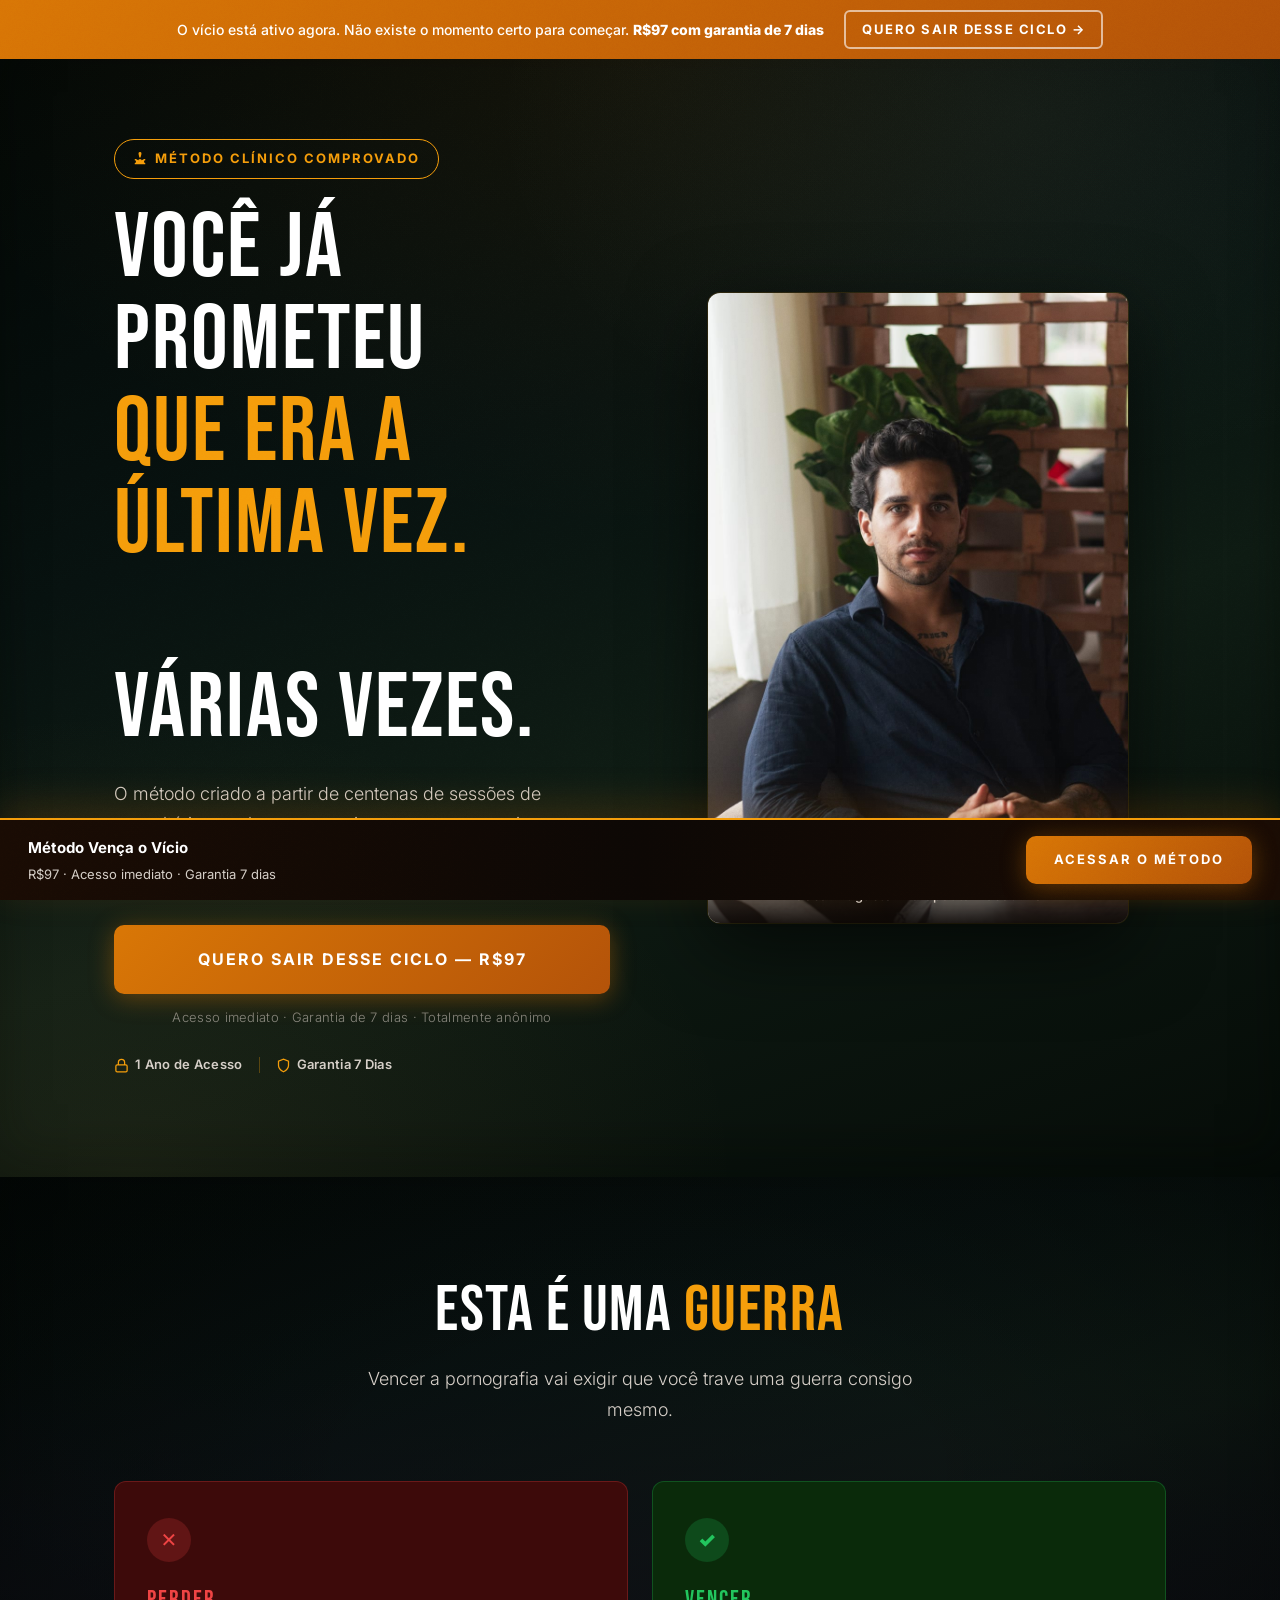
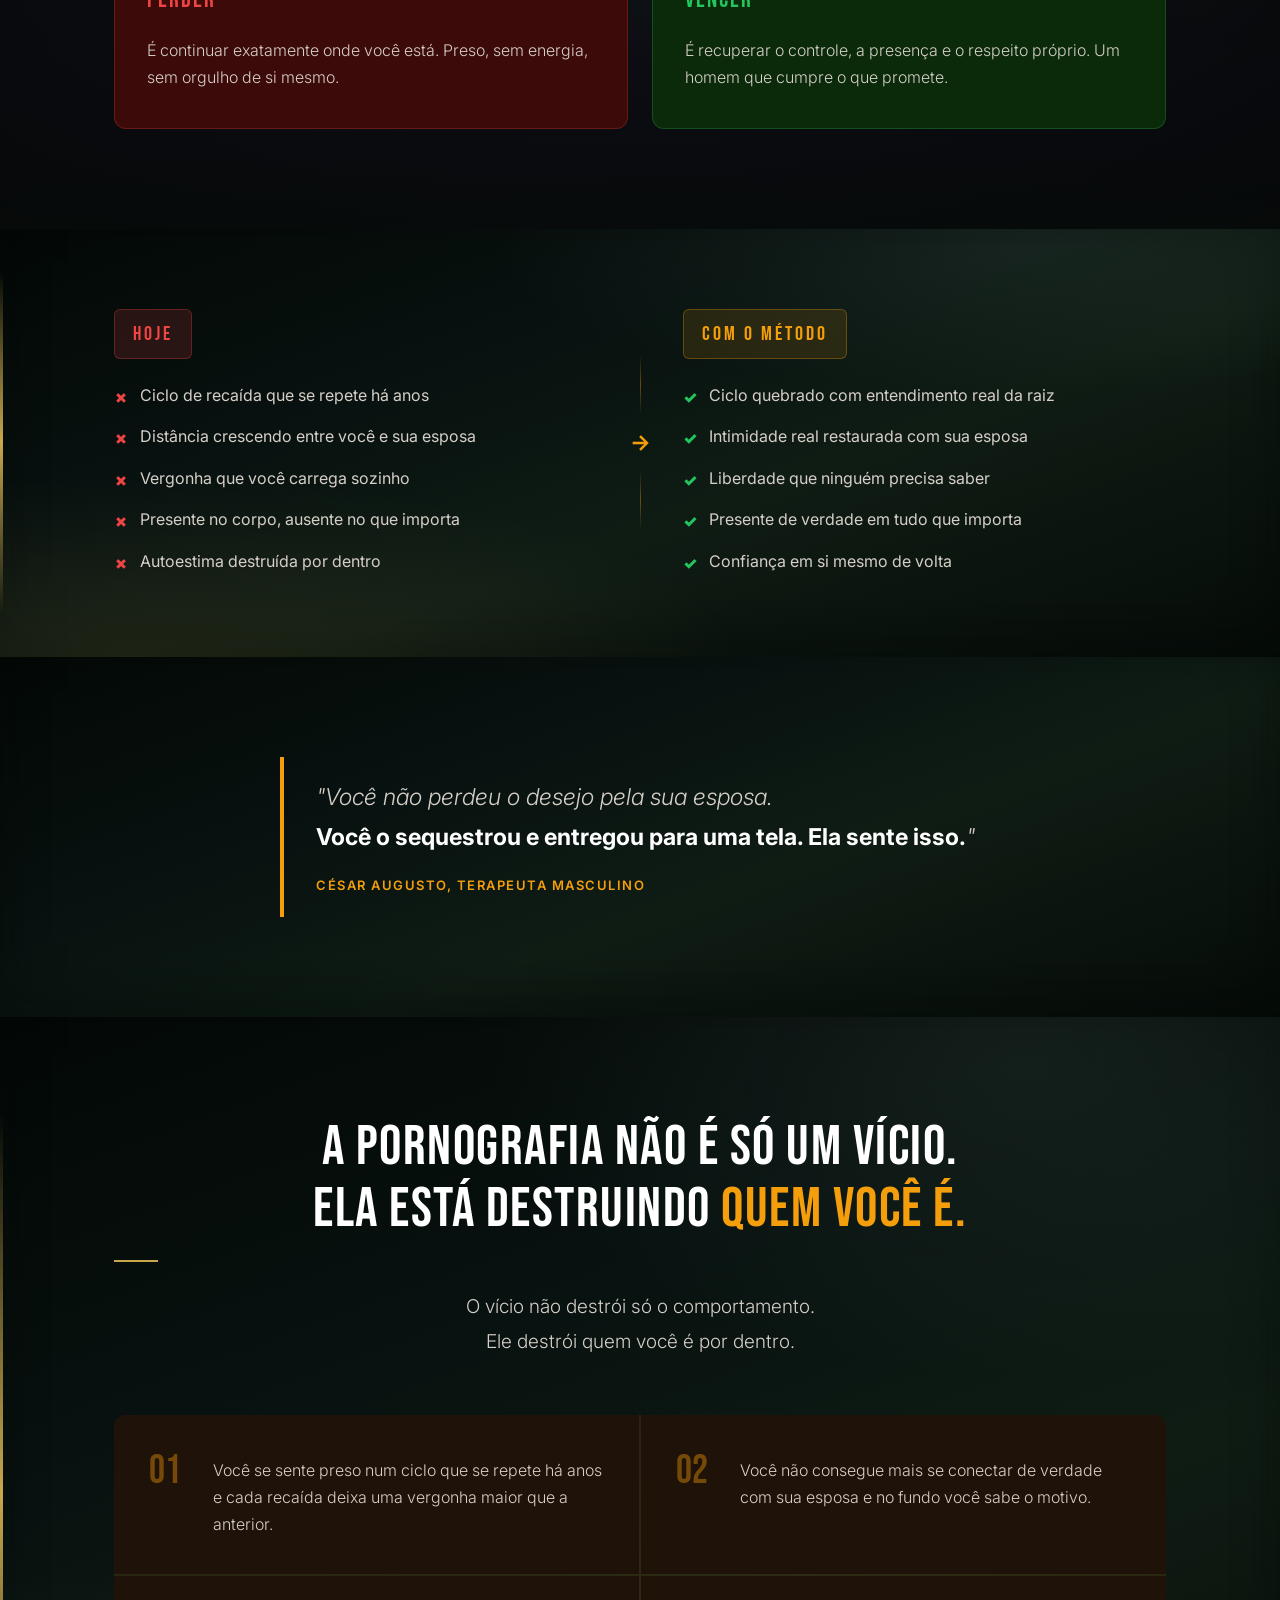
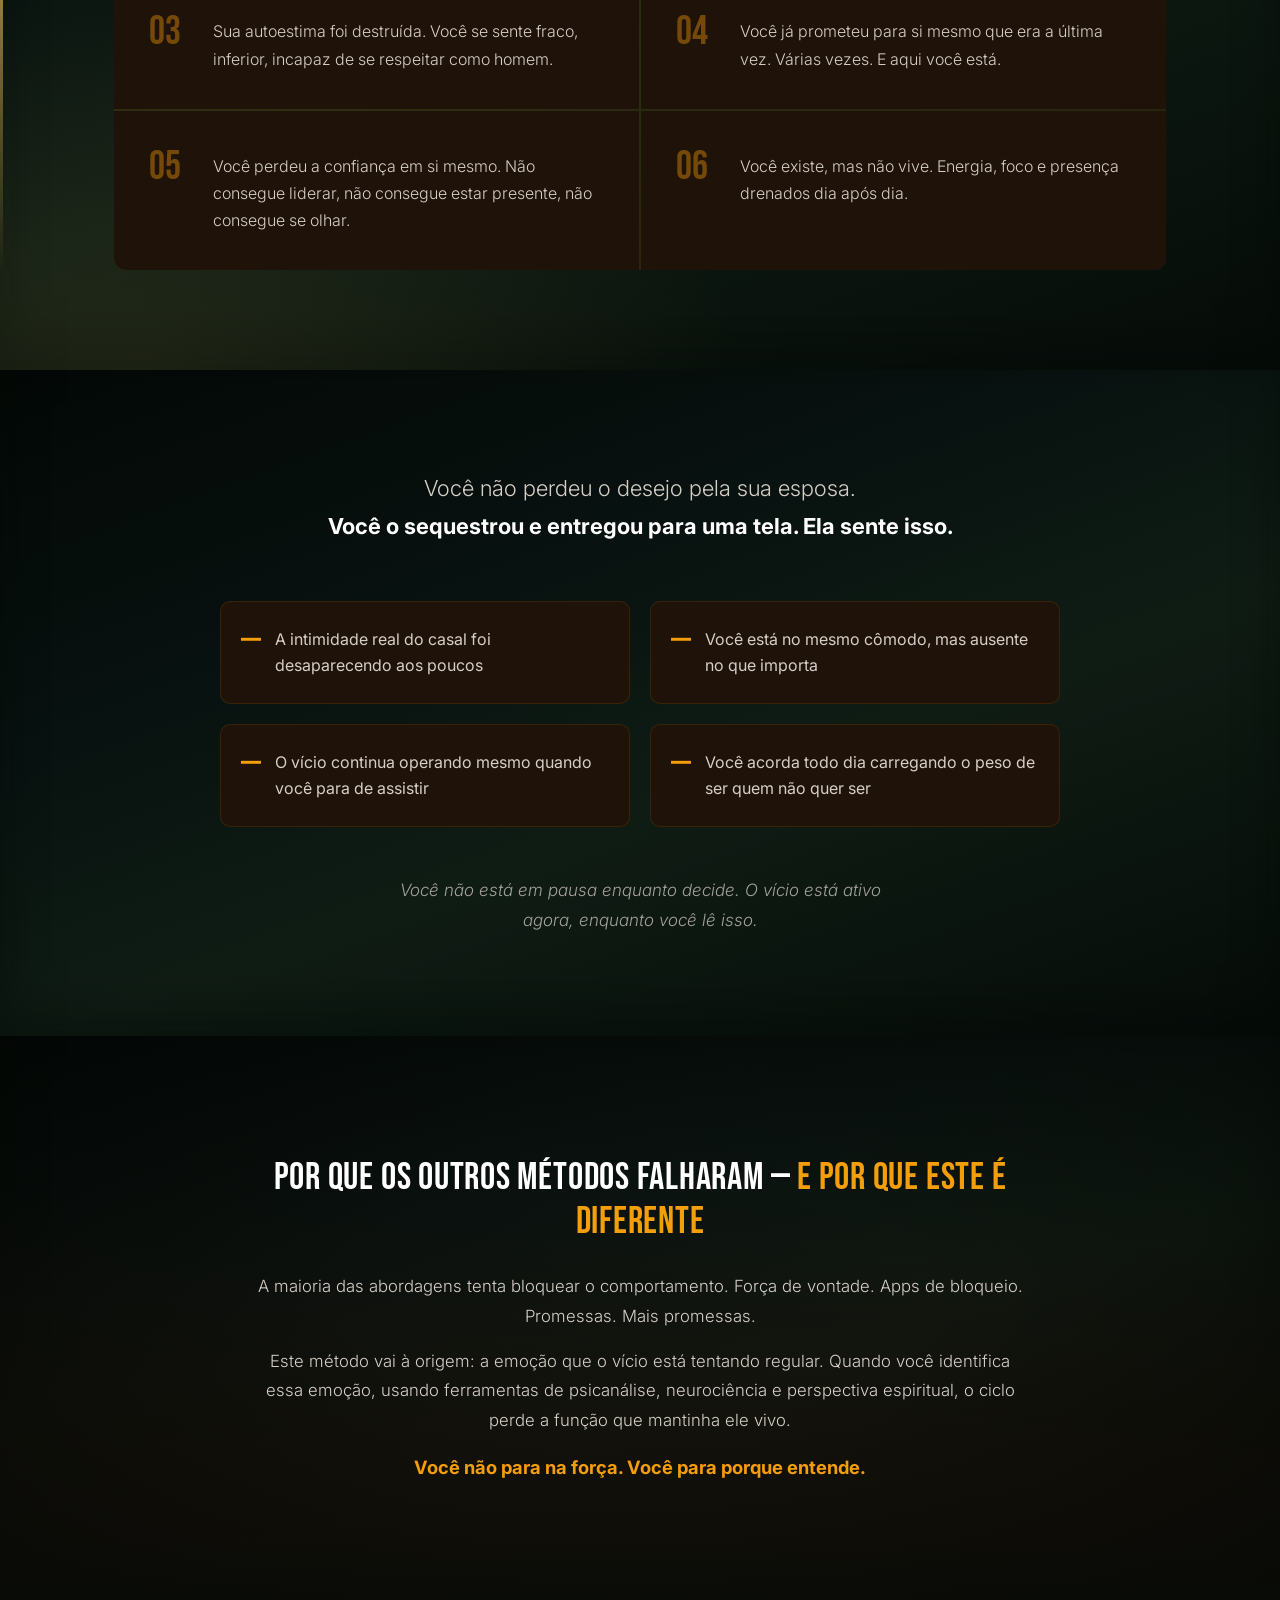
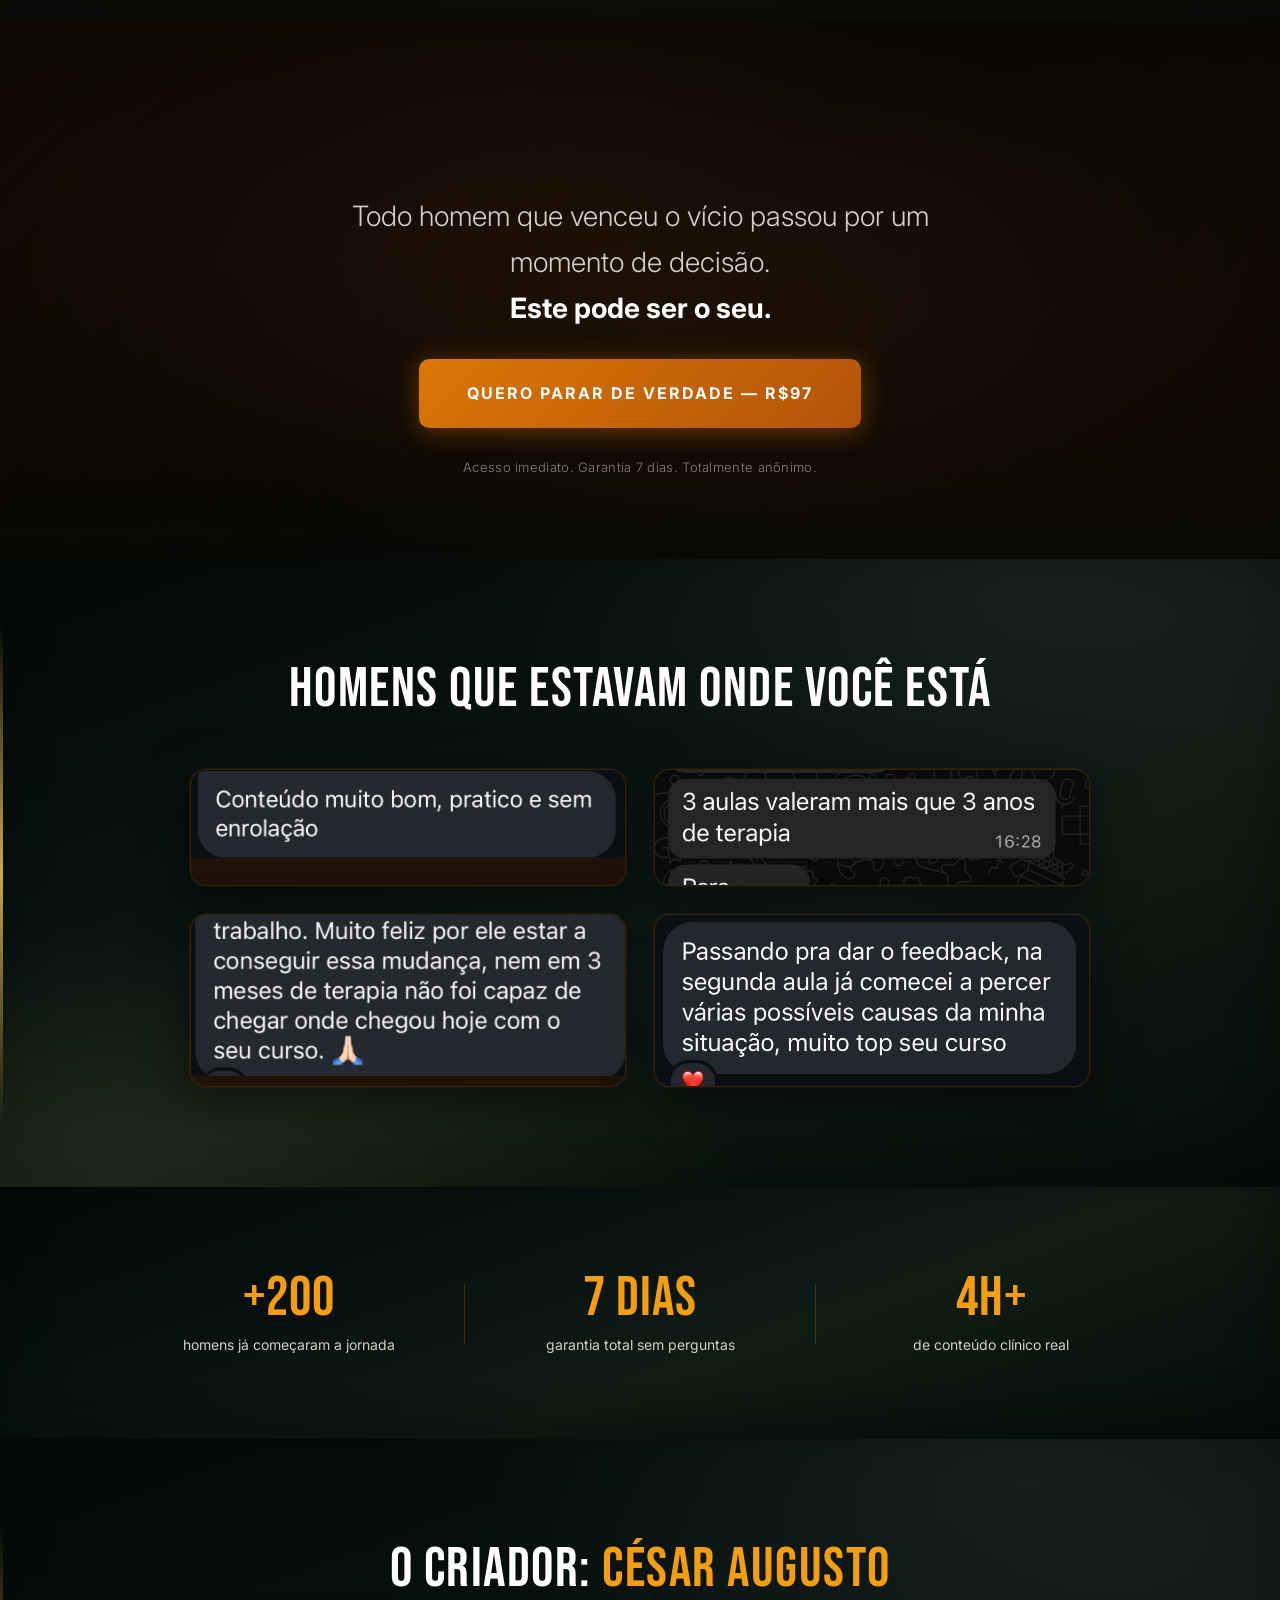
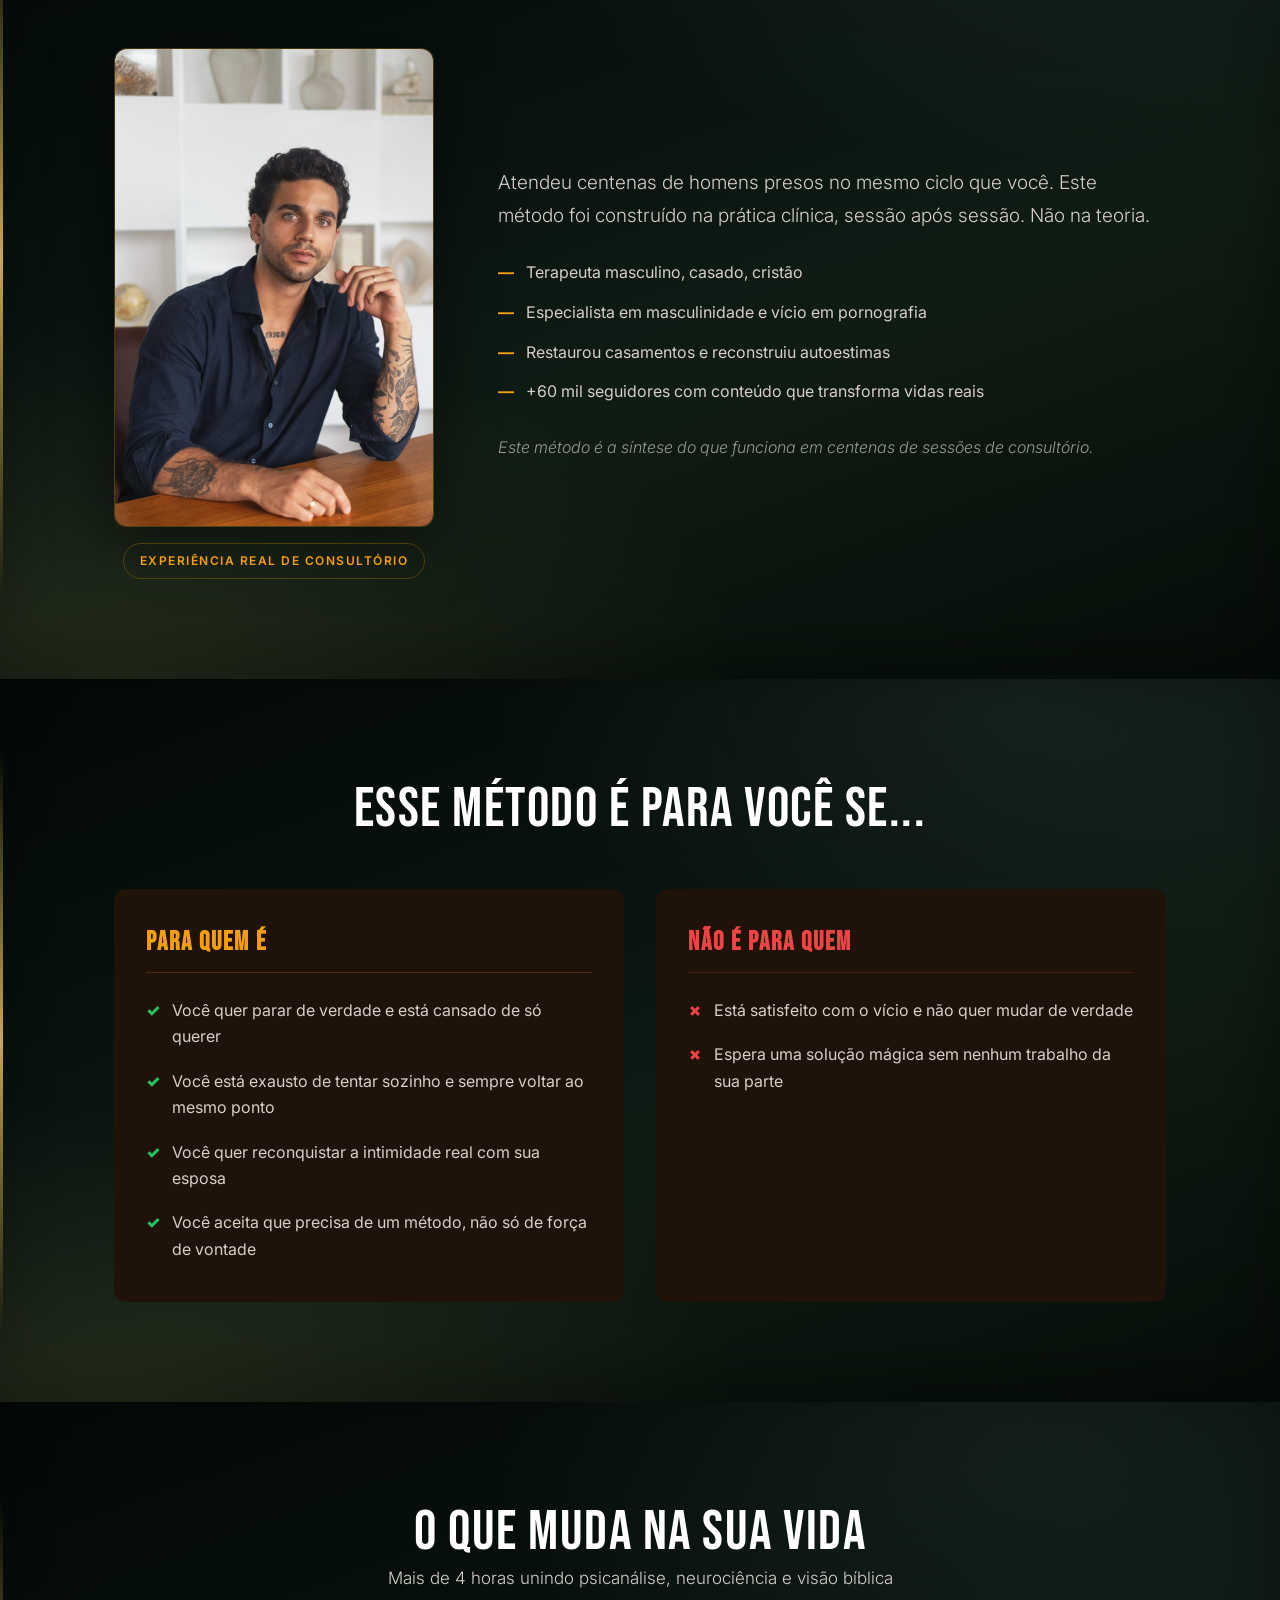
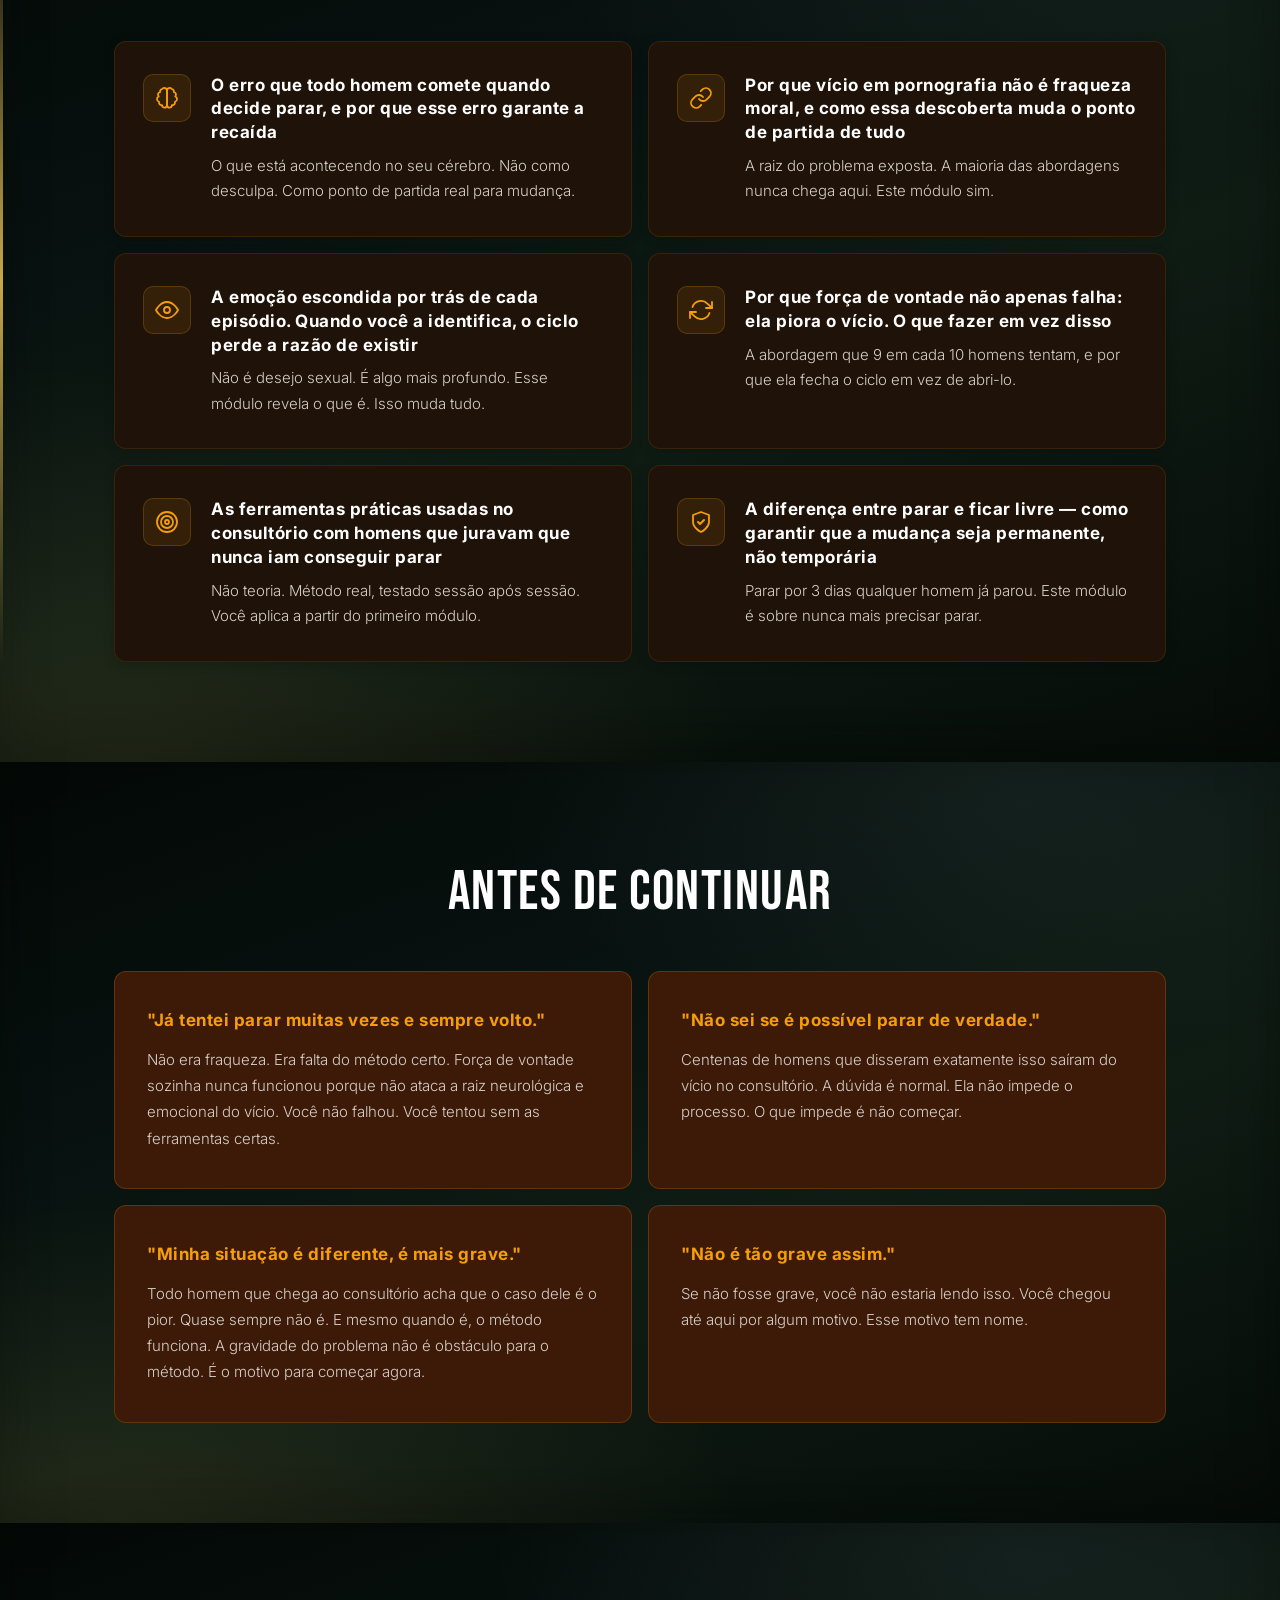
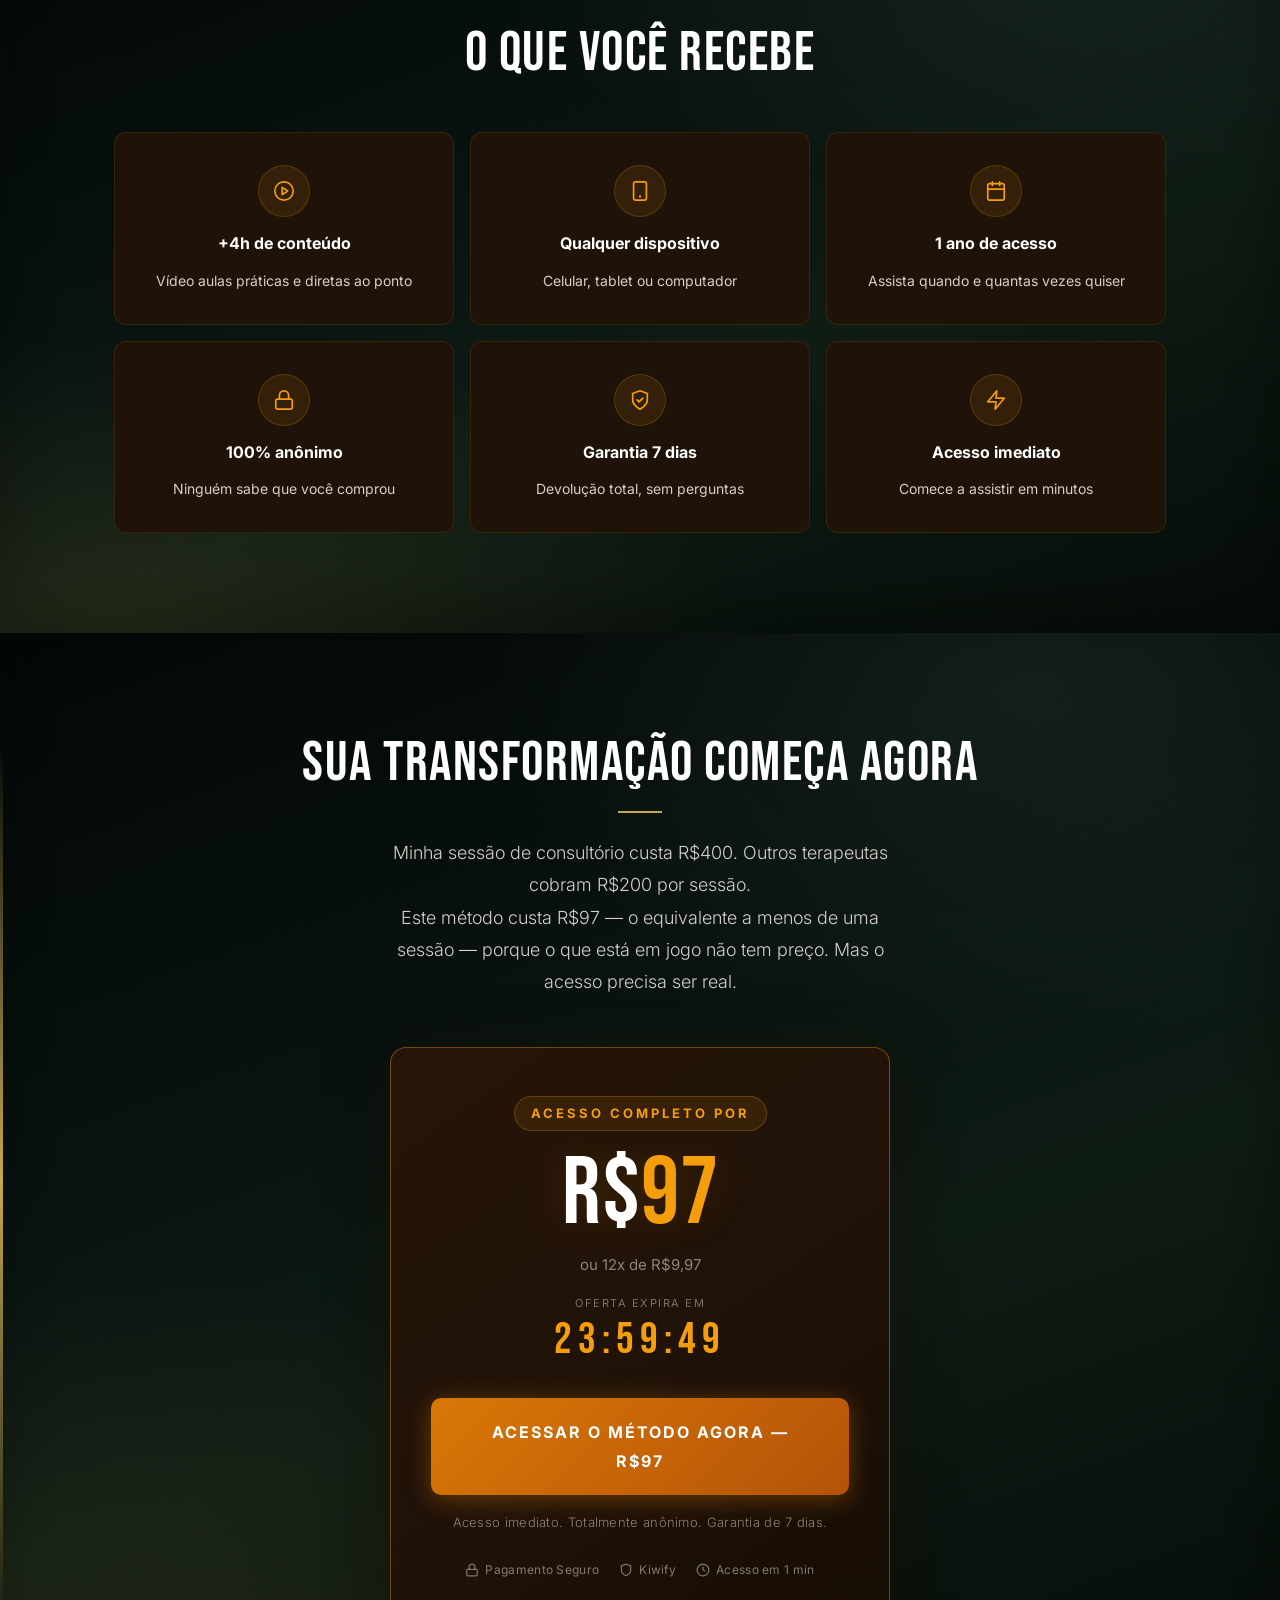
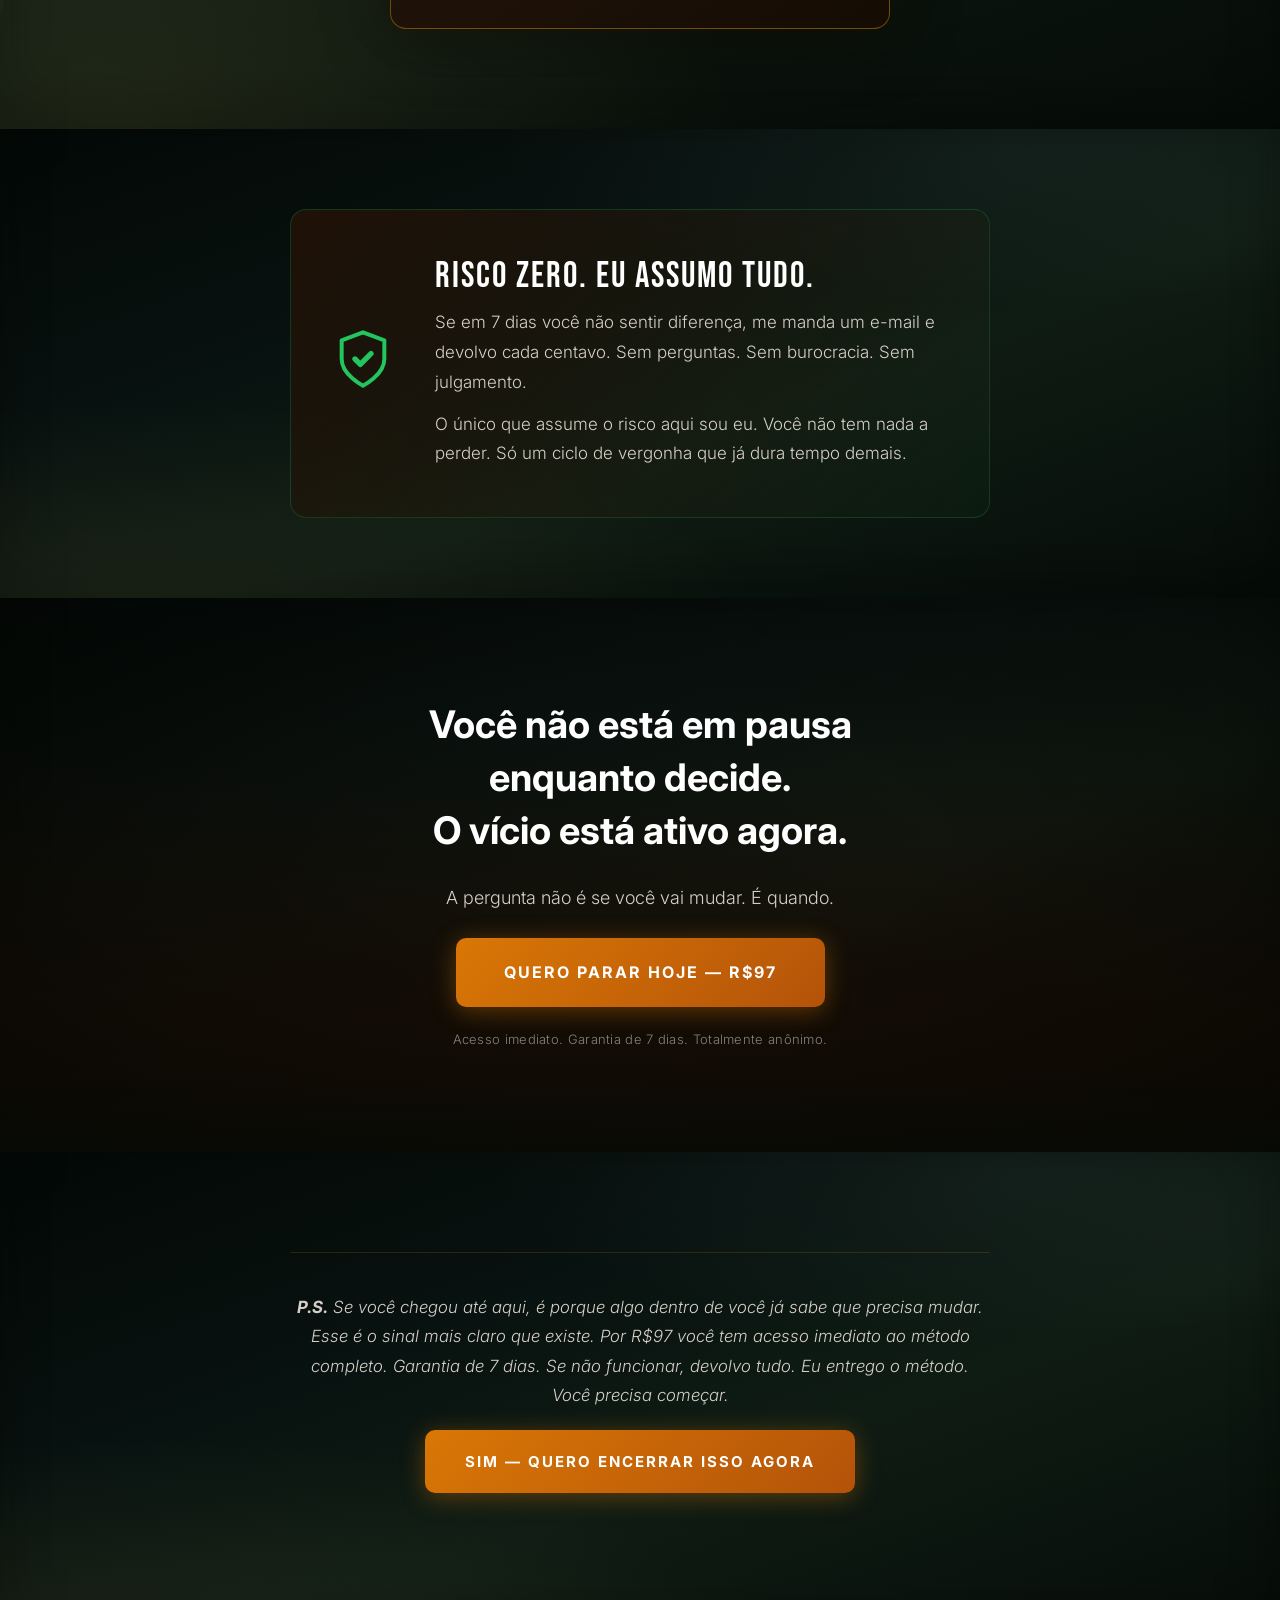
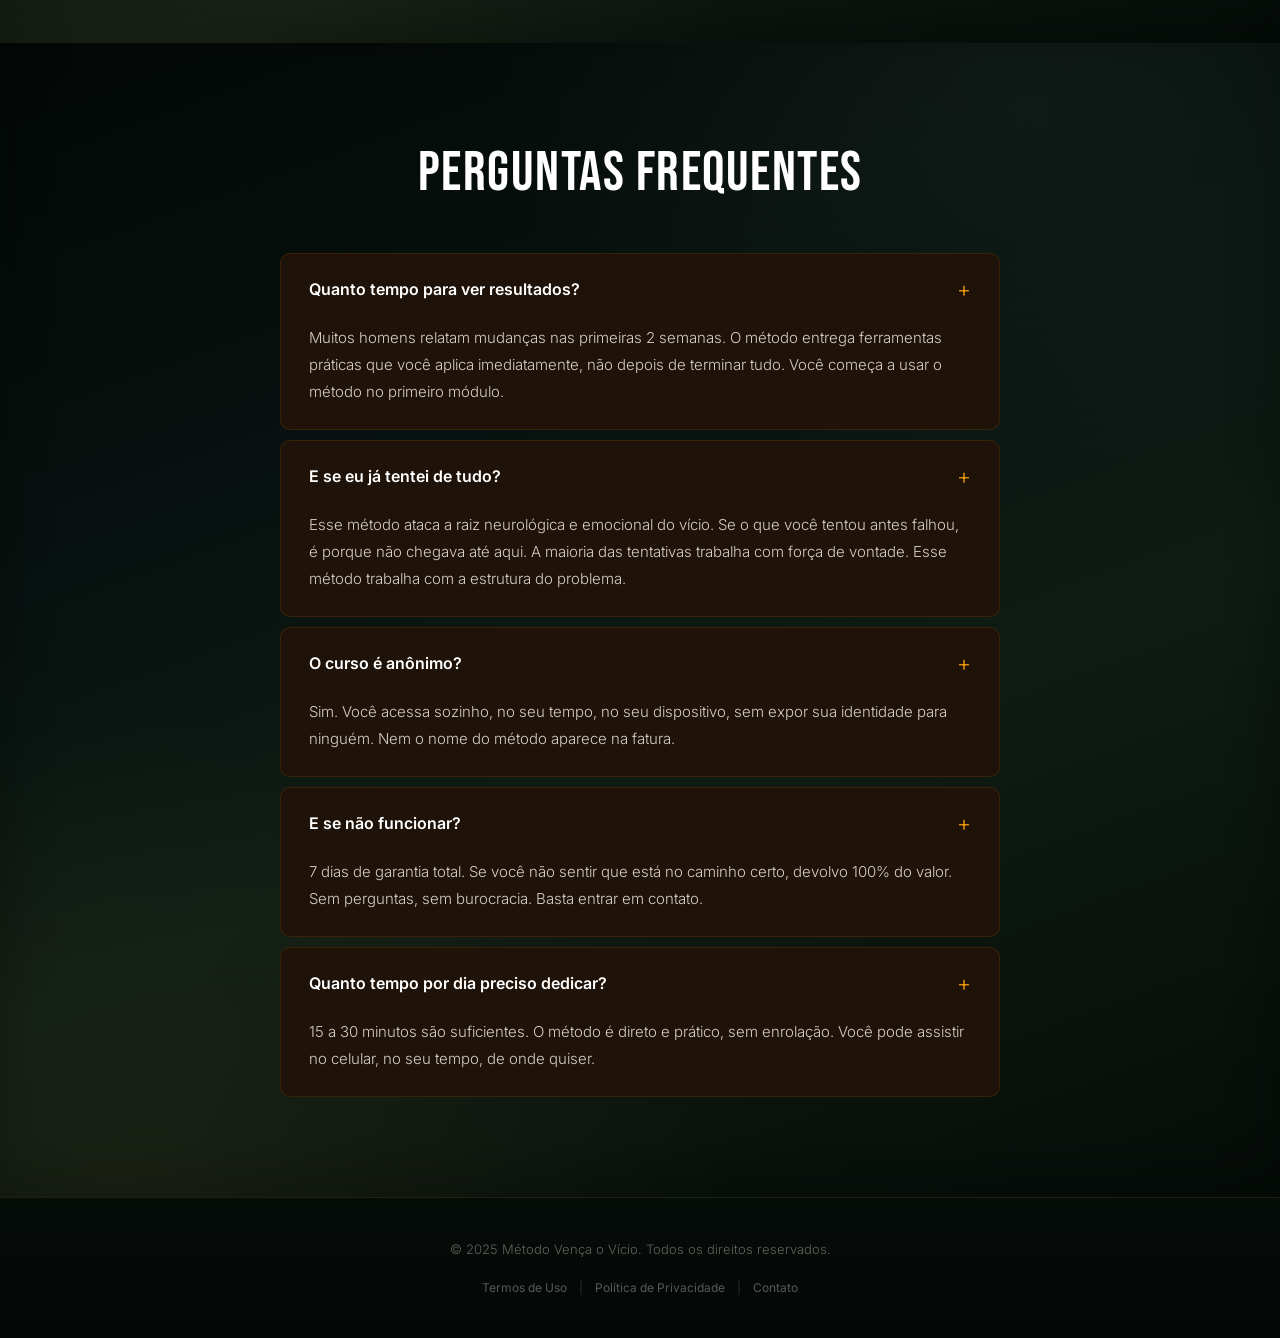
<file: index.html>
<!DOCTYPE html>
<html lang="pt-BR">
<head>
  <meta charset="UTF-8">
  <meta name="viewport" content="width=device-width, initial-scale=1.0">
  <meta name="facebook-domain-verification" content="on02ffdxxyvvmn3a73xogfikma3r4k">
  <meta name="description" content="Método completo para vencer o vício em pornografia. Construído na prática clínica por César Augusto, terapeuta masculino.">
  <meta name="theme-color" content="#0D0805">
  <title>Como Vencer a Pornografia | César Augusto</title>

  <!-- Meta Pixel Code — Vença o Vício (pixel exclusivo) -->
  <script>
  !function(f,b,e,v,n,t,s)
  {if(f.fbq)return;n=f.fbq=function(){n.callMethod?
  n.callMethod.apply(n,arguments):n.queue.push(arguments)};
  if(!f._fbq)f._fbq=n;n.push=n;n.loaded=!0;n.version='2.0';
  n.queue=[];t=b.createElement(e);t.async=!0;
  t.src=v;s=b.getElementsByTagName(e)[0];
  s.parentNode.insertBefore(t,s)}(window, document,'script',
  'https://connect.facebook.net/en_US/fbevents.js');
  fbq('init', '1579962839739087');
  fbq('track', 'PageView');
  fbq('track', 'ViewContent');
  </script>
  <noscript><img height="1" width="1" style="display:none"
  src="https://www.facebook.com/tr?id=1579962839739087&ev=PageView&noscript=1"
  /></noscript>
  <!-- End Meta Pixel Code -->

  <link rel="icon" type="image/svg+xml" href="favicon.svg" />
  <link rel="preconnect" href="https://fonts.googleapis.com">
  <link rel="preconnect" href="https://fonts.gstatic.com" crossorigin>
  <link href="https://fonts.googleapis.com/css2?family=Bebas+Neue&family=Inter:wght@300;400;500;600;700;800&display=swap" rel="stylesheet">

  <link rel="stylesheet" href="css/styles.css">
  <link rel="stylesheet" href="css/premium.css">
</head>
<body>

  <!-- Grain cinematográfico — Khondji/Deakins -->
  <div class="grain-overlay" aria-hidden="true"></div>

  <!-- BARRA DE URGÊNCIA -->
  <div id="urgency-bar">
    <div class="urgency-bar-inner">
      <span class="urgency-bar-text">O vício está ativo agora. Não existe o momento certo para começar. <strong>R$97 com garantia de 7 dias</strong></span>
      <a href="https://pay.kiwify.com.br/yKUfjLY" class="urgency-bar-btn" onclick="fbq('track', 'InitiateCheckout')">QUERO SAIR DESSE CICLO →</a>
    </div>
  </div>

  <!-- ============================================================
       SEÇÃO 1 — HERO
  ============================================================ -->
  <section id="hero" class="section-dark">
    <div class="container hero-split">

      <!-- COLUNA TEXTO -->
      <div class="hero-text-col">
        <div class="hero-badge-pill reveal">
          <svg xmlns="http://www.w3.org/2000/svg" width="14" height="14" viewBox="0 0 24 24" fill="currentColor" aria-hidden="true"><path d="M14.5 2.5c0 1.5-1.5 7-1.5 7h-2S9.5 4 9.5 2.5a2.5 2.5 0 0 1 5 0zM12 12a3 3 0 1 0 0 6 3 3 0 0 0 0-6zm-7 0H3v2l2 1v3l-2 1v2h18v-2l-2-1v-3l2-1v-2h-2l-4 2h-6l-4-2z"/></svg>
          MÉTODO CLÍNICO COMPROVADO
        </div>

        <h1 class="hero-title reveal">
          VOCÊ JÁ PROMETEU<br>
          <span class="title-accent">QUE ERA A ÚLTIMA VEZ.</span><br>
          VÁRIAS VEZES.
        </h1>

        <p class="hero-subtitle reveal">
          O método criado a partir de centenas de sessões de consultório com
          homens que juravam que nunca iam conseguir parar. E pararam.
          Sem força de vontade. Com entendimento real da raiz.
        </p>

        <div class="cta-wrapper reveal">
          <a
            href="https://pay.kiwify.com.br/yKUfjLY"
            class="btn-primary btn-large buy-btn"
            onclick="fbq('track', 'InitiateCheckout')"
            rel="noopener"
          >
            QUERO SAIR DESSE CICLO — R$97
          </a>
          <p class="microcopy">Acesso imediato · Garantia de 7 dias · Totalmente anônimo</p>
        </div>

        <div class="hero-badges reveal">
          <div class="badge-item">
            <svg xmlns="http://www.w3.org/2000/svg" width="15" height="15" viewBox="0 0 24 24" fill="none" stroke="currentColor" stroke-width="2" aria-hidden="true"><rect x="3" y="11" width="18" height="11" rx="2" ry="2"></rect><path d="M7 11V7a5 5 0 0 1 10 0v4"></path></svg>
            1 Ano de Acesso
          </div>
          <div class="badge-divider" aria-hidden="true"></div>
          <div class="badge-item">
            <svg xmlns="http://www.w3.org/2000/svg" width="15" height="15" viewBox="0 0 24 24" fill="none" stroke="currentColor" stroke-width="2" aria-hidden="true"><path d="M12 22s8-4 8-10V5l-8-3-8 3v7c0 6 8 10 8 10z"></path></svg>
            Garantia 7 Dias
          </div>
        </div>
      </div>

      <!-- COLUNA FOTO -->
      <div class="hero-photo-col">
        <div class="hero-cesar-wrapper reveal">
          <img
            src="img/IMG_3899.jpeg"
            alt="César Augusto — terapeuta masculino"
            class="hero-cesar-photo"
            loading="eager"
            fetchpriority="high"
          >
          <div class="hero-cesar-label">César Augusto · Terapeuta Masculino</div>
        </div>
      </div>

    </div>
  </section>

  <!-- ============================================================
       SEÇÃO GUERRA — nova
  ============================================================ -->
  <section id="guerra" class="section-darker section-cine-guerra">
    <div class="cine-vinheta" aria-hidden="true"></div>
    <img class="cine-img-mobile" src="img/cine-guerra.jpg" alt="" loading="lazy">
    <div class="container">
      <div class="guerra-header reveal">
        <h2>ESTA É UMA <span class="accent">GUERRA</span></h2>
      </div>
      <p class="guerra-subtexto reveal">
        Vencer a pornografia vai exigir que você trave uma guerra consigo mesmo.
      </p>

      <div class="guerra-cards">
        <div class="guerra-card guerra-card-perder reveal">
          <div class="guerra-card-icon">✕</div>
          <div class="guerra-card-label">PERDER</div>
          <p>É continuar exatamente onde você está. Preso, sem energia, sem orgulho de si mesmo.</p>
        </div>

        <div class="guerra-card guerra-card-vencer reveal">
          <div class="guerra-card-icon">✓</div>
          <div class="guerra-card-label">VENCER</div>
          <p>É recuperar o controle, a presença e o respeito próprio. Um homem que cumpre o que promete.</p>
        </div>
      </div>
    </div>
  </section>

  <!-- ============================================================
       SEÇÃO 1b — ANTES / DEPOIS
  ============================================================ -->
  <section id="antes-depois" class="section-dark cine-gold-line">
    <div class="cine-storaro" aria-hidden="true"></div>
    <div class="container">
      <div class="ad-grid">
        <div class="ad-col ad-antes">
          <div class="ad-header reveal">
            <span class="ad-label ad-label-antes">HOJE</span>
          </div>
          <ul class="ad-list">
            <li class="reveal"><span class="ad-icon ad-icon-x">✗</span>Ciclo de recaída que se repete há anos</li>
            <li class="reveal"><span class="ad-icon ad-icon-x">✗</span>Distância crescendo entre você e sua esposa</li>
            <li class="reveal"><span class="ad-icon ad-icon-x">✗</span>Vergonha que você carrega sozinho</li>
            <li class="reveal"><span class="ad-icon ad-icon-x">✗</span>Presente no corpo, ausente no que importa</li>
            <li class="reveal"><span class="ad-icon ad-icon-x">✗</span>Autoestima destruída por dentro</li>
          </ul>
        </div>

        <div class="ad-divider" aria-hidden="true">
          <div class="ad-divider-line"></div>
          <div class="ad-divider-arrow">→</div>
          <div class="ad-divider-line"></div>
        </div>

        <div class="ad-col ad-depois">
          <div class="ad-header reveal">
            <span class="ad-label ad-label-depois">COM O MÉTODO</span>
          </div>
          <ul class="ad-list">
            <li class="reveal"><span class="ad-icon ad-icon-check">✓</span>Ciclo quebrado com entendimento real da raiz</li>
            <li class="reveal"><span class="ad-icon ad-icon-check">✓</span>Intimidade real restaurada com sua esposa</li>
            <li class="reveal"><span class="ad-icon ad-icon-check">✓</span>Liberdade que ninguém precisa saber</li>
            <li class="reveal"><span class="ad-icon ad-icon-check">✓</span>Presente de verdade em tudo que importa</li>
            <li class="reveal"><span class="ad-icon ad-icon-check">✓</span>Confiança em si mesmo de volta</li>
          </ul>
        </div>
      </div>
    </div>
  </section>

  <!-- ============================================================
       SEÇÃO FRASE IMPACTO
  ============================================================ -->
  <section id="frase-impacto" class="section-darker">
    <div class="container">
      <div class="frase-impacto-block reveal">
        <p class="frase-impacto-texto">
          "Você não perdeu o desejo pela sua esposa.<br>
          <strong>Você o sequestrou e entregou para uma tela. Ela sente isso.</strong>"
        </p>
        <p class="frase-impacto-autor">César Augusto, Terapeuta Masculino</p>
      </div>
    </div>
  </section>

  <!-- ============================================================
       SEÇÃO 3 — DOR INSTALADA
  ============================================================ -->
  <section id="dor" class="section-dark cine-gold-line">
    <div class="cine-storaro" aria-hidden="true"></div>
    <div class="container">
      <h2 class="section-title centered reveal">
        A PORNOGRAFIA NÃO É SÓ UM VÍCIO.<br>
        ELA ESTÁ DESTRUINDO <span class="accent">QUEM VOCÊ É.</span>
      </h2>
      <hr class="cine-divisor">

      <p class="section-lead reveal">
        O vício não destrói só o comportamento.<br>
        Ele destrói quem você é por dentro.
      </p>

      <div class="cards-grid">
        <div class="pain-card reveal">
          <div class="pain-number">01</div>
          <p>Você se sente preso num ciclo que se repete há anos e cada recaída deixa uma vergonha maior que a anterior.</p>
        </div>
        <div class="pain-card reveal">
          <div class="pain-number">02</div>
          <p>Você não consegue mais se conectar de verdade com sua esposa e no fundo você sabe o motivo.</p>
        </div>
        <div class="pain-card reveal">
          <div class="pain-number">03</div>
          <p>Sua autoestima foi destruída. Você se sente fraco, inferior, incapaz de se respeitar como homem.</p>
        </div>
        <div class="pain-card reveal">
          <div class="pain-number">04</div>
          <p>Você já prometeu para si mesmo que era a última vez. Várias vezes. E aqui você está.</p>
        </div>
        <div class="pain-card reveal">
          <div class="pain-number">05</div>
          <p>Você perdeu a confiança em si mesmo. Não consegue liderar, não consegue estar presente, não consegue se olhar.</p>
        </div>
        <div class="pain-card reveal">
          <div class="pain-number">06</div>
          <p>Você existe, mas não vive. Energia, foco e presença drenados dia após dia.</p>
        </div>
      </div>
    </div>
  </section>

  <!-- ============================================================
       SEÇÃO 4 — CONSEQUÊNCIAS
  ============================================================ -->
  <section id="consequencias" class="section-darker section-consequencias">
    <div class="container">
      <p class="consequencias-abertura reveal">
        Você não perdeu o desejo pela sua esposa.<br>
        <strong>Você o sequestrou e entregou para uma tela. Ela sente isso.</strong>
      </p>

      <div class="consequencias-grid">
        <div class="consequencia-item reveal">
          <div class="consequencia-icone">—</div>
          <span>A intimidade real do casal foi desaparecendo aos poucos</span>
        </div>
        <div class="consequencia-item reveal">
          <div class="consequencia-icone">—</div>
          <span>Você está no mesmo cômodo, mas ausente no que importa</span>
        </div>
        <div class="consequencia-item reveal">
          <div class="consequencia-icone">—</div>
          <span>O vício continua operando mesmo quando você para de assistir</span>
        </div>
        <div class="consequencia-item reveal">
          <div class="consequencia-icone">—</div>
          <span>Você acorda todo dia carregando o peso de ser quem não quer ser</span>
        </div>
      </div>

      <p class="texto-urgente reveal">
        Você não está em pausa enquanto decide. O vício está ativo agora, enquanto você lê isso.
      </p>
    </div>
  </section>

  <!-- MECANISMO -->
  <section id="mecanismo" class="section-dark section-cine-mecanismo">
    <div class="cine-vinheta" aria-hidden="true"></div>
    <img class="cine-img-mobile" src="img/cine-recaida.jpg" alt="" loading="lazy">
    <div class="container">
      <div class="mecanismo-block reveal">
        <h2 class="mecanismo-titulo">POR QUE OS OUTROS MÉTODOS FALHARAM — <span class="accent">E POR QUE ESTE É DIFERENTE</span></h2>
        <p class="mecanismo-texto">
          A maioria das abordagens tenta bloquear o comportamento. Força de vontade. Apps de bloqueio. Promessas. Mais promessas.
        </p>
        <p class="mecanismo-texto">
          Este método vai à origem: a emoção que o vício está tentando regular. Quando você identifica essa emoção, usando ferramentas de psicanálise, neurociência e perspectiva espiritual, o ciclo perde a função que mantinha ele vivo.
        </p>
        <p class="mecanismo-texto mecanismo-destaque">
          <strong>Você não para na força. Você para porque entende.</strong>
        </p>
      </div>
    </div>
  </section>

  <!-- VIRADA -->
  <section id="virada" class="section-virada section-cine-virada">
    <div class="cine-vinheta" aria-hidden="true"></div>
    <img class="cine-img-mobile" src="img/cine-virada.jpg" alt="" loading="lazy">
    <div class="container virada-content">
      <p class="virada-texto reveal">
        Todo homem que venceu o vício passou por um momento de decisão.<br>
        <strong>Este pode ser o seu.</strong>
      </p>
      <a href="https://pay.kiwify.com.br/yKUfjLY" class="btn-primary btn-large buy-btn reveal" onclick="fbq('track', 'InitiateCheckout')">
        QUERO PARAR DE VERDADE — R$97
      </a>
      <p class="microcopy reveal">Acesso imediato. Garantia 7 dias. Totalmente anônimo.</p>
    </div>
  </section>

  <!-- ============================================================
       SEÇÃO 5 — DEPOIMENTOS
  ============================================================ -->
  <section id="depoimentos" class="section-dark cine-gold-line">
    <div class="cine-storaro" aria-hidden="true"></div>
    <div class="container">
      <h2 class="section-title centered reveal">HOMENS QUE ESTAVAM ONDE VOCÊ ESTÁ</h2>

      <div class="testimonials-grid testimonials-screenshots">
        <div class="testimonial-screenshot-card reveal">
          <img
            src="img/IMG_3076.jpeg"
            alt="Depoimento: 3 aulas valeram mais que 3 anos de terapia"
            class="depo-screenshot"
            loading="lazy"
          >
        </div>

        <div class="testimonial-screenshot-card reveal">
          <img
            src="img/IMG_3575.jpeg"
            alt="Depoimento: Nem em 3 meses de terapia foi capaz de chegar onde chegou hoje com o seu curso"
            class="depo-screenshot"
            loading="lazy"
          >
        </div>

        <div class="testimonial-screenshot-card reveal">
          <img
            src="img/IMG_3576.jpeg"
            alt="Depoimento: Na segunda aula já comecei a perceber várias possíveis causas da minha situação"
            class="depo-screenshot"
            loading="lazy"
          >
        </div>

        <div class="testimonial-screenshot-card reveal">
          <img
            src="img/IMG_3710.jpeg"
            alt="Depoimento: Conteúdo muito bom, pratico e sem enrolação"
            class="depo-screenshot"
            loading="lazy"
          >
        </div>
      </div>
    </div>
  </section>

  <!-- PROVA SOCIAL -->
  <section id="prova-social" class="section-darker prova-social-section">
    <div class="container">
      <div class="prova-social-grid">
        <div class="prova-stat reveal">
          <div class="prova-num" data-counter="200">+200</div>
          <div class="prova-label">homens já começaram a jornada</div>
        </div>
        <div class="prova-divider"></div>
        <div class="prova-stat reveal">
          <div class="prova-num">7 dias</div>
          <div class="prova-label">garantia total sem perguntas</div>
        </div>
        <div class="prova-divider"></div>
        <div class="prova-stat reveal">
          <div class="prova-num">4h+</div>
          <div class="prova-label">de conteúdo clínico real</div>
        </div>
      </div>
    </div>
  </section>

  <!-- ============================================================
       SEÇÃO 6 — AUTORIDADE
  ============================================================ -->
  <section id="autoridade" class="section-dark cine-gold-line">
    <div class="cine-storaro" aria-hidden="true"></div>
    <div class="container">
      <h2 class="section-title centered reveal">O CRIADOR: <span class="accent">CÉSAR AUGUSTO</span></h2>

      <div class="autoridade-content">
        <div class="autoridade-foto-col reveal">
          <div class="cesar-photo-wrapper">
            <img
              src="img/IMG_3891.jpeg"
              alt="César Augusto — terapeuta masculino"
              class="cesar-photo"
              loading="lazy"
            >
          </div>
          <div class="autoridade-badge">Experiência real de consultório</div>
        </div>

        <div class="autoridade-texto reveal">
          <p class="autoridade-lead">
            Atendeu centenas de homens presos no mesmo ciclo que você. Este método foi construído na prática clínica, sessão após sessão. Não na teoria.
          </p>
          <ul class="autoridade-bullets">
            <li>Terapeuta masculino, casado, cristão</li>
            <li>Especialista em masculinidade e vício em pornografia</li>
            <li>Restaurou casamentos e reconstruiu autoestimas</li>
            <li>+60 mil seguidores com conteúdo que transforma vidas reais</li>
          </ul>
          <p class="autoridade-fechamento">
            Este método é a síntese do que funciona em centenas de sessões de consultório.
          </p>
        </div>
      </div>
    </div>
  </section>

  <!-- ============================================================
       SEÇÃO 7 — PARA QUEM É
  ============================================================ -->
  <section id="para-quem" class="section-darker cine-gold-line">
    <div class="cine-storaro" aria-hidden="true"></div>
    <div class="container">
      <h2 class="section-title centered reveal">ESSE MÉTODO É PARA VOCÊ SE...</h2>

      <div class="para-quem-grid">
        <div class="para-quem-col">
          <h3 class="col-title col-sim reveal">Para quem é</h3>
          <ul class="para-quem-list">
            <li class="reveal">
              <span class="check-icon" aria-hidden="true">✓</span>
              Você quer parar de verdade e está cansado de só querer
            </li>
            <li class="reveal">
              <span class="check-icon" aria-hidden="true">✓</span>
              Você está exausto de tentar sozinho e sempre voltar ao mesmo ponto
            </li>
            <li class="reveal">
              <span class="check-icon" aria-hidden="true">✓</span>
              Você quer reconquistar a intimidade real com sua esposa
            </li>
            <li class="reveal">
              <span class="check-icon" aria-hidden="true">✓</span>
              Você aceita que precisa de um método, não só de força de vontade
            </li>
          </ul>
        </div>

        <div class="para-quem-col">
          <h3 class="col-title col-nao reveal">Não é para quem</h3>
          <ul class="para-quem-list">
            <li class="reveal">
              <span class="x-icon" aria-hidden="true">✗</span>
              Está satisfeito com o vício e não quer mudar de verdade
            </li>
            <li class="reveal">
              <span class="x-icon" aria-hidden="true">✗</span>
              Espera uma solução mágica sem nenhum trabalho da sua parte
            </li>
          </ul>
        </div>
      </div>
    </div>
  </section>

  <!-- ============================================================
       SEÇÃO 8 — MÓDULOS
  ============================================================ -->
  <section id="modulos" class="section-dark cine-gold-line">
    <div class="cine-storaro" aria-hidden="true"></div>
    <div class="container">
      <h2 class="section-title centered reveal">O QUE MUDA NA SUA VIDA</h2>
      <p class="section-subtitle centered reveal">
        Mais de 4 horas unindo psicanálise, neurociência e visão bíblica
      </p>

      <div class="modulos-grid">
        <div class="modulo-card reveal">
          <div class="modulo-icon">
            <svg xmlns="http://www.w3.org/2000/svg" width="24" height="24" viewBox="0 0 24 24" fill="none" stroke="currentColor" stroke-width="1.8" stroke-linecap="round" stroke-linejoin="round"><path d="M9.5 2A2.5 2.5 0 0 1 12 4.5v15a2.5 2.5 0 0 1-4.96-.46 2.5 2.5 0 0 1-2.96-3.08 3 3 0 0 1-.34-5.58 2.5 2.5 0 0 1 1.32-4.24 2.5 2.5 0 0 1 1.98-3A2.5 2.5 0 0 1 9.5 2Z"/><path d="M14.5 2A2.5 2.5 0 0 0 12 4.5v15a2.5 2.5 0 0 0 4.96-.46 2.5 2.5 0 0 0 2.96-3.08 3 3 0 0 0 .34-5.58 2.5 2.5 0 0 0-1.32-4.24 2.5 2.5 0 0 0-1.98-3A2.5 2.5 0 0 0 14.5 2Z"/></svg>
          </div>
          <div class="modulo-content">
            <h3>O erro que todo homem comete quando decide parar, e por que esse erro garante a recaída</h3>
            <p>O que está acontecendo no seu cérebro. Não como desculpa. Como ponto de partida real para mudança.</p>
          </div>
        </div>

        <div class="modulo-card reveal">
          <div class="modulo-icon">
            <svg xmlns="http://www.w3.org/2000/svg" width="24" height="24" viewBox="0 0 24 24" fill="none" stroke="currentColor" stroke-width="1.8" stroke-linecap="round" stroke-linejoin="round"><path d="M10 13a5 5 0 0 0 7.54.54l3-3a5 5 0 0 0-7.07-7.07l-1.72 1.71"/><path d="M14 11a5 5 0 0 0-7.54-.54l-3 3a5 5 0 0 0 7.07 7.07l1.71-1.71"/></svg>
          </div>
          <div class="modulo-content">
            <h3>Por que vício em pornografia não é fraqueza moral, e como essa descoberta muda o ponto de partida de tudo</h3>
            <p>A raiz do problema exposta. A maioria das abordagens nunca chega aqui. Este módulo sim.</p>
          </div>
        </div>

        <div class="modulo-card reveal">
          <div class="modulo-icon">
            <svg xmlns="http://www.w3.org/2000/svg" width="24" height="24" viewBox="0 0 24 24" fill="none" stroke="currentColor" stroke-width="1.8" stroke-linecap="round" stroke-linejoin="round"><path d="M1 12s4-8 11-8 11 8 11 8-4 8-11 8-11-8-11-8z"/><circle cx="12" cy="12" r="3"/></svg>
          </div>
          <div class="modulo-content">
            <h3>A emoção escondida por trás de cada episódio. Quando você a identifica, o ciclo perde a razão de existir</h3>
            <p>Não é desejo sexual. É algo mais profundo. Esse módulo revela o que é. Isso muda tudo.</p>
          </div>
        </div>

        <div class="modulo-card reveal">
          <div class="modulo-icon">
            <svg xmlns="http://www.w3.org/2000/svg" width="24" height="24" viewBox="0 0 24 24" fill="none" stroke="currentColor" stroke-width="1.8" stroke-linecap="round" stroke-linejoin="round"><polyline points="23 4 23 10 17 10"/><polyline points="1 20 1 14 7 14"/><path d="M3.51 9a9 9 0 0 1 14.85-3.36L23 10M1 14l4.64 4.36A9 9 0 0 0 20.49 15"/></svg>
          </div>
          <div class="modulo-content">
            <h3>Por que força de vontade não apenas falha: ela piora o vício. O que fazer em vez disso</h3>
            <p>A abordagem que 9 em cada 10 homens tentam, e por que ela fecha o ciclo em vez de abri-lo.</p>
          </div>
        </div>

        <div class="modulo-card reveal">
          <div class="modulo-icon">
            <svg xmlns="http://www.w3.org/2000/svg" width="24" height="24" viewBox="0 0 24 24" fill="none" stroke="currentColor" stroke-width="1.8" stroke-linecap="round" stroke-linejoin="round"><circle cx="12" cy="12" r="10"/><circle cx="12" cy="12" r="6"/><circle cx="12" cy="12" r="2"/></svg>
          </div>
          <div class="modulo-content">
            <h3>As ferramentas práticas usadas no consultório com homens que juravam que nunca iam conseguir parar</h3>
            <p>Não teoria. Método real, testado sessão após sessão. Você aplica a partir do primeiro módulo.</p>
          </div>
        </div>

        <div class="modulo-card reveal">
          <div class="modulo-icon">
            <svg xmlns="http://www.w3.org/2000/svg" width="24" height="24" viewBox="0 0 24 24" fill="none" stroke="currentColor" stroke-width="1.8" stroke-linecap="round" stroke-linejoin="round"><path d="M12 22s8-4 8-10V5l-8-3-8 3v7c0 6 8 10 8 10z"/><polyline points="9 12 11 14 15 10" stroke-width="2"/></svg>
          </div>
          <div class="modulo-content">
            <h3>A diferença entre parar e ficar livre — como garantir que a mudança seja permanente, não temporária</h3>
            <p>Parar por 3 dias qualquer homem já parou. Este módulo é sobre nunca mais precisar parar.</p>
          </div>
        </div>
      </div>
    </div>
  </section>

  <!-- ============================================================
       SEÇÃO 9 — DESTRUIÇÃO DE OBJEÇÕES
  ============================================================ -->
  <section id="objecoes" class="section-darker">
    <div class="cine-storaro" aria-hidden="true"></div>
    <div class="container">
      <h2 class="section-title centered reveal">ANTES DE CONTINUAR</h2>

      <div class="objecoes-grid">
        <div class="objecao-card reveal">
          <h3 class="objecao-pergunta">"Já tentei parar muitas vezes e sempre volto."</h3>
          <p class="objecao-resposta">
            Não era fraqueza. Era falta do método certo. Força de vontade sozinha nunca funcionou
            porque não ataca a raiz neurológica e emocional do vício. Você não falhou.
            Você tentou sem as ferramentas certas.
          </p>
        </div>

        <div class="objecao-card reveal">
          <h3 class="objecao-pergunta">"Não sei se é possível parar de verdade."</h3>
          <p class="objecao-resposta">
            Centenas de homens que disseram exatamente isso saíram do vício no consultório.
            A dúvida é normal. Ela não impede o processo. O que impede é não começar.
          </p>
        </div>

        <div class="objecao-card reveal">
          <h3 class="objecao-pergunta">"Minha situação é diferente, é mais grave."</h3>
          <p class="objecao-resposta">
            Todo homem que chega ao consultório acha que o caso dele é o pior. Quase sempre
            não é. E mesmo quando é, o método funciona. A gravidade do problema não é
            obstáculo para o método. É o motivo para começar agora.
          </p>
        </div>

        <div class="objecao-card reveal">
          <h3 class="objecao-pergunta">"Não é tão grave assim."</h3>
          <p class="objecao-resposta">
            Se não fosse grave, você não estaria lendo isso. Você chegou até aqui por algum
            motivo. Esse motivo tem nome.
          </p>
        </div>
      </div>
    </div>
  </section>

  <!-- ============================================================
       SEÇÃO 9b — O QUE VOCÊ RECEBE
  ============================================================ -->
  <section id="o-que-recebe" class="section-dark">
    <div class="cine-storaro" aria-hidden="true"></div>
    <div class="container">
      <h2 class="section-title centered reveal">O QUE VOCÊ RECEBE</h2>

      <div class="recebe-grid">
        <div class="recebe-item reveal">
          <div class="recebe-icon">
            <svg xmlns="http://www.w3.org/2000/svg" width="22" height="22" viewBox="0 0 24 24" fill="none" stroke="currentColor" stroke-width="1.8" stroke-linecap="round" stroke-linejoin="round"><circle cx="12" cy="12" r="10"/><polygon points="10 8 16 12 10 16 10 8"/></svg>
          </div>
          <div class="recebe-titulo">+4h de conteúdo</div>
          <div class="recebe-desc">Vídeo aulas práticas e diretas ao ponto</div>
        </div>

        <div class="recebe-item reveal">
          <div class="recebe-icon">
            <svg xmlns="http://www.w3.org/2000/svg" width="22" height="22" viewBox="0 0 24 24" fill="none" stroke="currentColor" stroke-width="1.8" stroke-linecap="round" stroke-linejoin="round"><rect x="5" y="2" width="14" height="20" rx="2" ry="2"/><line x1="12" y1="18" x2="12.01" y2="18" stroke-width="2.5"/></svg>
          </div>
          <div class="recebe-titulo">Qualquer dispositivo</div>
          <div class="recebe-desc">Celular, tablet ou computador</div>
        </div>

        <div class="recebe-item reveal">
          <div class="recebe-icon">
            <svg xmlns="http://www.w3.org/2000/svg" width="22" height="22" viewBox="0 0 24 24" fill="none" stroke="currentColor" stroke-width="1.8" stroke-linecap="round" stroke-linejoin="round"><rect x="3" y="4" width="18" height="18" rx="2" ry="2"/><line x1="16" y1="2" x2="16" y2="6"/><line x1="8" y1="2" x2="8" y2="6"/><line x1="3" y1="10" x2="21" y2="10"/></svg>
          </div>
          <div class="recebe-titulo">1 ano de acesso</div>
          <div class="recebe-desc">Assista quando e quantas vezes quiser</div>
        </div>

        <div class="recebe-item reveal">
          <div class="recebe-icon">
            <svg xmlns="http://www.w3.org/2000/svg" width="22" height="22" viewBox="0 0 24 24" fill="none" stroke="currentColor" stroke-width="1.8" stroke-linecap="round" stroke-linejoin="round"><rect x="3" y="11" width="18" height="11" rx="2" ry="2"/><path d="M7 11V7a5 5 0 0 1 10 0v4"/></svg>
          </div>
          <div class="recebe-titulo">100% anônimo</div>
          <div class="recebe-desc">Ninguém sabe que você comprou</div>
        </div>

        <div class="recebe-item reveal">
          <div class="recebe-icon">
            <svg xmlns="http://www.w3.org/2000/svg" width="22" height="22" viewBox="0 0 24 24" fill="none" stroke="currentColor" stroke-width="1.8" stroke-linecap="round" stroke-linejoin="round"><path d="M12 22s8-4 8-10V5l-8-3-8 3v7c0 6 8 10 8 10z"/><polyline points="9 12 11 14 15 10" stroke-width="2"/></svg>
          </div>
          <div class="recebe-titulo">Garantia 7 dias</div>
          <div class="recebe-desc">Devolução total, sem perguntas</div>
        </div>

        <div class="recebe-item reveal">
          <div class="recebe-icon">
            <svg xmlns="http://www.w3.org/2000/svg" width="22" height="22" viewBox="0 0 24 24" fill="none" stroke="currentColor" stroke-width="1.8" stroke-linecap="round" stroke-linejoin="round"><polygon points="13 2 3 14 12 14 11 22 21 10 12 10 13 2"/></svg>
          </div>
          <div class="recebe-titulo">Acesso imediato</div>
          <div class="recebe-desc">Comece a assistir em minutos</div>
        </div>
      </div>
    </div>
  </section>

  <!-- ============================================================
       SEÇÃO 10 — PREÇO
  ============================================================ -->
  <section id="preco" class="section-darker cine-gold-line">
    <div class="cine-storaro" aria-hidden="true"></div>
    <div class="container">
      <h2 class="section-title centered reveal">SUA TRANSFORMAÇÃO COMEÇA AGORA</h2>
      <hr class="cine-divisor" style="margin:16px auto 24px;">

      <p class="preco-ancoragem reveal">
        Minha sessão de consultório custa R$400. Outros terapeutas cobram R$200 por sessão.<br>
        Este método custa R$97 — o equivalente a menos de uma sessão — porque o que está em jogo não tem preço. Mas o acesso precisa ser real.
      </p>

      <div class="preco-box reveal">
        <div class="preco-label">Acesso completo por</div>
        <div class="preco-valor">R$<span>97</span></div>
        <div class="preco-parcelamento">ou 12x de R$9,97</div>

        <div class="countdown-wrapper">
          <span class="countdown-label">Oferta expira em</span>
          <span id="countdown-timer" class="countdown-display">--:--:--</span>
        </div>

        <a
          href="https://pay.kiwify.com.br/yKUfjLY"
          class="btn-primary btn-large buy-btn"
          onclick="fbq('track', 'InitiateCheckout')"
          rel="noopener"
        >
          ACESSAR O MÉTODO AGORA — R$97
        </a>

        <p class="microcopy">Acesso imediato. Totalmente anônimo. Garantia de 7 dias.</p>

        <div class="security-badges">
          <div class="sec-badge">
            <svg xmlns="http://www.w3.org/2000/svg" width="14" height="14" viewBox="0 0 24 24" fill="none" stroke="currentColor" stroke-width="2" aria-hidden="true"><rect x="3" y="11" width="18" height="11" rx="2" ry="2"></rect><path d="M7 11V7a5 5 0 0 1 10 0v4"></path></svg>
            Pagamento Seguro
          </div>
          <div class="sec-badge">
            <svg xmlns="http://www.w3.org/2000/svg" width="14" height="14" viewBox="0 0 24 24" fill="none" stroke="currentColor" stroke-width="2" aria-hidden="true"><path d="M12 22s8-4 8-10V5l-8-3-8 3v7c0 6 8 10 8 10z"></path></svg>
            Kiwify
          </div>
          <div class="sec-badge">
            <svg xmlns="http://www.w3.org/2000/svg" width="14" height="14" viewBox="0 0 24 24" fill="none" stroke="currentColor" stroke-width="2" aria-hidden="true"><circle cx="12" cy="12" r="10"></circle><polyline points="12 6 12 12 16 14"></polyline></svg>
            Acesso em 1 min
          </div>
        </div>
      </div>
    </div>
  </section>

  <!-- ============================================================
       SEÇÃO 11 — GARANTIA
  ============================================================ -->
  <section id="garantia" class="section-dark">
    <div class="container">
      <div class="garantia-content reveal">
        <div class="garantia-icon" aria-hidden="true">
          <svg xmlns="http://www.w3.org/2000/svg" width="64" height="64" viewBox="0 0 24 24" fill="none" stroke="#22c55e" stroke-width="1.5" stroke-linecap="round" stroke-linejoin="round">
            <path d="M12 22s8-4 8-10V5l-8-3-8 3v7c0 6 8 10 8 10z"></path>
            <polyline points="9 12 11 14 15 10" stroke="#22c55e" stroke-width="2"></polyline>
          </svg>
        </div>
        <div class="garantia-texto">
          <h2 class="garantia-titulo">RISCO ZERO. EU ASSUMO TUDO.</h2>
          <p>
            Se em 7 dias você não sentir diferença, me manda um e-mail e devolvo cada centavo.
            Sem perguntas. Sem burocracia. Sem julgamento.
          </p>
          <p style="margin-top: 12px;">
            O único que assume o risco aqui sou eu. Você não tem nada a perder. Só um ciclo de vergonha que já dura tempo demais.
          </p>
        </div>
      </div>
    </div>
  </section>

  <!-- ============================================================
       SEÇÃO 12 — URGÊNCIA EMOCIONAL
  ============================================================ -->
  <section id="urgencia" class="section-darker section-urgencia section-cine-saida">
    <div class="cine-vinheta" aria-hidden="true"></div>
    <img class="cine-img-mobile" src="img/cine-saida.jpg" alt="" loading="lazy">
    <div class="container">
      <div class="urgencia-content">
        <p class="urgencia-texto reveal">
          Você não está em pausa enquanto decide.<br>
          O vício está ativo agora.
        </p>
        <p class="urgencia-subtexto reveal">
          A pergunta não é se você vai mudar. É quando.
        </p>
        <div class="reveal">
          <a
            href="https://pay.kiwify.com.br/yKUfjLY"
            class="btn-primary btn-large buy-btn"
            onclick="fbq('track', 'InitiateCheckout')"
            rel="noopener"
          >
            QUERO PARAR HOJE — R$97
          </a>
          <p class="microcopy" style="margin-top:12px;">Acesso imediato. Garantia de 7 dias. Totalmente anônimo.</p>
        </div>
      </div>
    </div>
  </section>

  <!-- P.S. -->
  <section id="ps" class="section-dark">
    <div class="container">
      <div class="ps-block reveal">
        <p class="ps-texto">
          <strong>P.S.</strong> Se você chegou até aqui, é porque algo dentro de você já sabe que precisa mudar. Esse é o sinal mais claro que existe. Por R$97 você tem acesso imediato ao método completo. Garantia de 7 dias. Se não funcionar, devolvo tudo. Eu entrego o método. Você precisa começar.
        </p>
        <a
          href="https://pay.kiwify.com.br/yKUfjLY"
          class="btn-primary buy-btn reveal"
          onclick="fbq('track', 'InitiateCheckout')"
          rel="noopener"
          style="margin-top: 20px; display: inline-block;"
        >
          SIM — QUERO ENCERRAR ISSO AGORA
        </a>
      </div>
    </div>
  </section>

  <!-- ============================================================
       SEÇÃO 13 — FAQ
  ============================================================ -->
  <section id="faq" class="section-dark">
    <div class="container">
      <h2 class="section-title centered reveal">PERGUNTAS FREQUENTES</h2>

      <div class="faq-list" role="list">
        <div class="faq-item reveal" role="listitem">
          <button class="faq-question" aria-expanded="false">
            <span>Quanto tempo para ver resultados?</span>
            <span class="faq-icon" aria-hidden="true">+</span>
          </button>
          <div class="faq-answer" hidden>
            <p>
              Muitos homens relatam mudanças nas primeiras 2 semanas. O método entrega ferramentas
              práticas que você aplica imediatamente, não depois de terminar tudo. Você começa
              a usar o método no primeiro módulo.
            </p>
          </div>
        </div>

        <div class="faq-item reveal" role="listitem">
          <button class="faq-question" aria-expanded="false">
            <span>E se eu já tentei de tudo?</span>
            <span class="faq-icon" aria-hidden="true">+</span>
          </button>
          <div class="faq-answer" hidden>
            <p>
              Esse método ataca a raiz neurológica e emocional do vício. Se o que você tentou antes
              falhou, é porque não chegava até aqui. A maioria das tentativas trabalha com força
              de vontade. Esse método trabalha com a estrutura do problema.
            </p>
          </div>
        </div>

        <div class="faq-item reveal" role="listitem">
          <button class="faq-question" aria-expanded="false">
            <span>O curso é anônimo?</span>
            <span class="faq-icon" aria-hidden="true">+</span>
          </button>
          <div class="faq-answer" hidden>
            <p>
              Sim. Você acessa sozinho, no seu tempo, no seu dispositivo, sem expor sua identidade
              para ninguém. Nem o nome do método aparece na fatura.
            </p>
          </div>
        </div>

        <div class="faq-item reveal" role="listitem">
          <button class="faq-question" aria-expanded="false">
            <span>E se não funcionar?</span>
            <span class="faq-icon" aria-hidden="true">+</span>
          </button>
          <div class="faq-answer" hidden>
            <p>
              7 dias de garantia total. Se você não sentir que está no caminho certo, devolvo
              100% do valor. Sem perguntas, sem burocracia. Basta entrar em contato.
            </p>
          </div>
        </div>

        <div class="faq-item reveal" role="listitem">
          <button class="faq-question" aria-expanded="false">
            <span>Quanto tempo por dia preciso dedicar?</span>
            <span class="faq-icon" aria-hidden="true">+</span>
          </button>
          <div class="faq-answer" hidden>
            <p>
              15 a 30 minutos são suficientes. O método é direto e prático, sem enrolação. Você
              pode assistir no celular, no seu tempo, de onde quiser.
            </p>
          </div>
        </div>
      </div>
    </div>
  </section>

  <!-- ============================================================
       SEÇÃO 14 — FOOTER
  ============================================================ -->
  <footer id="footer">
    <div class="container">
      <p class="footer-copy">© 2025 Método Vença o Vício. Todos os direitos reservados.</p>
      <nav class="footer-links" aria-label="Links do rodapé">
        <a href="termos.html">Termos de Uso</a>
        <span aria-hidden="true">|</span>
        <a href="privacidade.html">Política de Privacidade</a>
        <span aria-hidden="true">|</span>
        <a href="#">Contato</a>
      </nav>
    </div>
  </footer>

  <!-- STICKY CTA -->
  <div id="sticky-cta" class="sticky-cta-hidden">
    <div class="sticky-cta-inner">
      <div class="sticky-cta-text">
        <strong>Método Vença o Vício</strong>
        <span>R$97 · Acesso imediato · Garantia 7 dias</span>
      </div>
      <a href="https://pay.kiwify.com.br/yKUfjLY" class="btn-primary sticky-cta-btn buy-btn" onclick="fbq('track', 'InitiateCheckout')">ACESSAR O MÉTODO</a>
    </div>
  </div>

  <!-- EXIT POPUP -->
  <div id="exit-popup" class="exit-popup-hidden" role="dialog" aria-modal="true">
    <div class="exit-popup-overlay" id="exit-popup-overlay"></div>
    <div class="exit-popup-box">
      <button class="exit-popup-close" id="exit-popup-close" aria-label="Fechar">✕</button>
      <div class="exit-popup-icon">ESPERA</div>
      <h2 class="exit-popup-title">Antes de ir embora</h2>
      <p class="exit-popup-text">Você chegou até aqui por um motivo. O vício não para enquanto você decide. <strong>Por R$97 você tem acesso imediato ao método completo, com garantia de 7 dias.</strong></p>
      <a href="https://pay.kiwify.com.br/yKUfjLY" class="btn-primary exit-popup-btn buy-btn" onclick="fbq('track', 'InitiateCheckout')">ACESSAR O MÉTODO POR R$97</a>
      <p class="exit-popup-microcopy">Garantia de 7 dias. Totalmente anônimo.</p>
    </div>
  </div>

  <script src="js/app.js"></script>
</body>
</html>
</file>
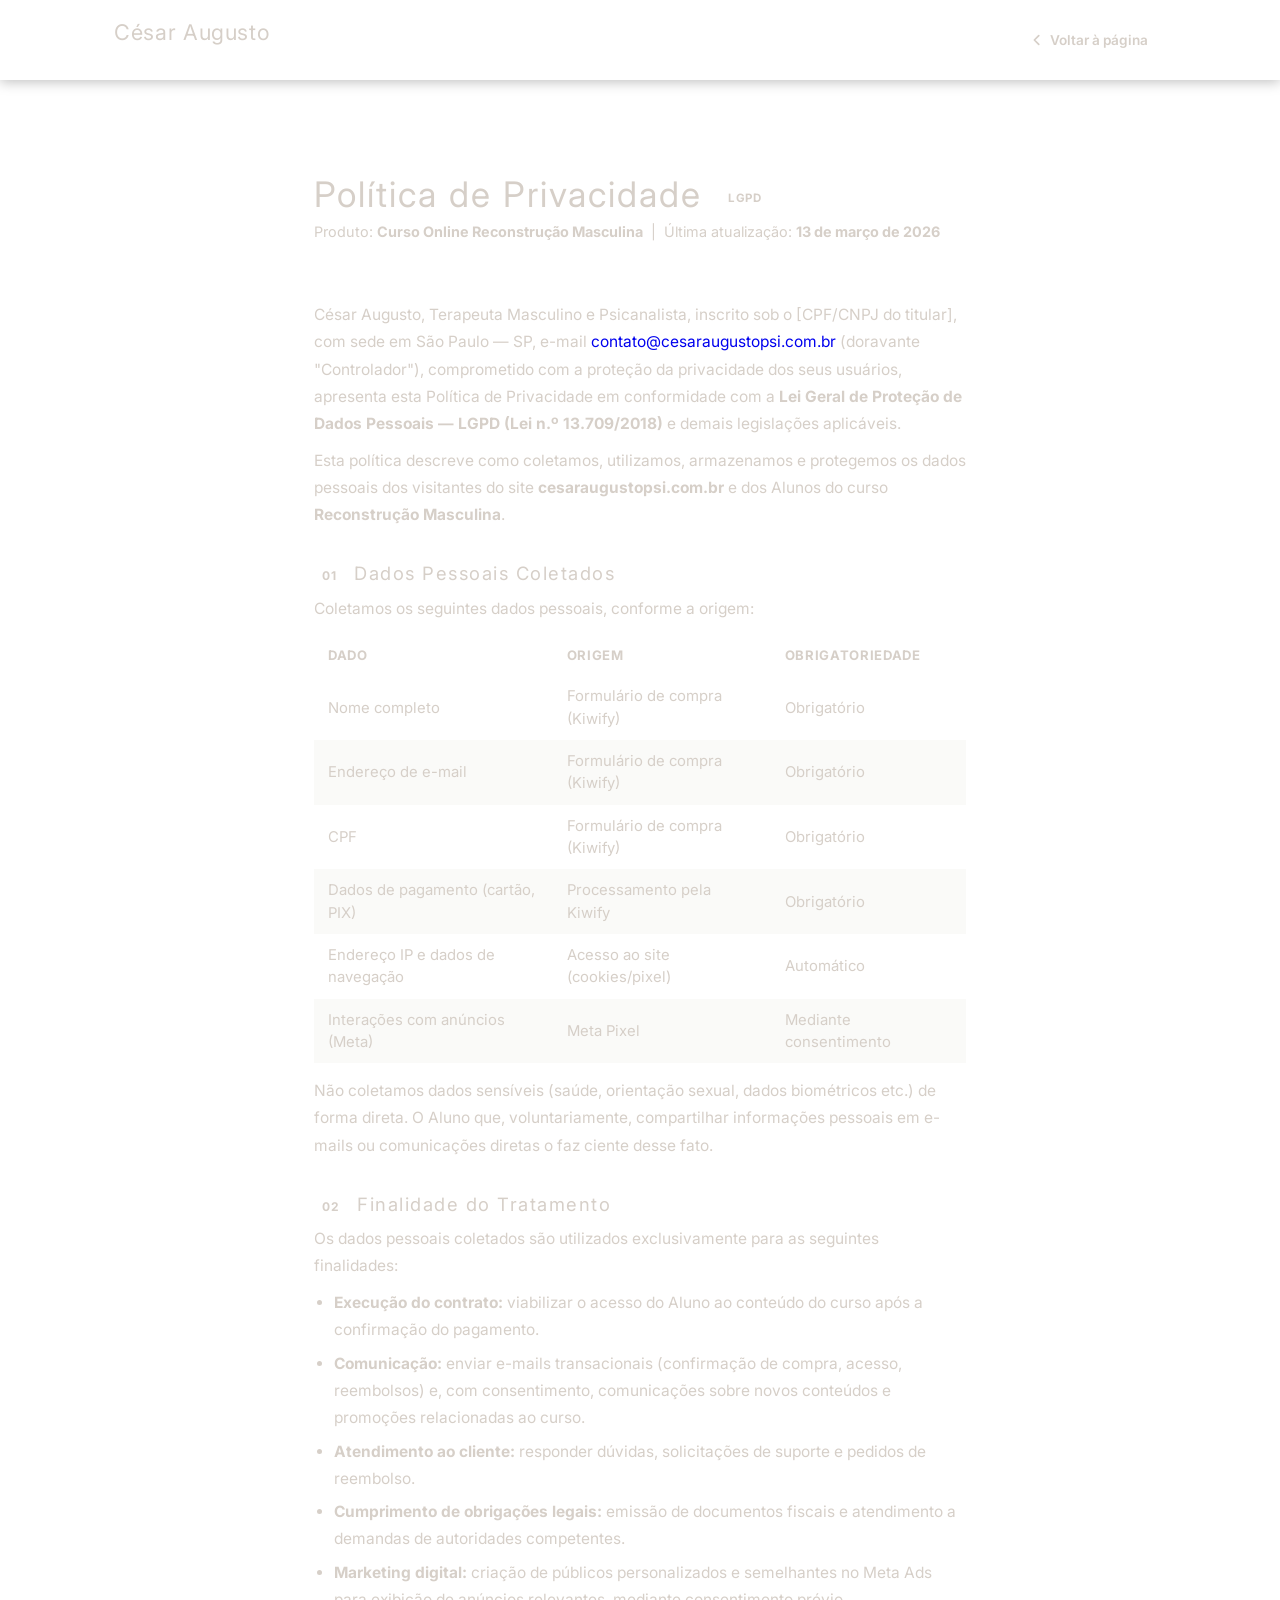
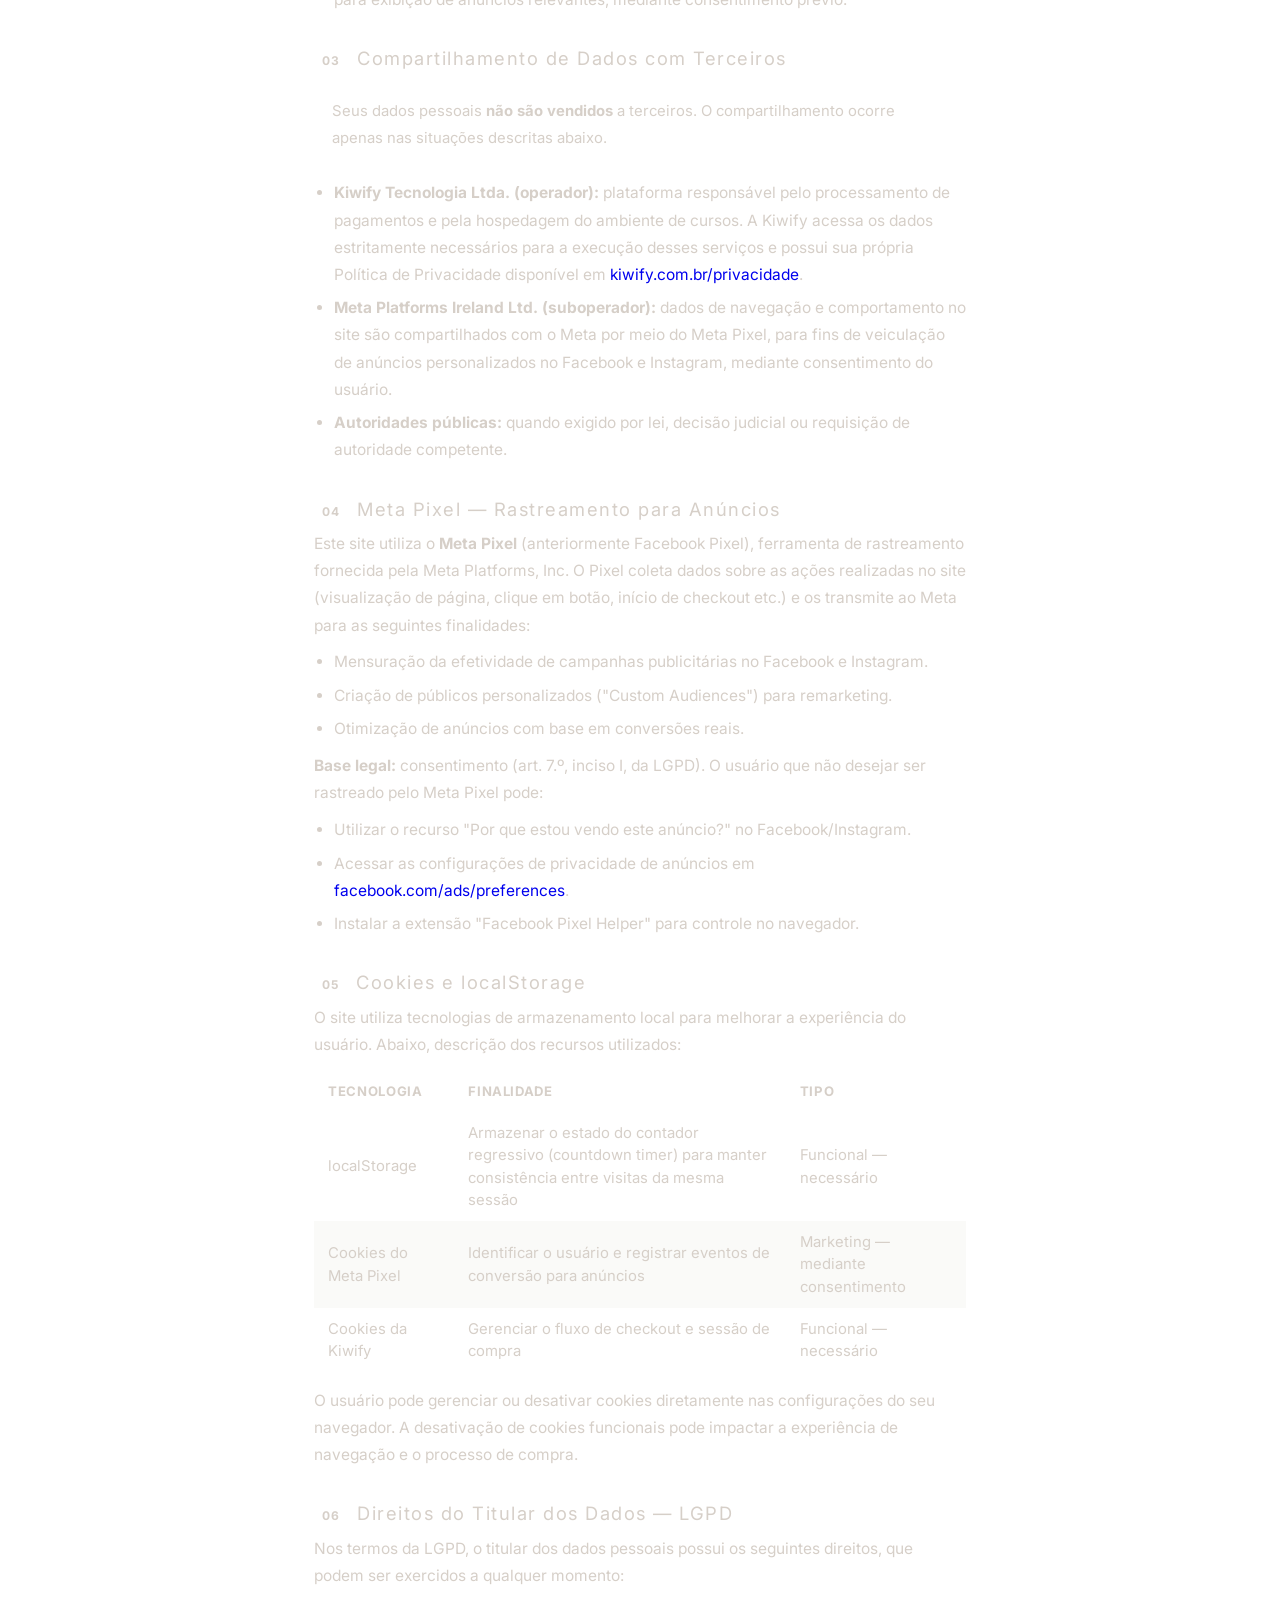
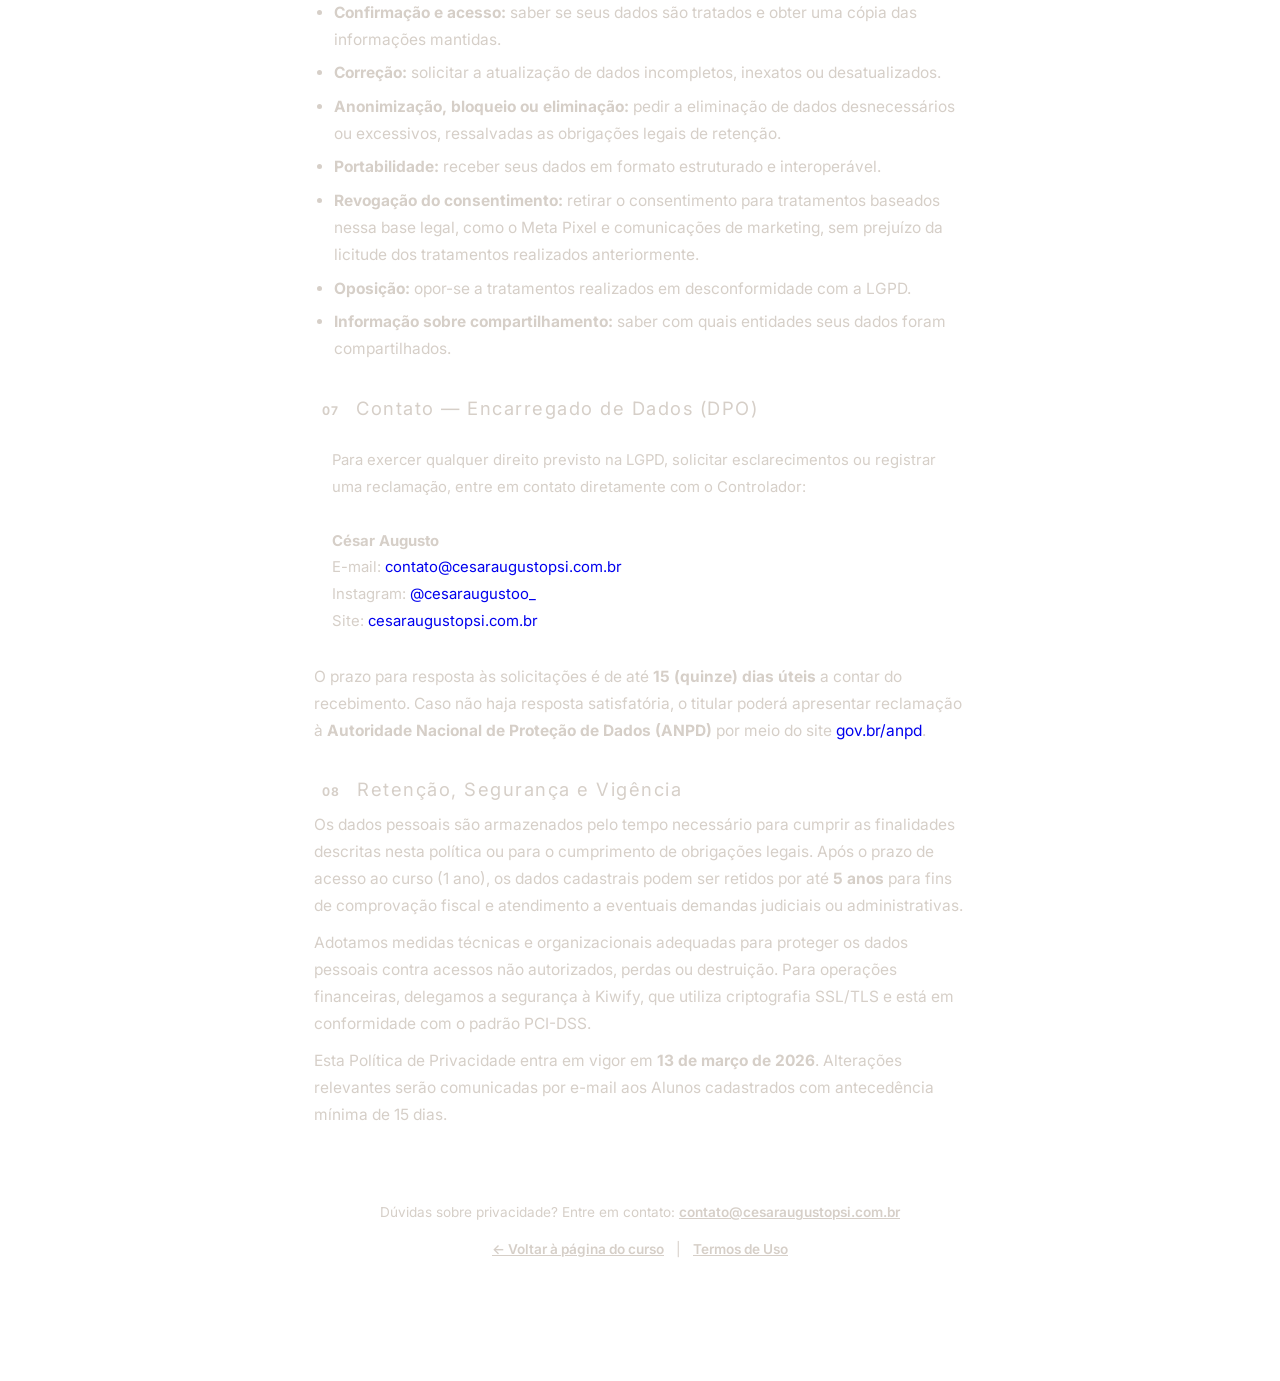
<file: privacidade.html>
<!DOCTYPE html>
<html lang="pt-BR">
<head>
  <meta charset="UTF-8" />
  <meta name="viewport" content="width=device-width, initial-scale=1.0" />
  <meta name="robots" content="noindex, nofollow" />
  <title>Política de Privacidade — Reconstrução Masculina</title>

  <!-- Fontes -->
  <link rel="preconnect" href="https://fonts.googleapis.com" />
  <link rel="preconnect" href="https://fonts.gstatic.com" crossorigin />
  <link href="https://fonts.googleapis.com/css2?family=Playfair+Display:ital,wght@0,700;0,800;1,700&family=Inter:wght@400;500;600;700;800&display=swap" rel="stylesheet" />

  <!-- CSS principal -->
  <link rel="stylesheet" href="css/styles.css" />

  <style>
    /* ── PÁGINA LEGAL ──────────────────────────────────────── */
    body {
      background: var(--bege);
    }

    /* Cabeçalho */
    .legal-header {
      background: var(--verde);
      padding: 20px 0;
      position: sticky;
      top: 0;
      z-index: 100;
      box-shadow: 0 2px 12px rgba(0,0,0,.25);
    }
    .legal-header__inner {
      display: flex;
      align-items: center;
      justify-content: space-between;
      gap: 16px;
      flex-wrap: wrap;
    }
    .legal-header__logo {
      font-family: var(--fonte-titulo);
      font-size: 1.35rem;
      color: var(--dourado);
      letter-spacing: .03em;
      line-height: 1.1;
    }
    .legal-header__logo span {
      display: block;
      font-size: .75rem;
      font-family: var(--fonte-corpo);
      font-weight: 500;
      color: rgba(255,255,255,.65);
      letter-spacing: .08em;
      text-transform: uppercase;
      margin-top: 2px;
    }
    .btn-voltar {
      display: inline-flex;
      align-items: center;
      gap: 6px;
      background: transparent;
      border: 1.5px solid var(--dourado);
      color: var(--dourado);
      font-family: var(--fonte-corpo);
      font-weight: 600;
      font-size: .85rem;
      padding: 8px 18px;
      border-radius: 6px;
      cursor: pointer;
      text-decoration: none;
      transition: background .2s, color .2s;
    }
    .btn-voltar:hover {
      background: var(--dourado);
      color: var(--verde);
    }
    .btn-voltar svg {
      width: 14px;
      height: 14px;
    }

    /* Conteúdo */
    .legal-wrap {
      max-width: 780px;
      margin: 48px auto 72px;
      padding: 0 20px;
    }
    .legal-card {
      background: #fff;
      border-radius: var(--radius);
      box-shadow: var(--sombra);
      padding: 48px 44px;
    }
    @media (max-width: 600px) {
      .legal-card { padding: 28px 20px; }
    }

    .legal-titulo {
      font-family: var(--fonte-titulo);
      font-size: clamp(1.6rem, 4vw, 2.2rem);
      color: var(--verde);
      margin-bottom: 6px;
    }
    .legal-subtitulo {
      font-size: .9rem;
      color: var(--cinza);
      margin-bottom: 36px;
      border-bottom: 2px solid var(--bege2);
      padding-bottom: 20px;
    }
    .legal-subtitulo strong {
      color: var(--texto);
    }

    .legal-secao {
      margin-bottom: 36px;
    }
    .legal-secao h2 {
      font-family: var(--fonte-titulo);
      font-size: 1.15rem;
      color: var(--verde);
      margin-bottom: 10px;
      display: flex;
      align-items: baseline;
      gap: 10px;
    }
    .legal-secao h2 .num {
      background: var(--verde);
      color: var(--dourado);
      font-family: var(--fonte-corpo);
      font-size: .75rem;
      font-weight: 700;
      padding: 2px 8px;
      border-radius: 4px;
      letter-spacing: .05em;
      flex-shrink: 0;
    }
    .legal-secao p,
    .legal-secao li {
      font-size: .97rem;
      color: var(--texto);
      line-height: 1.75;
      margin-bottom: .6rem;
    }
    .legal-secao ul {
      padding-left: 20px;
      margin-bottom: .6rem;
    }
    .legal-secao li {
      margin-bottom: .4rem;
    }

    /* Tabela de dados */
    .legal-table {
      width: 100%;
      border-collapse: collapse;
      margin: 14px 0;
      font-size: .93rem;
    }
    .legal-table th,
    .legal-table td {
      padding: 10px 14px;
      text-align: left;
      border: 1px solid var(--bege2);
      color: var(--texto);
      line-height: 1.5;
    }
    .legal-table th {
      background: var(--bege);
      font-family: var(--fonte-corpo);
      font-weight: 700;
      font-size: .82rem;
      text-transform: uppercase;
      letter-spacing: .05em;
      color: var(--verde);
    }
    .legal-table tr:nth-child(even) td {
      background: #fafaf8;
    }
    @media (max-width: 600px) {
      .legal-table { font-size: .82rem; }
      .legal-table th, .legal-table td { padding: 8px 10px; }
    }

    /* Destaque */
    .legal-destaque {
      background: var(--bege);
      border-left: 3px solid var(--dourado);
      border-radius: 0 8px 8px 0;
      padding: 14px 18px;
      margin: 14px 0;
      font-size: .93rem;
      color: var(--texto);
    }

    /* Badge LGPD */
    .badge-lgpd {
      display: inline-block;
      background: var(--verde);
      color: var(--dourado);
      font-family: var(--fonte-corpo);
      font-size: .72rem;
      font-weight: 700;
      letter-spacing: .06em;
      padding: 3px 9px;
      border-radius: 4px;
      vertical-align: middle;
      margin-left: 6px;
    }

    /* Rodapé */
    .legal-footer {
      text-align: center;
      margin-top: 48px;
      padding-top: 24px;
      border-top: 1px solid var(--bege2);
      font-size: .85rem;
      color: var(--cinza);
    }
    .legal-footer a {
      color: var(--verde);
      font-weight: 600;
      text-decoration: underline;
    }
  </style>
</head>
<body>

  <!-- CABEÇALHO -->
  <header class="legal-header">
    <div class="container legal-header__inner">
      <div class="legal-header__logo">
        César Augusto
        <span>Terapeuta Masculino &amp; Psicanalista</span>
      </div>
      <a href="index.html" class="btn-voltar">
        <svg viewBox="0 0 16 16" fill="none" xmlns="http://www.w3.org/2000/svg" aria-hidden="true">
          <path d="M10 3L5 8L10 13" stroke="currentColor" stroke-width="2" stroke-linecap="round" stroke-linejoin="round"/>
        </svg>
        Voltar à página
      </a>
    </div>
  </header>

  <!-- CONTEÚDO -->
  <main class="legal-wrap">
    <div class="legal-card">

      <h1 class="legal-titulo">Política de Privacidade <span class="badge-lgpd">LGPD</span></h1>
      <p class="legal-subtitulo">
        Produto: <strong>Curso Online Reconstrução Masculina</strong> &nbsp;|&nbsp;
        Última atualização: <strong>13 de março de 2026</strong>
      </p>

      <!-- INTRODUÇÃO -->
      <div class="legal-secao">
        <p>
          César Augusto, Terapeuta Masculino e Psicanalista,
          <!-- PREENCHER: substitua o texto entre colchetes pelo seu CPF ou CNPJ -->
          inscrito sob o [CPF/CNPJ do titular], com sede em São Paulo — SP,
          e-mail <a href="mailto:contato@cesaraugustopsi.com.br">contato@cesaraugustopsi.com.br</a>
          (doravante "Controlador"), comprometido com a proteção da privacidade dos seus
          usuários, apresenta esta Política de Privacidade em conformidade com a
          <strong>Lei Geral de Proteção de Dados Pessoais — LGPD (Lei n.º 13.709/2018)</strong>
          e demais legislações aplicáveis.
        </p>
        <p>
          Esta política descreve como coletamos, utilizamos, armazenamos e protegemos os
          dados pessoais dos visitantes do site <strong>cesaraugustopsi.com.br</strong> e dos
          Alunos do curso <strong>Reconstrução Masculina</strong>.
        </p>
      </div>

      <!-- 1. DADOS COLETADOS -->
      <div class="legal-secao">
        <h2><span class="num">01</span> Dados Pessoais Coletados</h2>
        <p>Coletamos os seguintes dados pessoais, conforme a origem:</p>

        <table class="legal-table">
          <thead>
            <tr>
              <th>Dado</th>
              <th>Origem</th>
              <th>Obrigatoriedade</th>
            </tr>
          </thead>
          <tbody>
            <tr>
              <td>Nome completo</td>
              <td>Formulário de compra (Kiwify)</td>
              <td>Obrigatório</td>
            </tr>
            <tr>
              <td>Endereço de e-mail</td>
              <td>Formulário de compra (Kiwify)</td>
              <td>Obrigatório</td>
            </tr>
            <tr>
              <td>CPF</td>
              <td>Formulário de compra (Kiwify)</td>
              <td>Obrigatório</td>
            </tr>
            <tr>
              <td>Dados de pagamento (cartão, PIX)</td>
              <td>Processamento pela Kiwify</td>
              <td>Obrigatório</td>
            </tr>
            <tr>
              <td>Endereço IP e dados de navegação</td>
              <td>Acesso ao site (cookies/pixel)</td>
              <td>Automático</td>
            </tr>
            <tr>
              <td>Interações com anúncios (Meta)</td>
              <td>Meta Pixel</td>
              <td>Mediante consentimento</td>
            </tr>
          </tbody>
        </table>

        <p>
          Não coletamos dados sensíveis (saúde, orientação sexual, dados biométricos etc.)
          de forma direta. O Aluno que, voluntariamente, compartilhar informações pessoais
          em e-mails ou comunicações diretas o faz ciente desse fato.
        </p>
      </div>

      <!-- 2. FINALIDADE -->
      <div class="legal-secao">
        <h2><span class="num">02</span> Finalidade do Tratamento</h2>
        <p>Os dados pessoais coletados são utilizados exclusivamente para as seguintes finalidades:</p>
        <ul>
          <li><strong>Execução do contrato:</strong> viabilizar o acesso do Aluno ao conteúdo
          do curso após a confirmação do pagamento.</li>
          <li><strong>Comunicação:</strong> enviar e-mails transacionais (confirmação de compra,
          acesso, reembolsos) e, com consentimento, comunicações sobre novos conteúdos e
          promoções relacionadas ao curso.</li>
          <li><strong>Atendimento ao cliente:</strong> responder dúvidas, solicitações de
          suporte e pedidos de reembolso.</li>
          <li><strong>Cumprimento de obrigações legais:</strong> emissão de documentos
          fiscais e atendimento a demandas de autoridades competentes.</li>
          <li><strong>Marketing digital:</strong> criação de públicos personalizados e
          semelhantes no Meta Ads para exibição de anúncios relevantes, mediante
          consentimento prévio.</li>
        </ul>
      </div>

      <!-- 3. COMPARTILHAMENTO -->
      <div class="legal-secao">
        <h2><span class="num">03</span> Compartilhamento de Dados com Terceiros</h2>
        <div class="legal-destaque">
          Seus dados pessoais <strong>não são vendidos</strong> a terceiros. O
          compartilhamento ocorre apenas nas situações descritas abaixo.
        </div>
        <ul>
          <li>
            <strong>Kiwify Tecnologia Ltda. (operador):</strong> plataforma responsável pelo
            processamento de pagamentos e pela hospedagem do ambiente de cursos. A Kiwify
            acessa os dados estritamente necessários para a execução desses serviços e
            possui sua própria Política de Privacidade disponível em
            <a href="https://www.kiwify.com.br/privacidade" target="_blank" rel="noopener noreferrer">kiwify.com.br/privacidade</a>.
          </li>
          <li>
            <strong>Meta Platforms Ireland Ltd. (suboperador):</strong> dados de navegação
            e comportamento no site são compartilhados com o Meta por meio do Meta Pixel,
            para fins de veiculação de anúncios personalizados no Facebook e Instagram,
            mediante consentimento do usuário.
          </li>
          <li>
            <strong>Autoridades públicas:</strong> quando exigido por lei, decisão judicial
            ou requisição de autoridade competente.
          </li>
        </ul>
      </div>

      <!-- 4. META PIXEL -->
      <div class="legal-secao">
        <h2><span class="num">04</span> Meta Pixel — Rastreamento para Anúncios</h2>
        <p>
          Este site utiliza o <strong>Meta Pixel</strong> (anteriormente Facebook Pixel),
          ferramenta de rastreamento fornecida pela Meta Platforms, Inc. O Pixel coleta
          dados sobre as ações realizadas no site (visualização de página, clique em botão,
          início de checkout etc.) e os transmite ao Meta para as seguintes finalidades:
        </p>
        <ul>
          <li>Mensuração da efetividade de campanhas publicitárias no Facebook e Instagram.</li>
          <li>Criação de públicos personalizados ("Custom Audiences") para remarketing.</li>
          <li>Otimização de anúncios com base em conversões reais.</li>
        </ul>
        <p>
          <strong>Base legal:</strong> consentimento (art. 7.º, inciso I, da LGPD). O
          usuário que não desejar ser rastreado pelo Meta Pixel pode:
        </p>
        <ul>
          <li>Utilizar o recurso "Por que estou vendo este anúncio?" no Facebook/Instagram.</li>
          <li>Acessar as configurações de privacidade de anúncios em
          <a href="https://www.facebook.com/ads/preferences" target="_blank" rel="noopener noreferrer">facebook.com/ads/preferences</a>.</li>
          <li>Instalar a extensão "Facebook Pixel Helper" para controle no navegador.</li>
        </ul>
      </div>

      <!-- 5. COOKIES E LOCALSTORAGE -->
      <div class="legal-secao">
        <h2><span class="num">05</span> Cookies e localStorage</h2>
        <p>
          O site utiliza tecnologias de armazenamento local para melhorar a experiência do
          usuário. Abaixo, descrição dos recursos utilizados:
        </p>
        <table class="legal-table">
          <thead>
            <tr>
              <th>Tecnologia</th>
              <th>Finalidade</th>
              <th>Tipo</th>
            </tr>
          </thead>
          <tbody>
            <tr>
              <td>localStorage</td>
              <td>Armazenar o estado do contador regressivo (countdown timer) para manter
              consistência entre visitas da mesma sessão</td>
              <td>Funcional — necessário</td>
            </tr>
            <tr>
              <td>Cookies do Meta Pixel</td>
              <td>Identificar o usuário e registrar eventos de conversão para anúncios</td>
              <td>Marketing — mediante consentimento</td>
            </tr>
            <tr>
              <td>Cookies da Kiwify</td>
              <td>Gerenciar o fluxo de checkout e sessão de compra</td>
              <td>Funcional — necessário</td>
            </tr>
          </tbody>
        </table>
        <p>
          O usuário pode gerenciar ou desativar cookies diretamente nas configurações do
          seu navegador. A desativação de cookies funcionais pode impactar a experiência
          de navegação e o processo de compra.
        </p>
      </div>

      <!-- 6. DIREITOS DO TITULAR -->
      <div class="legal-secao">
        <h2><span class="num">06</span> Direitos do Titular dos Dados — LGPD</h2>
        <p>
          Nos termos da LGPD, o titular dos dados pessoais possui os seguintes direitos,
          que podem ser exercidos a qualquer momento:
        </p>
        <ul>
          <li><strong>Confirmação e acesso:</strong> saber se seus dados são tratados e
          obter uma cópia das informações mantidas.</li>
          <li><strong>Correção:</strong> solicitar a atualização de dados incompletos,
          inexatos ou desatualizados.</li>
          <li><strong>Anonimização, bloqueio ou eliminação:</strong> pedir a eliminação de
          dados desnecessários ou excessivos, ressalvadas as obrigações legais de retenção.</li>
          <li><strong>Portabilidade:</strong> receber seus dados em formato estruturado e
          interoperável.</li>
          <li><strong>Revogação do consentimento:</strong> retirar o consentimento para
          tratamentos baseados nessa base legal, como o Meta Pixel e comunicações de
          marketing, sem prejuízo da licitude dos tratamentos realizados anteriormente.</li>
          <li><strong>Oposição:</strong> opor-se a tratamentos realizados em desconformidade
          com a LGPD.</li>
          <li><strong>Informação sobre compartilhamento:</strong> saber com quais entidades
          seus dados foram compartilhados.</li>
        </ul>
      </div>

      <!-- 7. CONTATO -->
      <div class="legal-secao">
        <h2><span class="num">07</span> Contato — Encarregado de Dados (DPO)</h2>
        <div class="legal-destaque">
          Para exercer qualquer direito previsto na LGPD, solicitar esclarecimentos ou
          registrar uma reclamação, entre em contato diretamente com o Controlador:
          <br><br>
          <strong>César Augusto</strong><br>
          E-mail: <a href="mailto:contato@cesaraugustopsi.com.br">contato@cesaraugustopsi.com.br</a><br>
          Instagram: <a href="https://www.instagram.com/cesaraugustoo_/" target="_blank" rel="noopener noreferrer">@cesaraugustoo_</a><br>
          Site: <a href="https://cesaraugustopsi.com.br" target="_blank" rel="noopener noreferrer">cesaraugustopsi.com.br</a>
        </div>
        <p>
          O prazo para resposta às solicitações é de até <strong>15 (quinze) dias úteis</strong>
          a contar do recebimento. Caso não haja resposta satisfatória, o titular poderá
          apresentar reclamação à <strong>Autoridade Nacional de Proteção de Dados (ANPD)</strong>
          por meio do site
          <a href="https://www.gov.br/anpd" target="_blank" rel="noopener noreferrer">gov.br/anpd</a>.
        </p>
      </div>

      <!-- 8. VIGÊNCIA -->
      <div class="legal-secao">
        <h2><span class="num">08</span> Retenção, Segurança e Vigência</h2>
        <p>
          Os dados pessoais são armazenados pelo tempo necessário para cumprir as
          finalidades descritas nesta política ou para o cumprimento de obrigações legais.
          Após o prazo de acesso ao curso (1 ano), os dados cadastrais podem ser retidos
          por até <strong>5 anos</strong> para fins de comprovação fiscal e atendimento a
          eventuais demandas judiciais ou administrativas.
        </p>
        <p>
          Adotamos medidas técnicas e organizacionais adequadas para proteger os dados
          pessoais contra acessos não autorizados, perdas ou destruição. Para operações
          financeiras, delegamos a segurança à Kiwify, que utiliza criptografia SSL/TLS
          e está em conformidade com o padrão PCI-DSS.
        </p>
        <p>
          Esta Política de Privacidade entra em vigor em <strong>13 de março de 2026</strong>.
          Alterações relevantes serão comunicadas por e-mail aos Alunos cadastrados com
          antecedência mínima de 15 dias.
        </p>
      </div>

      <!-- RODAPÉ DO CARD -->
      <div class="legal-footer">
        <p>
          Dúvidas sobre privacidade? Entre em contato:
          <a href="mailto:contato@cesaraugustopsi.com.br">contato@cesaraugustopsi.com.br</a>
        </p>
        <p style="margin-top:12px;">
          <a href="index.html">← Voltar à página do curso</a>
          &nbsp;&nbsp;|&nbsp;&nbsp;
          <a href="termos.html">Termos de Uso</a>
        </p>
      </div>

    </div>
  </main>

</body>
</html>
</file>
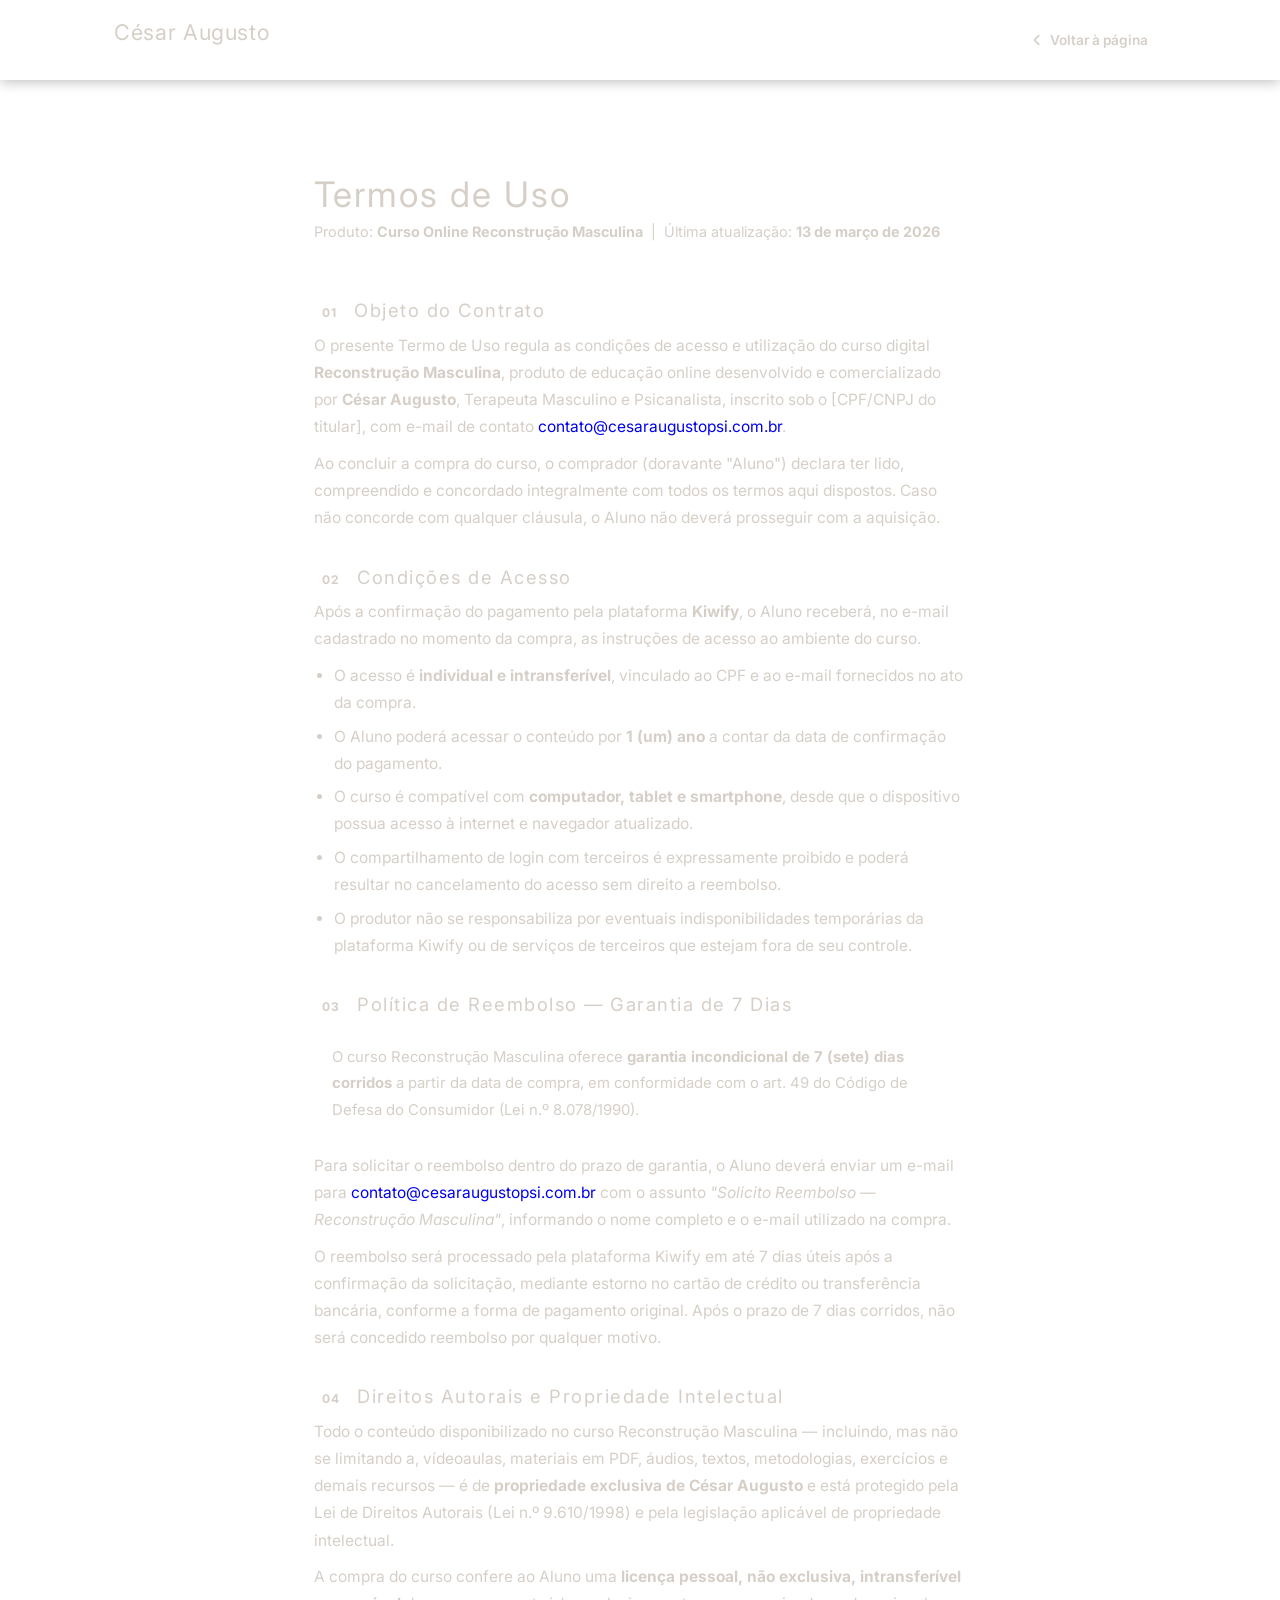
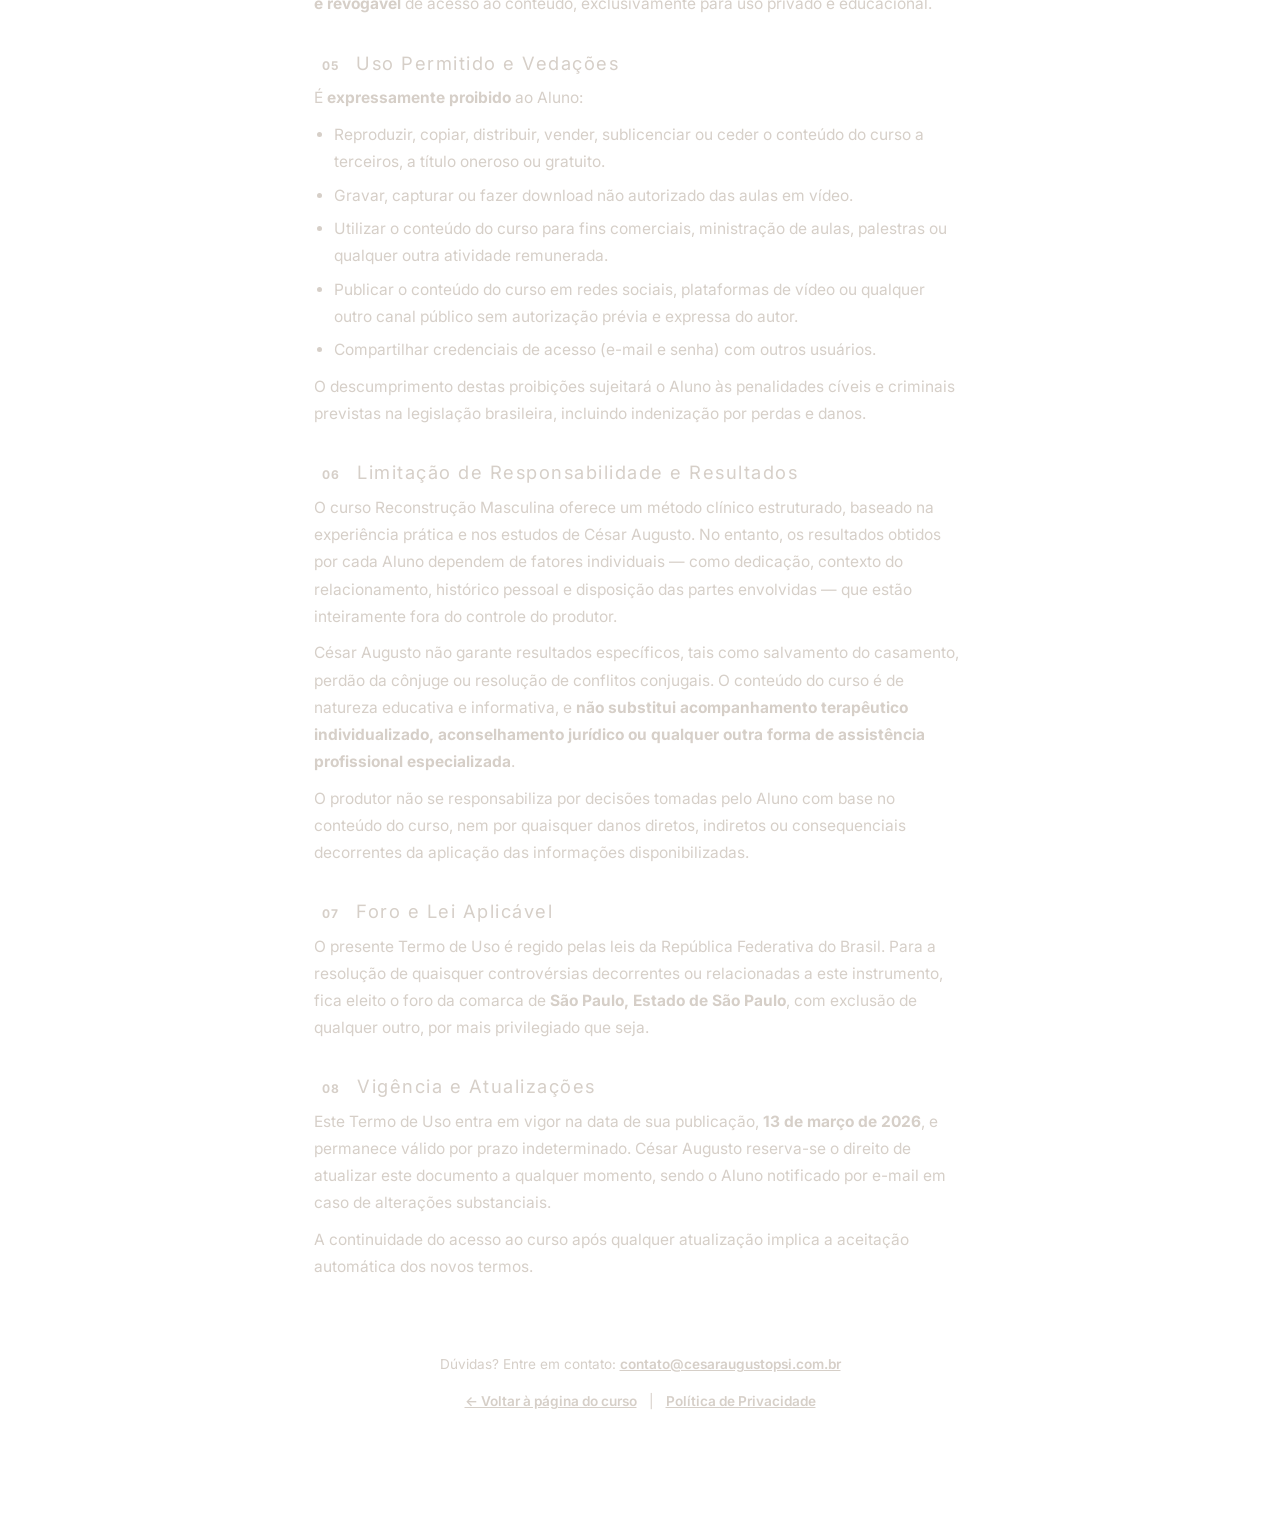
<file: termos.html>
<!DOCTYPE html>
<html lang="pt-BR">
<head>
  <meta charset="UTF-8" />
  <meta name="viewport" content="width=device-width, initial-scale=1.0" />
  <meta name="robots" content="noindex, nofollow" />
  <title>Termos de Uso — Reconstrução Masculina</title>

  <!-- Fontes -->
  <link rel="preconnect" href="https://fonts.googleapis.com" />
  <link rel="preconnect" href="https://fonts.gstatic.com" crossorigin />
  <link href="https://fonts.googleapis.com/css2?family=Playfair+Display:ital,wght@0,700;0,800;1,700&family=Inter:wght@400;500;600;700;800&display=swap" rel="stylesheet" />

  <!-- CSS principal -->
  <link rel="stylesheet" href="css/styles.css" />

  <style>
    /* ── PÁGINA LEGAL ──────────────────────────────────────── */
    body {
      background: var(--bege);
    }

    /* Cabeçalho */
    .legal-header {
      background: var(--verde);
      padding: 20px 0;
      position: sticky;
      top: 0;
      z-index: 100;
      box-shadow: 0 2px 12px rgba(0,0,0,.25);
    }
    .legal-header__inner {
      display: flex;
      align-items: center;
      justify-content: space-between;
      gap: 16px;
      flex-wrap: wrap;
    }
    .legal-header__logo {
      font-family: var(--fonte-titulo);
      font-size: 1.35rem;
      color: var(--dourado);
      letter-spacing: .03em;
      line-height: 1.1;
    }
    .legal-header__logo span {
      display: block;
      font-size: .75rem;
      font-family: var(--fonte-corpo);
      font-weight: 500;
      color: rgba(255,255,255,.65);
      letter-spacing: .08em;
      text-transform: uppercase;
      margin-top: 2px;
    }
    .btn-voltar {
      display: inline-flex;
      align-items: center;
      gap: 6px;
      background: transparent;
      border: 1.5px solid var(--dourado);
      color: var(--dourado);
      font-family: var(--fonte-corpo);
      font-weight: 600;
      font-size: .85rem;
      padding: 8px 18px;
      border-radius: 6px;
      cursor: pointer;
      text-decoration: none;
      transition: background .2s, color .2s;
    }
    .btn-voltar:hover {
      background: var(--dourado);
      color: var(--verde);
    }
    .btn-voltar svg {
      width: 14px;
      height: 14px;
    }

    /* Conteúdo */
    .legal-wrap {
      max-width: 780px;
      margin: 48px auto 72px;
      padding: 0 20px;
    }
    .legal-card {
      background: #fff;
      border-radius: var(--radius);
      box-shadow: var(--sombra);
      padding: 48px 44px;
    }
    @media (max-width: 600px) {
      .legal-card { padding: 28px 20px; }
    }

    .legal-titulo {
      font-family: var(--fonte-titulo);
      font-size: clamp(1.6rem, 4vw, 2.2rem);
      color: var(--verde);
      margin-bottom: 6px;
    }
    .legal-subtitulo {
      font-size: .9rem;
      color: var(--cinza);
      margin-bottom: 36px;
      border-bottom: 2px solid var(--bege2);
      padding-bottom: 20px;
    }
    .legal-subtitulo strong {
      color: var(--texto);
    }

    .legal-secao {
      margin-bottom: 36px;
    }
    .legal-secao h2 {
      font-family: var(--fonte-titulo);
      font-size: 1.15rem;
      color: var(--verde);
      margin-bottom: 10px;
      display: flex;
      align-items: baseline;
      gap: 10px;
    }
    .legal-secao h2 .num {
      background: var(--verde);
      color: var(--dourado);
      font-family: var(--fonte-corpo);
      font-size: .75rem;
      font-weight: 700;
      padding: 2px 8px;
      border-radius: 4px;
      letter-spacing: .05em;
      flex-shrink: 0;
    }
    .legal-secao p,
    .legal-secao li {
      font-size: .97rem;
      color: var(--texto);
      line-height: 1.75;
      margin-bottom: .6rem;
    }
    .legal-secao ul {
      padding-left: 20px;
      margin-bottom: .6rem;
    }
    .legal-secao li {
      margin-bottom: .4rem;
    }

    /* Destaque */
    .legal-destaque {
      background: var(--bege);
      border-left: 3px solid var(--dourado);
      border-radius: 0 8px 8px 0;
      padding: 14px 18px;
      margin: 14px 0;
      font-size: .93rem;
      color: var(--texto);
    }

    /* Rodapé */
    .legal-footer {
      text-align: center;
      margin-top: 48px;
      padding-top: 24px;
      border-top: 1px solid var(--bege2);
      font-size: .85rem;
      color: var(--cinza);
    }
    .legal-footer a {
      color: var(--verde);
      font-weight: 600;
      text-decoration: underline;
    }
  </style>
</head>
<body>

  <!-- CABEÇALHO -->
  <header class="legal-header">
    <div class="container legal-header__inner">
      <div class="legal-header__logo">
        César Augusto
        <span>Terapeuta Masculino &amp; Psicanalista</span>
      </div>
      <a href="index.html" class="btn-voltar">
        <svg viewBox="0 0 16 16" fill="none" xmlns="http://www.w3.org/2000/svg" aria-hidden="true">
          <path d="M10 3L5 8L10 13" stroke="currentColor" stroke-width="2" stroke-linecap="round" stroke-linejoin="round"/>
        </svg>
        Voltar à página
      </a>
    </div>
  </header>

  <!-- CONTEÚDO -->
  <main class="legal-wrap">
    <div class="legal-card">

      <h1 class="legal-titulo">Termos de Uso</h1>
      <p class="legal-subtitulo">
        Produto: <strong>Curso Online Reconstrução Masculina</strong> &nbsp;|&nbsp;
        Última atualização: <strong>13 de março de 2026</strong>
      </p>

      <!-- 1. OBJETO -->
      <div class="legal-secao">
        <h2><span class="num">01</span> Objeto do Contrato</h2>
        <p>
          O presente Termo de Uso regula as condições de acesso e utilização do curso digital
          <strong>Reconstrução Masculina</strong>, produto de educação online desenvolvido e
          comercializado por <strong>César Augusto</strong>, Terapeuta Masculino e Psicanalista,
          <!-- PREENCHER: substitua o texto entre colchetes pelo seu CPF ou CNPJ -->
          inscrito sob o [CPF/CNPJ do titular], com e-mail de contato
          <a href="mailto:contato@cesaraugustopsi.com.br">contato@cesaraugustopsi.com.br</a>.
        </p>
        <p>
          Ao concluir a compra do curso, o comprador (doravante "Aluno") declara ter lido,
          compreendido e concordado integralmente com todos os termos aqui dispostos. Caso não
          concorde com qualquer cláusula, o Aluno não deverá prosseguir com a aquisição.
        </p>
      </div>

      <!-- 2. CONDIÇÕES DE ACESSO -->
      <div class="legal-secao">
        <h2><span class="num">02</span> Condições de Acesso</h2>
        <p>
          Após a confirmação do pagamento pela plataforma <strong>Kiwify</strong>, o Aluno
          receberá, no e-mail cadastrado no momento da compra, as instruções de acesso ao
          ambiente do curso.
        </p>
        <ul>
          <li>O acesso é <strong>individual e intransferível</strong>, vinculado ao CPF e ao e-mail
          fornecidos no ato da compra.</li>
          <li>O Aluno poderá acessar o conteúdo por <strong>1 (um) ano</strong> a contar da data
          de confirmação do pagamento.</li>
          <li>O curso é compatível com <strong>computador, tablet e smartphone</strong>, desde
          que o dispositivo possua acesso à internet e navegador atualizado.</li>
          <li>O compartilhamento de login com terceiros é expressamente proibido e poderá
          resultar no cancelamento do acesso sem direito a reembolso.</li>
          <li>O produtor não se responsabiliza por eventuais indisponibilidades temporárias da
          plataforma Kiwify ou de serviços de terceiros que estejam fora de seu controle.</li>
        </ul>
      </div>

      <!-- 3. POLÍTICA DE REEMBOLSO -->
      <div class="legal-secao">
        <h2><span class="num">03</span> Política de Reembolso — Garantia de 7 Dias</h2>
        <div class="legal-destaque">
          O curso Reconstrução Masculina oferece <strong>garantia incondicional de 7 (sete) dias
          corridos</strong> a partir da data de compra, em conformidade com o art. 49 do Código
          de Defesa do Consumidor (Lei n.º 8.078/1990).
        </div>
        <p>
          Para solicitar o reembolso dentro do prazo de garantia, o Aluno deverá enviar um
          e-mail para <a href="mailto:contato@cesaraugustopsi.com.br">contato@cesaraugustopsi.com.br</a>
          com o assunto <em>"Solicito Reembolso — Reconstrução Masculina"</em>, informando o
          nome completo e o e-mail utilizado na compra.
        </p>
        <p>
          O reembolso será processado pela plataforma Kiwify em até 7 dias úteis após a
          confirmação da solicitação, mediante estorno no cartão de crédito ou transferência
          bancária, conforme a forma de pagamento original. Após o prazo de 7 dias corridos,
          não será concedido reembolso por qualquer motivo.
        </p>
      </div>

      <!-- 4. DIREITOS AUTORAIS -->
      <div class="legal-secao">
        <h2><span class="num">04</span> Direitos Autorais e Propriedade Intelectual</h2>
        <p>
          Todo o conteúdo disponibilizado no curso Reconstrução Masculina — incluindo, mas não
          se limitando a, vídeoaulas, materiais em PDF, áudios, textos, metodologias, exercícios
          e demais recursos — é de <strong>propriedade exclusiva de César Augusto</strong> e está
          protegido pela Lei de Direitos Autorais (Lei n.º 9.610/1998) e pela legislação
          aplicável de propriedade intelectual.
        </p>
        <p>
          A compra do curso confere ao Aluno uma <strong>licença pessoal, não exclusiva,
          intransferível e revogável</strong> de acesso ao conteúdo, exclusivamente para uso
          privado e educacional.
        </p>
      </div>

      <!-- 5. USO PERMITIDO -->
      <div class="legal-secao">
        <h2><span class="num">05</span> Uso Permitido e Vedações</h2>
        <p>É <strong>expressamente proibido</strong> ao Aluno:</p>
        <ul>
          <li>Reproduzir, copiar, distribuir, vender, sublicenciar ou ceder o conteúdo do
          curso a terceiros, a título oneroso ou gratuito.</li>
          <li>Gravar, capturar ou fazer download não autorizado das aulas em vídeo.</li>
          <li>Utilizar o conteúdo do curso para fins comerciais, ministração de aulas,
          palestras ou qualquer outra atividade remunerada.</li>
          <li>Publicar o conteúdo do curso em redes sociais, plataformas de vídeo ou qualquer
          outro canal público sem autorização prévia e expressa do autor.</li>
          <li>Compartilhar credenciais de acesso (e-mail e senha) com outros usuários.</li>
        </ul>
        <p>
          O descumprimento destas proibições sujeitará o Aluno às penalidades cíveis e criminais
          previstas na legislação brasileira, incluindo indenização por perdas e danos.
        </p>
      </div>

      <!-- 6. LIMITAÇÃO DE RESPONSABILIDADE -->
      <div class="legal-secao">
        <h2><span class="num">06</span> Limitação de Responsabilidade e Resultados</h2>
        <p>
          O curso Reconstrução Masculina oferece um método clínico estruturado, baseado na
          experiência prática e nos estudos de César Augusto. No entanto, os resultados obtidos
          por cada Aluno dependem de fatores individuais — como dedicação, contexto do
          relacionamento, histórico pessoal e disposição das partes envolvidas — que estão
          inteiramente fora do controle do produtor.
        </p>
        <p>
          César Augusto não garante resultados específicos, tais como salvamento do casamento,
          perdão da cônjuge ou resolução de conflitos conjugais. O conteúdo do curso é de
          natureza educativa e informativa, e <strong>não substitui acompanhamento terapêutico
          individualizado, aconselhamento jurídico ou qualquer outra forma de assistência
          profissional especializada</strong>.
        </p>
        <p>
          O produtor não se responsabiliza por decisões tomadas pelo Aluno com base no
          conteúdo do curso, nem por quaisquer danos diretos, indiretos ou consequenciais
          decorrentes da aplicação das informações disponibilizadas.
        </p>
      </div>

      <!-- 7. FORO -->
      <div class="legal-secao">
        <h2><span class="num">07</span> Foro e Lei Aplicável</h2>
        <p>
          O presente Termo de Uso é regido pelas leis da República Federativa do Brasil.
          Para a resolução de quaisquer controvérsias decorrentes ou relacionadas a este
          instrumento, fica eleito o foro da comarca de <strong>São Paulo, Estado de São Paulo</strong>,
          com exclusão de qualquer outro, por mais privilegiado que seja.
        </p>
      </div>

      <!-- 8. VIGÊNCIA -->
      <div class="legal-secao">
        <h2><span class="num">08</span> Vigência e Atualizações</h2>
        <p>
          Este Termo de Uso entra em vigor na data de sua publicação, <strong>13 de março de
          2026</strong>, e permanece válido por prazo indeterminado. César Augusto reserva-se
          o direito de atualizar este documento a qualquer momento, sendo o Aluno notificado
          por e-mail em caso de alterações substanciais.
        </p>
        <p>
          A continuidade do acesso ao curso após qualquer atualização implica a aceitação
          automática dos novos termos.
        </p>
      </div>

      <!-- RODAPÉ DO CARD -->
      <div class="legal-footer">
        <p>
          Dúvidas? Entre em contato:
          <a href="mailto:contato@cesaraugustopsi.com.br">contato@cesaraugustopsi.com.br</a>
        </p>
        <p style="margin-top:12px;">
          <a href="index.html">← Voltar à página do curso</a>
          &nbsp;&nbsp;|&nbsp;&nbsp;
          <a href="privacidade.html">Política de Privacidade</a>
        </p>
      </div>

    </div>
  </main>

</body>
</html>
</file>
<file: css/styles.css>
/* ============================================================
   VENÇA O VÍCIO — Design System v2
   Bebas Neue + Inter | Paleta âmbar/escuro
   ============================================================ */

/* ============================================================
   RESET & BASE
   ============================================================ */
*, *::before, *::after {
  box-sizing: border-box;
  margin: 0;
  padding: 0;
}

:root {
  --bg-primary:      #0D0805;
  --bg-secondary:    #150C04;
  --bg-card:         #1F1208;
  --bg-card-accent:  #3D1A08;
  --text-primary:    #FFFFFF;
  --text-secondary:  #D6CFC8;
  --accent:          #F59E0B;
  --accent-dark:     #D97706;
  --accent-deep:     #B45309;
  --btn-gradient:    linear-gradient(135deg, #D97706, #B45309);
  --green:           #22c55e;
  --red:             #ef4444;
  --border-amber:    rgba(245, 158, 11, 0.25);
  --border-subtle:   rgba(245, 158, 11, 0.12);
  --container:       1100px;
  --radius-btn:      10px;
  --radius-card:     12px;
  --transition:      0.3s ease;
}

html {
  scroll-behavior: smooth;
  font-size: 16px;
  -webkit-text-size-adjust: 100%;
}

body {
  background-color: var(--bg-primary);
  color: var(--text-secondary);
  font-family: 'Inter', system-ui, sans-serif;
  font-size: 17px;
  font-weight: 400;
  line-height: 1.8;
  -webkit-font-smoothing: antialiased;
  -moz-osx-font-smoothing: grayscale;
  overflow-x: hidden;
}

img { max-width: 100%; display: block; }
a { text-decoration: none; }

/* ============================================================
   CONTAINER
   ============================================================ */
.container {
  width: 100%;
  max-width: var(--container);
  margin: 0 auto;
  padding: 0 24px;
}

/* ============================================================
   TIPOGRAFIA
   ============================================================ */
h1, h2, h3 {
  font-family: 'Bebas Neue', sans-serif;
  font-weight: 400;
  line-height: 1.05;
  color: var(--text-primary);
  letter-spacing: 1px;
}

h1 {
  font-size: clamp(56px, 12vw, 96px);
  letter-spacing: 2px;
}

h2 {
  font-size: clamp(40px, 8vw, 64px);
  letter-spacing: 1.5px;
}

h3 {
  font-size: clamp(20px, 4vw, 26px);
  letter-spacing: 0.5px;
  font-family: 'Inter', sans-serif;
  font-weight: 700;
}

p { color: var(--text-secondary); }

.accent { color: var(--accent); }

/* ============================================================
   BOTÃO CTA
   ============================================================ */
.btn-primary {
  display: inline-block;
  background: var(--btn-gradient);
  color: #FFFFFF;
  font-family: 'Inter', sans-serif;
  font-size: 15px;
  font-weight: 700;
  text-transform: uppercase;
  letter-spacing: 2px;
  padding: 18px 40px;
  border-radius: var(--radius-btn);
  box-shadow: 0 4px 24px rgba(217, 119, 6, 0.4);
  border: none;
  cursor: pointer;
  transition: transform var(--transition), box-shadow var(--transition), filter var(--transition);
  text-align: center;
}

.btn-primary:hover {
  transform: translateY(-2px);
  box-shadow: 0 8px 36px rgba(217, 119, 6, 0.55);
  filter: brightness(1.08);
}

.btn-primary:active {
  transform: translateY(0);
}

.btn-large {
  font-size: 16px;
  padding: 20px 48px;
}

/* ============================================================
   SECTIONS — alternância de fundos
   ============================================================ */
.section-dark    { background-color: var(--bg-primary); }
.section-darker  { background-color: var(--bg-secondary); }

section {
  padding: 100px 0;
}

/* ============================================================
   REVEAL (scroll animation)
   ============================================================ */
.reveal {
  opacity: 0;
  transform: translateY(14px);
  transition: opacity 0.5s ease, transform 0.5s ease;
}
.reveal.visible {
  opacity: 1;
  transform: translateY(0);
}

/* ============================================================
   URGENCY BAR
   ============================================================ */
#urgency-bar {
  background: var(--btn-gradient);
  padding: 10px 16px;
  position: relative;
  z-index: 1;
}

.urgency-bar-inner {
  max-width: var(--container);
  margin: 0 auto;
  display: flex;
  align-items: center;
  justify-content: center;
  gap: 20px;
  flex-wrap: wrap;
}

.urgency-bar-text {
  color: #fff;
  font-family: 'Inter', sans-serif;
  font-size: 14px;
  font-weight: 500;
  text-align: center;
}

.urgency-bar-btn {
  color: #fff;
  font-family: 'Inter', sans-serif;
  font-size: 13px;
  font-weight: 700;
  text-transform: uppercase;
  letter-spacing: 1.5px;
  border: 2px solid rgba(255,255,255,0.6);
  border-radius: 6px;
  padding: 6px 16px;
  transition: background var(--transition), border-color var(--transition);
  white-space: nowrap;
}

.urgency-bar-btn:hover {
  background: rgba(255,255,255,0.15);
  border-color: #fff;
}

/* ============================================================
   HERO
   ============================================================ */
#hero {
  background-color: var(--bg-primary);
  padding: 80px 0 100px;
  position: relative;
  overflow: hidden;
}

/* Textura sutil de fundo */
#hero::before {
  content: '';
  position: absolute;
  inset: 0;
  background: radial-gradient(ellipse 80% 60% at 50% 0%, rgba(217,119,6,0.07) 0%, transparent 70%);
  pointer-events: none;
}

.hero-split {
  display: grid;
  grid-template-columns: 1fr 1fr;
  gap: 60px;
  align-items: center;
}

/* HERO TEXT */
.hero-text-col {
  display: flex;
  flex-direction: column;
  gap: 24px;
}

.hero-badge-pill {
  display: inline-flex;
  align-items: center;
  gap: 8px;
  border: 1.5px solid var(--accent);
  color: var(--accent);
  font-family: 'Inter', sans-serif;
  font-size: 13px;
  font-weight: 700;
  letter-spacing: 2px;
  text-transform: uppercase;
  padding: 7px 18px;
  border-radius: 999px;
  width: fit-content;
}

.hero-title {
  font-family: 'Bebas Neue', sans-serif;
  font-size: clamp(56px, 11vw, 92px);
  line-height: 1.0;
  letter-spacing: 2px;
  color: var(--text-primary);
}

.hero-title .title-accent {
  color: var(--accent);
  display: block;
}

.hero-subtitle {
  font-family: 'Inter', sans-serif;
  font-size: 18px;
  font-weight: 400;
  line-height: 1.7;
  color: var(--text-secondary);
  max-width: 480px;
}

.cta-wrapper {
  display: flex;
  flex-direction: column;
  gap: 12px;
}

.microcopy {
  font-family: 'Inter', sans-serif;
  font-size: 13px;
  color: rgba(214, 207, 200, 0.6);
  text-align: center;
  letter-spacing: 0.3px;
}

.hero-badges {
  display: flex;
  align-items: center;
  gap: 16px;
  flex-wrap: wrap;
}

.badge-item {
  display: flex;
  align-items: center;
  gap: 6px;
  font-family: 'Inter', sans-serif;
  font-size: 13px;
  font-weight: 600;
  color: var(--text-secondary);
  letter-spacing: 0.3px;
}

.badge-item svg {
  color: var(--accent);
  flex-shrink: 0;
}

.badge-divider {
  width: 1px;
  height: 16px;
  background: rgba(245,158,11,0.3);
}

/* HERO PHOTO */
.hero-photo-col {
  display: flex;
  justify-content: center;
  align-items: flex-end;
}

.hero-cesar-wrapper {
  position: relative;
  max-width: 420px;
  width: 100%;
}

.hero-cesar-photo {
  width: 100%;
  height: auto;
  border-radius: 12px;
  display: block;
  box-shadow: 0 24px 80px rgba(0,0,0,0.6), 0 0 0 1px rgba(245,158,11,0.15);
}

.hero-cesar-label {
  position: absolute;
  bottom: 0;
  left: 0;
  right: 0;
  background: linear-gradient(0deg, rgba(13,8,5,0.92) 0%, transparent 100%);
  color: var(--text-secondary);
  font-family: 'Inter', sans-serif;
  font-size: 13px;
  font-weight: 500;
  letter-spacing: 0.5px;
  text-align: center;
  padding: 40px 16px 16px;
  border-radius: 0 0 12px 12px;
}

/* ============================================================
   SEÇÃO GUERRA (nova)
   ============================================================ */
#guerra {
  background-color: var(--bg-secondary);
  padding: 100px 0;
}

.guerra-header {
  text-align: center;
  margin-bottom: 20px;
}

.guerra-subtexto {
  text-align: center;
  font-size: 18px;
  color: var(--text-secondary);
  max-width: 560px;
  margin: 0 auto 56px;
  line-height: 1.7;
}

.guerra-cards {
  display: grid;
  grid-template-columns: 1fr 1fr;
  gap: 24px;
}

.guerra-card {
  border-radius: var(--radius-card);
  padding: 36px 32px;
  display: flex;
  flex-direction: column;
  gap: 16px;
}

.guerra-card-perder {
  background-color: #3D0A0A;
  border: 1.5px solid rgba(239, 68, 68, 0.25);
}

.guerra-card-vencer {
  background-color: #0A2A0A;
  border: 1.5px solid rgba(34, 197, 94, 0.25);
}

.guerra-card-icon {
  width: 44px;
  height: 44px;
  border-radius: 50%;
  display: flex;
  align-items: center;
  justify-content: center;
  font-size: 20px;
  font-weight: 900;
  flex-shrink: 0;
}

.guerra-card-perder .guerra-card-icon {
  background: rgba(239, 68, 68, 0.2);
  color: var(--red);
}

.guerra-card-vencer .guerra-card-icon {
  background: rgba(34, 197, 94, 0.2);
  color: var(--green);
}

.guerra-card-label {
  font-family: 'Bebas Neue', sans-serif;
  font-size: 24px;
  letter-spacing: 2px;
}

.guerra-card-perder .guerra-card-label { color: var(--red); }
.guerra-card-vencer .guerra-card-label { color: var(--green); }

.guerra-card p {
  font-size: 16px;
  line-height: 1.7;
  color: var(--text-secondary);
}

/* ============================================================
   ANTES / DEPOIS
   ============================================================ */
#antes-depois {
  background-color: var(--bg-primary);
  padding: 80px 0;
}

.ad-grid {
  display: grid;
  grid-template-columns: 1fr auto 1fr;
  gap: 32px;
  align-items: center;
}

.ad-col {
  display: flex;
  flex-direction: column;
  gap: 16px;
}

.ad-header { margin-bottom: 8px; }

.ad-label {
  font-family: 'Bebas Neue', sans-serif;
  font-size: 20px;
  letter-spacing: 3px;
  padding: 6px 18px;
  border-radius: 6px;
  display: inline-block;
}

.ad-label-antes {
  background: rgba(239,68,68,0.15);
  color: var(--red);
  border: 1px solid rgba(239,68,68,0.3);
}

.ad-label-depois {
  background: rgba(245,158,11,0.12);
  color: var(--accent);
  border: 1px solid rgba(245,158,11,0.3);
}

.ad-list {
  list-style: none;
  display: flex;
  flex-direction: column;
  gap: 14px;
}

.ad-list li {
  display: flex;
  align-items: flex-start;
  gap: 12px;
  font-size: 16px;
  line-height: 1.6;
  color: var(--text-secondary);
}

.ad-icon {
  font-size: 16px;
  font-weight: 900;
  flex-shrink: 0;
  margin-top: 2px;
}

.ad-icon-x     { color: var(--red); }
.ad-icon-check { color: var(--green); }

.ad-divider {
  display: flex;
  flex-direction: column;
  align-items: center;
  gap: 8px;
}

.ad-divider-line {
  width: 1px;
  height: 60px;
  background: linear-gradient(180deg, transparent, rgba(245,158,11,0.4), transparent);
}

.ad-divider-arrow {
  color: var(--accent);
  font-size: 22px;
  font-weight: 700;
}

/* ============================================================
   VSL
   ============================================================ */
#vsl {
  background-color: var(--bg-secondary);
  padding: 100px 0;
}

.section-title {
  font-family: 'Bebas Neue', sans-serif;
  font-size: clamp(36px, 6vw, 56px);
  letter-spacing: 1.5px;
  color: var(--text-primary);
  line-height: 1.1;
}

.section-title.centered { text-align: center; }

.section-subtitle {
  font-size: 17px;
  color: var(--text-secondary);
  line-height: 1.7;
}

.section-subtitle.centered { text-align: center; }

.section-lead {
  font-size: 19px;
  color: var(--text-secondary);
  text-align: center;
  max-width: 600px;
  margin: 0 auto 56px;
  line-height: 1.8;
}

.vsl-wrapper {
  max-width: 800px;
  margin: 32px auto 24px;
}

.vsl-placeholder {
  position: relative;
  width: 100%;
  aspect-ratio: 16/9;
  background: var(--bg-card);
  border-radius: 12px;
  border: 1px solid var(--border-amber);
  overflow: hidden;
  display: flex;
  align-items: center;
  justify-content: center;
  box-shadow: 0 8px 40px rgba(0,0,0,0.5);
}

.vsl-placeholder-inner {
  display: flex;
  flex-direction: column;
  align-items: center;
  gap: 16px;
  text-align: center;
  padding: 24px;
}

.vsl-play-icon {
  color: var(--accent);
  opacity: 0.85;
}

.vsl-placeholder-text {
  font-family: 'Inter', sans-serif;
  font-size: 15px;
  color: var(--text-secondary);
}

.vsl-subtitle {
  text-align: center;
  font-size: 16px;
  color: rgba(214,207,200,0.7);
  max-width: 540px;
  margin: 0 auto;
}

/* ============================================================
   DOR
   ============================================================ */
#dor {
  background-color: var(--bg-primary);
  padding: 100px 0;
}

.cards-grid {
  display: grid;
  grid-template-columns: repeat(2, 1fr);
  gap: 2px;
  margin-top: 48px;
  background: var(--border-subtle);
  border-radius: var(--radius-card);
  overflow: hidden;
}

.pain-card {
  background: var(--bg-card);
  padding: 36px 32px;
  display: flex;
  align-items: flex-start;
  gap: 20px;
  transition: background var(--transition);
}

.pain-card:hover {
  background: #261508;
}

.pain-number {
  font-family: 'Bebas Neue', sans-serif;
  font-size: 40px;
  color: var(--accent);
  opacity: 0.4;
  line-height: 1;
  flex-shrink: 0;
  min-width: 44px;
}

.pain-card p {
  font-size: 16px;
  line-height: 1.7;
  padding-top: 6px;
}

/* ============================================================
   CONSEQUÊNCIAS
   ============================================================ */
#consequencias {
  background-color: var(--bg-secondary);
  padding: 100px 0;
}

.consequencias-abertura {
  text-align: center;
  font-size: 22px;
  line-height: 1.7;
  color: var(--text-secondary);
  max-width: 640px;
  margin: 0 auto 56px;
}

.consequencias-abertura strong {
  color: var(--text-primary);
}

.consequencias-grid {
  display: grid;
  grid-template-columns: 1fr 1fr;
  gap: 20px;
  max-width: 840px;
  margin: 0 auto 48px;
}

.consequencia-item {
  display: flex;
  align-items: flex-start;
  gap: 14px;
  background: var(--bg-card);
  border: 1px solid var(--border-subtle);
  border-radius: 10px;
  padding: 24px 20px;
}

.consequencia-icone {
  color: var(--accent);
  font-size: 20px;
  font-weight: 900;
  line-height: 1;
  flex-shrink: 0;
  margin-top: 2px;
}

.consequencia-item span {
  font-size: 16px;
  line-height: 1.65;
}

.texto-urgente {
  text-align: center;
  font-size: 17px;
  color: rgba(214,207,200,0.75);
  font-style: italic;
  max-width: 500px;
  margin: 0 auto;
}

/* ============================================================
   VIRADA
   ============================================================ */
#virada {
  background: linear-gradient(135deg, #1A0C04 0%, #0D0805 50%, #1A0C04 100%);
  padding: 80px 0;
  position: relative;
  overflow: hidden;
}

#virada::before {
  content: '';
  position: absolute;
  inset: 0;
  background: radial-gradient(ellipse 60% 80% at 50% 50%, rgba(217,119,6,0.08) 0%, transparent 70%);
  pointer-events: none;
}

.virada-content {
  display: flex;
  flex-direction: column;
  align-items: center;
  gap: 28px;
  text-align: center;
  position: relative;
}

.virada-texto {
  font-family: 'Inter', sans-serif;
  font-size: clamp(20px, 3.5vw, 28px);
  line-height: 1.65;
  color: var(--text-secondary);
  max-width: 580px;
}

.virada-texto strong {
  color: var(--text-primary);
}

.virada-bg { display: none; }

/* ============================================================
   DEPOIMENTOS
   ============================================================ */
#depoimentos {
  background-color: var(--bg-primary);
  padding: 100px 0;
}

.testimonials-grid {
  margin-top: 48px;
}

.testimonials-screenshots {
  display: grid;
  grid-template-columns: repeat(2, 1fr);
  gap: 28px;
  max-width: 900px;
  margin-left: auto;
  margin-right: auto;
}

.testimonial-screenshot-card {
  border-radius: 16px;
  overflow: hidden;
  background: var(--bg-card);
  border: 1px solid rgba(245,158,11,0.1);
  box-shadow: 0 12px 48px rgba(0,0,0,0.5), 0 0 0 1px rgba(245,158,11,0.08);
}

.depo-screenshot {
  width: 100%;
  height: auto;
  display: block;
}

/* ============================================================
   PROVA SOCIAL
   ============================================================ */
#prova-social {
  background-color: var(--bg-secondary);
  padding: 60px 0;
}

.prova-social-grid {
  display: flex;
  align-items: center;
  justify-content: center;
  gap: 0;
}

.prova-stat {
  flex: 1;
  text-align: center;
  padding: 24px 16px;
}

.prova-num {
  font-family: 'Bebas Neue', sans-serif;
  font-size: clamp(40px, 6vw, 56px);
  color: var(--accent);
  line-height: 1;
  letter-spacing: 1px;
  margin-bottom: 8px;
}

.prova-label {
  font-size: 14px;
  color: var(--text-secondary);
  line-height: 1.4;
}

.prova-divider {
  width: 1px;
  height: 60px;
  background: rgba(245,158,11,0.2);
  flex-shrink: 0;
}

/* ============================================================
   AUTORIDADE
   ============================================================ */
#autoridade {
  background-color: var(--bg-primary);
  padding: 100px 0;
}

.autoridade-content {
  display: grid;
  grid-template-columns: 320px 1fr;
  gap: 64px;
  align-items: center;
  margin-top: 48px;
}

.autoridade-foto-col {
  display: flex;
  flex-direction: column;
  align-items: center;
  gap: 16px;
}

.cesar-photo-wrapper {
  width: 100%;
  border-radius: 12px;
  border: 1px solid var(--border-amber);
  box-shadow: 0 16px 60px rgba(0,0,0,0.5);
}

.cesar-photo {
  width: 100%;
  height: auto;
  display: block;
  border-radius: 12px;
}

.autoridade-badge {
  font-family: 'Inter', sans-serif;
  font-size: 12px;
  font-weight: 600;
  letter-spacing: 1.5px;
  text-transform: uppercase;
  color: var(--accent);
  border: 1px solid var(--border-amber);
  border-radius: 999px;
  padding: 6px 16px;
  text-align: center;
}

.autoridade-lead {
  font-size: 19px;
  line-height: 1.75;
  color: var(--text-secondary);
  margin-bottom: 28px;
}

.autoridade-bullets {
  list-style: none;
  display: flex;
  flex-direction: column;
  gap: 14px;
  margin-bottom: 28px;
}

.autoridade-bullets li {
  display: flex;
  align-items: flex-start;
  gap: 12px;
  font-size: 16px;
  color: var(--text-secondary);
  line-height: 1.6;
}

.autoridade-bullets li::before {
  content: '—';
  color: var(--accent);
  flex-shrink: 0;
  font-weight: 700;
}

.autoridade-fechamento {
  font-size: 16px;
  color: rgba(214,207,200,0.7);
  font-style: italic;
}

/* ============================================================
   PARA QUEM É
   ============================================================ */
#para-quem {
  background-color: var(--bg-secondary);
  padding: 100px 0;
}

.para-quem-grid {
  display: grid;
  grid-template-columns: 1fr 1fr;
  gap: 32px;
  margin-top: 48px;
}

.para-quem-col {
  background: var(--bg-card);
  border-radius: var(--radius-card);
  padding: 40px 32px;
}

.col-title {
  font-family: 'Bebas Neue', sans-serif;
  font-size: 26px;
  letter-spacing: 2px;
  margin-bottom: 24px;
  padding-bottom: 16px;
  border-bottom: 1px solid var(--border-subtle);
}

.col-sim { color: var(--accent); border-bottom-color: rgba(245,158,11,0.2); }
.col-nao { color: var(--red);    border-bottom-color: rgba(239,68,68,0.2); }

.para-quem-list {
  list-style: none;
  display: flex;
  flex-direction: column;
  gap: 18px;
}

.para-quem-list li {
  display: flex;
  align-items: flex-start;
  gap: 12px;
  font-size: 16px;
  line-height: 1.65;
  color: var(--text-secondary);
}

.check-icon { color: var(--green); font-weight: 900; flex-shrink: 0; }
.x-icon     { color: var(--red);   font-weight: 900; flex-shrink: 0; }

/* ============================================================
   MÓDULOS
   ============================================================ */
#modulos {
  background-color: var(--bg-primary);
  padding: 100px 0;
}

.modulos-grid {
  display: grid;
  grid-template-columns: repeat(2, 1fr);
  gap: 16px;
  margin-top: 48px;
}

.modulo-card {
  background: var(--bg-card);
  border: 1px solid var(--border-subtle);
  border-radius: var(--radius-card);
  padding: 32px 28px;
  display: flex;
  align-items: flex-start;
  gap: 20px;
  transition: border-color var(--transition), background var(--transition);
}

.modulo-card:hover {
  border-color: var(--border-amber);
  background: #261508;
}

.modulo-icon {
  width: 48px;
  height: 48px;
  background: rgba(245,158,11,0.1);
  border-radius: 10px;
  display: flex;
  align-items: center;
  justify-content: center;
  flex-shrink: 0;
  color: var(--accent);
  border: 1px solid rgba(245,158,11,0.2);
}

.modulo-content h3 {
  font-family: 'Inter', sans-serif;
  font-size: 17px;
  font-weight: 700;
  color: var(--text-primary);
  margin-bottom: 8px;
  line-height: 1.4;
}

.modulo-content p {
  font-size: 15px;
  line-height: 1.7;
}

/* ============================================================
   OBJEÇÕES
   ============================================================ */
#objecoes {
  background-color: var(--bg-secondary);
  padding: 100px 0;
}

.objecoes-grid {
  display: grid;
  grid-template-columns: repeat(2, 1fr);
  gap: 16px;
  margin-top: 48px;
}

.objecao-card {
  background: var(--bg-card-accent);
  border: 1px solid rgba(245,158,11,0.2);
  border-radius: var(--radius-card);
  padding: 36px 32px;
  display: flex;
  flex-direction: column;
  gap: 14px;
}

.objecao-pergunta {
  font-family: 'Inter', sans-serif;
  font-size: 17px;
  font-weight: 700;
  color: var(--accent);
  line-height: 1.45;
}

.objecao-resposta {
  font-size: 15px;
  line-height: 1.75;
}

/* ============================================================
   O QUE VOCÊ RECEBE
   ============================================================ */
#o-que-recebe {
  background-color: var(--bg-primary);
  padding: 100px 0;
}

.recebe-grid {
  display: grid;
  grid-template-columns: repeat(3, 1fr);
  gap: 16px;
  margin-top: 48px;
}

.recebe-item {
  background: var(--bg-card);
  border: 1px solid var(--border-subtle);
  border-radius: var(--radius-card);
  padding: 32px 24px;
  text-align: center;
  display: flex;
  flex-direction: column;
  align-items: center;
  gap: 12px;
  transition: border-color var(--transition);
}

.recebe-item:hover {
  border-color: var(--border-amber);
}

.recebe-icon {
  width: 52px;
  height: 52px;
  background: rgba(245,158,11,0.1);
  border-radius: 50%;
  display: flex;
  align-items: center;
  justify-content: center;
  color: var(--accent);
  border: 1px solid rgba(245,158,11,0.2);
}

.recebe-titulo {
  font-family: 'Inter', sans-serif;
  font-size: 16px;
  font-weight: 700;
  color: var(--text-primary);
}

.recebe-desc {
  font-size: 14px;
  color: var(--text-secondary);
  line-height: 1.55;
}

/* ============================================================
   PREÇO
   ============================================================ */
#preco {
  background-color: var(--bg-secondary);
  padding: 100px 0;
}

.preco-ancoragem {
  text-align: center;
  font-size: 18px;
  line-height: 1.8;
  color: var(--text-secondary);
  max-width: 520px;
  margin: 0 auto 48px;
}

.preco-box {
  background: linear-gradient(145deg, #261508 0%, #1F1208 60%, #150C04 100%);
  border: 1.5px solid rgba(245,158,11,0.4);
  border-radius: 16px;
  max-width: 500px;
  margin: 0 auto;
  padding: 48px 40px;
  text-align: center;
  display: flex;
  flex-direction: column;
  align-items: center;
  gap: 16px;
  box-shadow: 0 8px 60px rgba(0,0,0,0.5), 0 0 60px rgba(217,119,6,0.08);
}

.preco-label {
  font-family: 'Inter', sans-serif;
  font-size: 13px;
  font-weight: 700;
  letter-spacing: 3px;
  text-transform: uppercase;
  color: var(--accent);
  background: rgba(245,158,11,0.1);
  border: 1px solid rgba(245,158,11,0.25);
  border-radius: 999px;
  padding: 5px 16px;
}

.preco-valor {
  font-family: 'Bebas Neue', sans-serif;
  font-size: clamp(80px, 10vw, 96px);
  color: var(--text-primary);
  line-height: 1;
  letter-spacing: 1px;
}

.preco-valor span {
  color: var(--accent);
}

.preco-parcelamento {
  font-size: 15px;
  color: rgba(214,207,200,0.6);
  margin-top: -8px;
}

.preco-box .btn-primary {
  width: 100%;
  margin-top: 8px;
}

.security-badges {
  display: flex;
  align-items: center;
  justify-content: center;
  gap: 20px;
  flex-wrap: wrap;
  margin-top: 8px;
}

.sec-badge {
  display: flex;
  align-items: center;
  gap: 6px;
  font-size: 12px;
  color: rgba(214,207,200,0.55);
  letter-spacing: 0.3px;
}

/* ============================================================
   GARANTIA
   ============================================================ */
#garantia {
  background-color: var(--bg-primary);
  padding: 80px 0;
}

.garantia-content {
  max-width: 700px;
  margin: 0 auto;
  display: flex;
  align-items: center;
  gap: 40px;
  background: var(--bg-card);
  border: 1px solid rgba(34,197,94,0.2);
  border-radius: 16px;
  padding: 48px 40px;
}

.garantia-icon { flex-shrink: 0; }

.garantia-titulo {
  font-family: 'Bebas Neue', sans-serif;
  font-size: 36px;
  letter-spacing: 2px;
  color: var(--text-primary);
  margin-bottom: 12px;
}

.garantia-texto p {
  font-size: 17px;
  line-height: 1.75;
}

/* ============================================================
   URGÊNCIA
   ============================================================ */
#urgencia {
  background-color: var(--bg-secondary);
  padding: 100px 0;
}

.urgencia-content {
  display: flex;
  flex-direction: column;
  align-items: center;
  gap: 24px;
  text-align: center;
}

.urgencia-texto {
  font-family: 'Inter', sans-serif;
  font-size: clamp(26px, 4vw, 38px);
  font-weight: 700;
  line-height: 1.4;
  color: var(--text-primary);
  max-width: 560px;
}

.urgencia-subtexto {
  font-size: 18px;
  color: var(--text-secondary);
  max-width: 400px;
}

/* ============================================================
   FAQ
   ============================================================ */
#faq {
  background-color: var(--bg-primary);
  padding: 100px 0;
}

.faq-list {
  max-width: 720px;
  margin: 48px auto 0;
  display: flex;
  flex-direction: column;
  gap: 2px;
}

.faq-item {
  background: var(--bg-card);
  border-radius: 10px;
  overflow: hidden;
  border: 1px solid var(--border-subtle);
}

.faq-item + .faq-item {
  margin-top: 8px;
}

.faq-question {
  width: 100%;
  display: flex;
  align-items: center;
  justify-content: space-between;
  gap: 16px;
  background: none;
  border: none;
  cursor: pointer;
  padding: 24px 28px;
  color: var(--text-primary);
  font-family: 'Inter', sans-serif;
  font-size: 16px;
  font-weight: 600;
  text-align: left;
  transition: background var(--transition);
}

.faq-question:hover {
  background: rgba(245,158,11,0.05);
}

.faq-icon {
  font-size: 22px;
  color: var(--accent);
  flex-shrink: 0;
  font-weight: 300;
  line-height: 1;
  transition: transform var(--transition);
}

.faq-question[aria-expanded="true"] .faq-icon {
  transform: rotate(45deg);
}

.faq-answer {
  padding: 0 28px 24px;
}

.faq-answer p {
  font-size: 15px;
  line-height: 1.8;
  color: var(--text-secondary);
}

/* ============================================================
   FOOTER
   ============================================================ */
#footer {
  background-color: var(--bg-primary);
  border-top: 1px solid var(--border-subtle);
  padding: 40px 0;
}

#footer .container {
  display: flex;
  flex-direction: column;
  align-items: center;
  gap: 16px;
  text-align: center;
}

.footer-copy {
  font-size: 13px;
  color: rgba(214,207,200,0.45);
}

.footer-links {
  display: flex;
  align-items: center;
  gap: 12px;
  flex-wrap: wrap;
  justify-content: center;
}

.footer-links a {
  font-size: 12px;
  color: rgba(214,207,200,0.4);
  transition: color var(--transition);
}

.footer-links a:hover {
  color: var(--accent);
}

.footer-links span {
  color: rgba(214,207,200,0.2);
  font-size: 12px;
}

/* ============================================================
   STICKY CTA
   ============================================================ */
.sticky-cta-hidden {
  position: fixed;
  bottom: -100px;
  left: 0;
  right: 0;
  z-index: 999;
  transition: bottom 0.4s ease;
}

/* JS adds class 'visible' (not 'sticky-cta-visible') */
#sticky-cta.visible,
.sticky-cta-visible {
  bottom: 0 !important;
}

.sticky-cta-inner {
  display: flex;
  align-items: center;
  justify-content: space-between;
  gap: 20px;
  background: linear-gradient(90deg, #1A0C04 0%, #0D0805 50%, #1A0C04 100%);
  -webkit-backdrop-filter: blur(12px);
  backdrop-filter: blur(12px);
  border-top: 2px solid var(--accent);
  box-shadow: 0 -12px 40px rgba(217,119,6,0.18);
  padding: 14px 28px;
  max-width: 100%;
}

.sticky-cta-text {
  display: flex;
  flex-direction: column;
  gap: 2px;
}

.sticky-cta-text strong {
  color: var(--text-primary);
  font-size: 15px;
}

.sticky-cta-text span {
  color: var(--text-secondary);
  font-size: 13px;
}

.sticky-cta-btn {
  padding: 12px 28px;
  font-size: 13px;
  white-space: nowrap;
  flex-shrink: 0;
}

/* ============================================================
   EXIT POPUP
   ============================================================ */
.exit-popup-hidden { display: none; }
.exit-popup-visible { display: flex !important; }
/* JS removes exit-popup-hidden and adds 'active' */
#exit-popup.active { display: flex !important; }

#exit-popup {
  position: fixed;
  inset: 0;
  z-index: 9999;
  align-items: center;
  justify-content: center;
  padding: 24px;
}

.exit-popup-overlay {
  position: absolute;
  inset: 0;
  background: rgba(0,0,0,0.85);
  backdrop-filter: blur(4px);
}

.exit-popup-box {
  position: relative;
  background: var(--bg-card);
  border: 1px solid var(--border-amber);
  border-radius: 16px;
  padding: 48px 40px;
  max-width: 480px;
  width: 100%;
  text-align: center;
  display: flex;
  flex-direction: column;
  align-items: center;
  gap: 16px;
  box-shadow: 0 24px 80px rgba(0,0,0,0.7);
}

.exit-popup-close {
  position: absolute;
  top: 16px;
  right: 16px;
  background: none;
  border: none;
  color: rgba(214,207,200,0.5);
  font-size: 18px;
  cursor: pointer;
  padding: 4px 8px;
  transition: color var(--transition);
}

.exit-popup-close:hover { color: var(--text-primary); }

.exit-popup-icon {
  font-family: 'Bebas Neue', sans-serif;
  font-size: 20px;
  letter-spacing: 4px;
  color: var(--accent);
}

.exit-popup-title {
  font-family: 'Bebas Neue', sans-serif;
  font-size: 40px;
  letter-spacing: 1px;
  color: var(--text-primary);
}

.exit-popup-text {
  font-size: 16px;
  line-height: 1.75;
  color: var(--text-secondary);
  max-width: 360px;
}

.exit-popup-btn {
  width: 100%;
  margin-top: 4px;
}

.exit-popup-microcopy {
  font-size: 12px;
  color: rgba(214,207,200,0.45);
}

/* ============================================================
   SECTION CONSEQUENCIAS EXTRA
   ============================================================ */
.section-consequencias {}

/* ============================================================
   SEÇÃO VIRADA
   ============================================================ */
.section-virada {
  background: linear-gradient(135deg, #1A0C04 0%, #0D0805 50%, #1A0C04 100%);
}

/* ============================================================
   PROVA SOCIAL section helper
   ============================================================ */
.prova-social-section {}

/* Hero — elementos acima do fold não precisam de reveal */
#hero .reveal {
  opacity: 1;
  transform: none;
}

/* ============================================================
   MOBILE — até 640px
   ============================================================ */
@media (max-width: 768px) {
  section { padding: 72px 0; }

  .hero-split {
    grid-template-columns: 1fr;
    gap: 40px;
    text-align: center;
  }

  .hero-text-col {
    align-items: center;
  }

  .hero-subtitle {
    text-align: center;
  }

  .hero-text-col {
    order: -1; /* texto aparece ANTES da foto no mobile */
  }

  .hero-photo-col {
    order: 0;
  }

  .hero-cesar-photo {
    width: 100%;
    height: auto;
  }

  .btn-primary {
    width: 100%;
    text-align: center;
  }

  .hero-badges {
    justify-content: center;
  }

  .guerra-cards {
    grid-template-columns: 1fr;
  }

  .ad-grid {
    grid-template-columns: 1fr;
    gap: 24px;
  }

  .ad-divider {
    flex-direction: row;
    justify-content: center;
  }

  .ad-divider-line {
    width: 60px;
    height: 1px;
    background: linear-gradient(90deg, transparent, rgba(245,158,11,0.4), transparent);
  }

  .ad-divider-arrow::before {
    content: '↓';
    display: block;
  }
  .ad-divider-arrow {
    font-size: 0; /* esconde o → original */
  }
  .ad-divider-arrow::before {
    font-size: 22px;
  }

  .cards-grid {
    grid-template-columns: 1fr;
  }

  .consequencias-grid {
    grid-template-columns: 1fr;
  }

  .autoridade-content {
    grid-template-columns: 1fr;
    gap: 36px;
  }

  .cesar-photo-wrapper {
    max-width: 100%;
    margin: 0 auto;
  }

  .para-quem-grid {
    grid-template-columns: 1fr;
  }

  .modulos-grid {
    grid-template-columns: 1fr;
  }

  .objecoes-grid {
    grid-template-columns: 1fr;
  }

  .recebe-grid {
    grid-template-columns: repeat(2, 1fr);
  }

  .preco-box {
    padding: 36px 24px;
  }

  .preco-valor {
    font-size: 64px;
  }

  .garantia-content {
    flex-direction: column;
    text-align: center;
    padding: 36px 28px;
    gap: 24px;
  }

  .testimonials-screenshots {
    grid-template-columns: 1fr;
  }

  .prova-social-grid {
    flex-direction: column;
    gap: 0;
  }

  .prova-divider {
    width: 60px;
    height: 1px;
    background: rgba(245,158,11,0.2);
  }

  .sticky-cta-inner {
    flex-direction: column;
    gap: 10px;
    padding: 14px 20px;
    text-align: center;
  }

  .sticky-cta-btn {
    width: 100%;
  }

  .exit-popup-box {
    padding: 40px 24px;
  }
}

@media (max-width: 480px) {
  .recebe-grid {
    grid-template-columns: 1fr;
  }
}

/* ============================================================
   CINEMATOGRAFIA — classes compartilhadas com RM
   Referência: gerar-carrossel-v2.js (@cesaraugustoo__)
   ============================================================ */

/* Grain overlay cinematográfico 35mm (canvas injetado via JS) */
.grain-overlay {
  position: fixed;
  inset: 0;
  z-index: 9998;
  pointer-events: none;
  opacity: 0.025;
  mix-blend-mode: soft-light;
}

/* Linha dourada esquerda — carrossel pattern */
.cine-gold-line {
  position: relative;
}
.cine-gold-line > .container { position: relative; z-index: 1; }
.cine-gold-line::after {
  content: '';
  position: absolute;
  left: 0;
  top: 10%; bottom: 10%;
  width: 3px;
  background: linear-gradient(to bottom, transparent, var(--accent), transparent);
  pointer-events: none;
  z-index: 2;
}

/* Divisor dourado 44px */
.cine-divisor {
  width: 44px;
  height: 2px;
  background: var(--accent);
  border: none;
  margin: 20px 0 28px;
  display: block;
}

/* Deakins lighting — elipses de luz nas seções texto */
.cine-storaro {
  position: absolute;
  inset: 0;
  background:
    radial-gradient(ellipse 70% 55% at 80% 5%, rgba(180,140,60,.06) 0%, transparent 60%),
    radial-gradient(ellipse 80% 70% at 10% 100%, rgba(217,119,6,.08) 0%, transparent 60%);
  pointer-events: none;
  z-index: 0;
}

/* Vinheta Willis — escurece bordas, centro limpo */
.cine-vinheta {
  position: absolute;
  inset: 0;
  background: radial-gradient(ellipse 86% 80% at 50% 45%, transparent 25%, rgba(1,4,2,.65) 100%);
  pointer-events: none;
  z-index: 1;
}

/* Seções cinematográficas com imagem de fundo no desktop */
.section-cine-guerra,
.section-cine-mecanismo,
.section-cine-virada,
.section-urgencia {
  position: relative;
  overflow: hidden;
}

/* Img mobile oculta por padrão (desktop usa CSS background via vinheta) */
.cine-img-mobile { display: none; }

/* ── MOBILE: img real com fade — topo E base ── */
@media (max-width: 768px) {
  /* Oculta vinheta — img real substitui */
  .cine-vinheta { display: none; }

  /* Remove min-height e centra layout das seções cinematográficas */
  .section-cine-guerra,
  .section-cine-mecanismo,
  .section-cine-virada,
  .section-urgencia { min-height: unset; display: block; }

  /* Img real com dissolve topo + base — Deakins */
  .cine-img-mobile {
    display: block;
    width: 100%;
    height: 300px;
    object-fit: cover;
    object-position: center 30%;
    filter: brightness(0.72) saturate(0.55) contrast(1.12);
    -webkit-mask-image: linear-gradient(to bottom, transparent 0%, black 14%, black 60%, transparent 100%);
    mask-image: linear-gradient(to bottom, transparent 0%, black 14%, black 60%, transparent 100%);
    margin-bottom: -40px;
  }
}
</file>
<file: css/premium.css>
/* ============================================================
   PREMIUM — refinamentos adicionais
   Complementa styles.css sem conflito
   ============================================================ */

/* Scrollbar sutil */
::-webkit-scrollbar { width: 6px; }
::-webkit-scrollbar-track { background: var(--bg-primary); }
::-webkit-scrollbar-thumb { background: rgba(245,158,11,0.3); border-radius: 3px; }
::-webkit-scrollbar-thumb:hover { background: rgba(245,158,11,0.5); }

/* Seleção de texto */
::selection {
  background: rgba(245,158,11,0.25);
  color: var(--text-primary);
}

/* Focus visible */
:focus-visible {
  outline: 2px solid var(--accent);
  outline-offset: 3px;
}

/* Botão CTA — pulse sutil no hover */
.btn-primary.buy-btn {
  position: relative;
  overflow: hidden;
}

.btn-primary.buy-btn::after {
  content: '';
  position: absolute;
  inset: 0;
  background: linear-gradient(135deg, rgba(255,255,255,0.1) 0%, transparent 50%);
  opacity: 0;
  transition: opacity 0.3s ease;
}

.btn-primary.buy-btn:hover::after {
  opacity: 1;
}

/* Pain cards — borda esquerda âmbar sutil */
.pain-card {
  border-left: 3px solid transparent;
  transition: border-color 0.3s ease, background 0.3s ease;
}

.pain-card:hover {
  border-left-color: rgba(245,158,11,0.5);
}

/* Módulos — destaque leve no ícone hover */
.modulo-card:hover .modulo-icon {
  background: rgba(245,158,11,0.18);
  border-color: rgba(245,158,11,0.35);
}

/* FAQ — linha separadora suave */
.faq-question[aria-expanded="true"] {
  color: var(--accent);
}

/* Objeção — borda top âmbar no hover */
.objecao-card {
  transition: border-color 0.3s ease, transform 0.3s ease;
}

.objecao-card:hover {
  border-color: rgba(245,158,11,0.45);
  transform: translateY(-2px);
}

/* Guerra cards — efeito hover */
.guerra-card {
  transition: transform 0.3s ease;
}

.guerra-card:hover {
  transform: translateY(-3px);
}

/* Recebe item — sombra sutil hover */
.recebe-item {
  transition: border-color 0.3s ease, box-shadow 0.3s ease;
}

.recebe-item:hover {
  box-shadow: 0 8px 32px rgba(0,0,0,0.3);
}

/* Depoimento card hover */
.testimonial-screenshot-card {
  transition: transform 0.3s ease, box-shadow 0.3s ease;
}

.testimonial-screenshot-card:hover {
  transform: translateY(-3px);
  box-shadow: 0 12px 40px rgba(0,0,0,0.4);
}

/* Urgency bar — texto forte */
.urgency-bar-text strong {
  font-weight: 800;
}

/* Preco valor destaque */
.preco-valor {
  text-shadow: 0 0 40px rgba(245,158,11,0.15);
}

/* Preço riscado */
.preco-de {
  font-size: 15px;
  color: rgba(214,207,200,0.5);
  margin-bottom: -8px;
}
.preco-riscado {
  text-decoration: line-through;
  color: rgba(214,207,200,0.45);
}

/* Modulo card sombra sutil */
.modulo-card {
  box-shadow: 0 2px 12px rgba(0,0,0,0.2);
}

/* Garantia destaque verde */
.garantia-content {
  background: linear-gradient(135deg, var(--bg-card) 0%, rgba(34,197,94,0.04) 100%);
}

/* Hero badge pill animação sutil */
.hero-badge-pill {
  animation: pulse-border 3s ease-in-out infinite;
}

@keyframes pulse-border {
  0%, 100% { box-shadow: 0 0 0 0 rgba(245,158,11,0); }
  50% { box-shadow: 0 0 0 4px rgba(245,158,11,0.12); }
}

/* Section title underline âmbar */
.section-title-underline {
  display: inline-block;
  position: relative;
}

.section-title-underline::after {
  content: '';
  position: absolute;
  bottom: -8px;
  left: 50%;
  transform: translateX(-50%);
  width: 60px;
  height: 3px;
  background: var(--accent);
  border-radius: 2px;
}

/* Mecanismo section */
.mecanismo-block {
  max-width: 780px;
  margin: 0 auto;
  text-align: center;
  padding: 20px 0;
}
.mecanismo-titulo {
  font-family: 'Bebas Neue', sans-serif;
  font-size: clamp(1.6rem, 4vw, 2.4rem);
  color: var(--text-primary);
  margin-bottom: 28px;
  line-height: 1.15;
  letter-spacing: 0.02em;
}
.mecanismo-texto {
  font-size: 1.05rem;
  color: var(--text-secondary);
  line-height: 1.75;
  margin-bottom: 16px;
}
.mecanismo-destaque {
  font-size: 1.15rem;
  color: var(--accent);
  margin-top: 8px;
}

/* P.S. section */
.ps-block {
  max-width: 700px;
  margin: 0 auto;
  text-align: center;
  padding: 40px 0;
  border-top: 1px solid rgba(245,158,11,0.15);
}
.ps-texto {
  font-size: 1.05rem;
  color: var(--text-secondary);
  line-height: 1.75;
  font-style: italic;
}

/* Frase impacto */
.frase-impacto-block {
  max-width: 720px;
  margin: 0 auto;
  text-align: center;
  padding: 20px 0;
  border-left: 4px solid var(--accent);
  padding-left: 32px;
  text-align: left;
}
.frase-impacto-texto {
  font-size: clamp(1.15rem, 2.5vw, 1.45rem);
  line-height: 1.75;
  color: var(--text-secondary);
  font-style: italic;
}
.frase-impacto-texto strong {
  color: var(--text-primary);
  font-style: normal;
}
.frase-impacto-autor {
  margin-top: 16px;
  font-size: 13px;
  font-weight: 600;
  letter-spacing: 1.5px;
  text-transform: uppercase;
  color: var(--accent);
}

/* Countdown timer na seção de preço */
.countdown-wrapper {
  display: flex;
  flex-direction: column;
  align-items: center;
  gap: 4px;
  margin-bottom: 12px;
}
.countdown-label {
  font-size: 11px;
  color: rgba(214,207,200,0.5);
  text-transform: uppercase;
  letter-spacing: 1.5px;
}
.countdown-display {
  font-family: 'Bebas Neue', sans-serif;
  font-size: 44px;
  color: var(--accent);
  letter-spacing: 6px;
  line-height: 1;
}

/* Urgency bar mobile — compacta */
@media (max-width: 768px) {
  .urgency-bar-btn { display: none; }
  #urgency-bar { padding: 8px 12px; }
  .urgency-bar-text { font-size: 12px; }
}

/* Mobile: padding reduzido em cards */
@media (max-width: 640px) {
  .pain-card { padding: 28px 20px; }
  .modulo-card { padding: 24px 20px; }
  .objecao-card { padding: 28px 20px; }
  .para-quem-col { padding: 32px 24px; }
  .recebe-item { padding: 24px 16px; }
  .guerra-card { padding: 28px 24px; }
}

/* ═══════════════════════════════════════════════
   UPGRADE CINEMATOGRÁFICO — VENÇA O VÍCIO
   Referências: Deakins / Lubezki / Gordon Willis
   Abordagem: imagem É a seção — fluxo atmosférico
═══════════════════════════════════════════════ */

/* ─── GUERRA: homem na escuridão com feixe de luz ─── */
.section-cine-guerra {
  position: relative;
  background-color: #060c08;
  background-image: url('../img/cine-guerra.jpg');
  background-size: cover;
  background-position: center 30%;
  background-attachment: scroll;
  min-height: 540px;
  display: flex;
  flex-direction: column;
  justify-content: flex-end;
  overflow: hidden;
}
/* Overlay: luz no topo (imagem visível), escuro embaixo (texto legível) */
.section-cine-guerra::before {
  content: '';
  position: absolute;
  inset: 0;
  background: linear-gradient(
    180deg,
    rgba(13,13,20, 0.08) 0%,
    rgba(13,13,20, 0.18) 30%,
    rgba(13,13,20, 0.65) 55%,
    rgba(13,13,20, 0.90) 75%,
    rgba(13,13,20, 0.97) 100%
  );
  z-index: 0;
  pointer-events: none;
}
/* Sangramento de cor para a seção seguinte (antes-depois) */
.section-cine-guerra::after {
  content: '';
  position: absolute;
  bottom: -80px;
  left: 0; right: 0;
  height: 160px;
  background: linear-gradient(to bottom, transparent, #060c08);
  z-index: 2;
  pointer-events: none;
}
.section-cine-guerra .container,
.section-cine-guerra > * { position: relative; z-index: 1; }

/* ─── MECANISMO: homem na cama, luz Rembrandt âmbar ─── */
.section-cine-mecanismo {
  position: relative;
  background-color: #060c08;
  background-image: url('../img/cine-recaida.jpg');
  background-size: cover;
  background-position: center 20%;
  background-attachment: scroll;
  min-height: 540px;
  display: flex;
  flex-direction: column;
  justify-content: flex-end;
  overflow: hidden;
}
.section-cine-mecanismo::before {
  content: '';
  position: absolute;
  inset: 0;
  background: linear-gradient(
    180deg,
    rgba(20,16,10, 0.08) 0%,
    rgba(20,16,10, 0.20) 28%,
    rgba(20,16,10, 0.62) 52%,
    rgba(20,16,10, 0.88) 72%,
    rgba(20,16,10, 0.96) 100%
  );
  z-index: 0;
  pointer-events: none;
}
/* Sangramento âmbar quente → virada */
.section-cine-mecanismo::after {
  content: '';
  position: absolute;
  bottom: -80px;
  left: 0; right: 0;
  height: 160px;
  background: linear-gradient(to bottom, transparent, #060c08);
  z-index: 2;
  pointer-events: none;
}
.section-cine-mecanismo .container,
.section-cine-mecanismo > * { position: relative; z-index: 1; }

/* ─── VIRADA: horizonte dourado, amanhecer ─── */
.section-cine-virada {
  position: relative;
  background-color: #060c08;
  background-image: url('../img/cine-virada.jpg');
  background-size: cover;
  background-position: center 35%;
  background-attachment: scroll;
  min-height: 540px;
  display: flex;
  flex-direction: column;
  justify-content: flex-end;
  overflow: hidden;
}
.section-cine-virada::before {
  content: '';
  position: absolute;
  inset: 0;
  background: linear-gradient(
    180deg,
    rgba(26,18,5, 0.06) 0%,
    rgba(26,18,5, 0.15) 28%,
    rgba(26,18,5, 0.58) 52%,
    rgba(26,18,5, 0.86) 72%,
    rgba(26,18,5, 0.96) 100%
  );
  z-index: 0;
  pointer-events: none;
}
/* Sangramento dourado → depoimentos */
.section-cine-virada::after {
  content: '';
  position: absolute;
  bottom: -80px;
  left: 0; right: 0;
  height: 160px;
  background: linear-gradient(to bottom, transparent, #060c08);
  z-index: 2;
  pointer-events: none;
}
.section-cine-virada .container,
.section-cine-virada > * { position: relative; z-index: 1; }

/* ─── URGÊNCIA/CTA: silhueta em porta de luz ─── */
.section-cine-saida {
  position: relative;
  background-color: #060c08;
  background-image: url('../img/cine-saida.jpg');
  background-size: cover;
  background-position: center 20%;
  background-attachment: scroll;
  min-height: 540px;
  display: flex;
  flex-direction: column;
  justify-content: flex-end;
  overflow: hidden;
}
.section-cine-saida::before {
  content: '';
  position: absolute;
  inset: 0;
  background: linear-gradient(
    180deg,
    rgba(21,12,4, 0.08) 0%,
    rgba(21,12,4, 0.20) 28%,
    rgba(21,12,4, 0.65) 55%,
    rgba(21,12,4, 0.90) 75%,
    rgba(21,12,4, 0.97) 100%
  );
  z-index: 0;
  pointer-events: none;
}
/* Sangramento final para seção ps */
.section-cine-saida::after {
  content: '';
  position: absolute;
  bottom: -80px;
  left: 0; right: 0;
  height: 160px;
  background: linear-gradient(to bottom, transparent, #060c08);
  z-index: 2;
  pointer-events: none;
}
.section-cine-saida .container,
.section-cine-saida > * { position: relative; z-index: 1; }

/* Desktop: img oculta, CSS background assume */
.cine-img-mobile { display: none; }

/* ── MOBILE: img real com fade bottom → funde no fundo da seção ── */
@media (max-width: 768px) {
  /* Remove CSS background: real <img> substitui com elegância */
  .section-cine-guerra,
  .section-cine-mecanismo,
  .section-cine-virada,
  .section-cine-saida {
    background-image: none;
    min-height: unset;
    display: block;
    /* Imagem começa direto no topo — sem gap escuro antes da foto */
    padding-top: 0 !important;
  }

  /* Remove overlays (::before/::after) no mobile — img já tem fade */
  .section-cine-guerra::before,  .section-cine-guerra::after,
  .section-cine-mecanismo::before, .section-cine-mecanismo::after,
  .section-cine-virada::before,  .section-cine-virada::after,
  .section-cine-saida::before,   .section-cine-saida::after {
    display: none;
  }

  /* Img real: sem fade no topo (imagem começa na borda), dissolve na base */
  .cine-img-mobile {
    display: block;
    width: 100%;
    height: 320px;
    object-fit: cover;
    object-position: center 20%;
    filter: brightness(0.76) saturate(0.60) contrast(1.15);
    /* Opaco no topo, dissolve apenas no fundo para fundir com o conteúdo */
    -webkit-mask-image: linear-gradient(to bottom, black 0%, black 60%, transparent 100%);
    mask-image: linear-gradient(to bottom, black 0%, black 60%, transparent 100%);
    margin-bottom: -80px;
  }
}

/* ═══════════════════════════════════════════════
   ESTÉTICA CINEMATOGRÁFICA — NÍVEL CARROSSEL
   Fonte da verdade: gerar-carrossel-v2.js (@cesaraugustoo__)
   Verde profundo + Deakins + Willis + Bebas Neue
═══════════════════════════════════════════════ */

/* ── Fundo verde profundo — igual ao slide texto do carrossel ── */
.section-dark,
.section-darker {
  position: relative;
  background: linear-gradient(160deg, #030806 0%, #081210 35%, #0f1c14 60%, #060c08 100%);
}

/* Garante que conteúdo fique acima dos layers atmosféricos */
.section-dark > .container,
.section-darker > .container {
  position: relative;
  z-index: 1;
}

/* ── Grain cinematográfico 35mm — Canvas JS real (Deakins/Khondji) ── */
/* background-image injetado via JS — initCinemaGrain() em app.js */
.grain-overlay {
  position: fixed;
  inset: 0;
  z-index: 9998;
  pointer-events: none;
  opacity: 0.025;
  mix-blend-mode: soft-light;
}

/* ── Deakins lighting — elipses recalibradas para web (formato retangular horizontal) ── */
.cine-storaro {
  position: absolute;
  inset: 0;
  background:
    radial-gradient(ellipse 70% 55% at 80% 5%, rgba(180,220,200,.07) 0%, transparent 60%),
    radial-gradient(ellipse 80% 70% at 10% 100%, rgba(201,168,76,.10) 0%, transparent 60%);
  pointer-events: none;
  z-index: 0;
}

/* ── Linha dourada ESQUERDA — 3px — igual ao carrossel ── */
/* Exato do htmlTexto/htmlImagem .slide::before */
.cine-gold-line {
  position: relative;
}
.cine-gold-line::after {
  content: '';
  position: absolute;
  left: 0;
  top: 10%; bottom: 10%;
  width: 3px;
  background: linear-gradient(to bottom, transparent, #C9A84C, transparent);
  pointer-events: none;
  z-index: 2;
}

/* ── Divisor dourado 44px × 2px sólido — igual ao carrossel ── */
.cine-divisor {
  width: 44px;
  height: 2px;
  background: #C9A84C;
  border: none;
  margin: 20px 0 28px;
  display: block;
}

/* ── Vinheta Willis — escurece ao redor (não só o topo) ── */
/* Exato do htmlTexto .vinheta: at 50% 45%, transparent 25%, rgba(1,4,2,.65) */
.cine-vinheta {
  position: absolute;
  inset: 0;
  background: radial-gradient(ellipse 86% 80% at 50% 45%, transparent 25%, rgba(1,4,2,.65) 100%);
  pointer-events: none;
  z-index: 1;
}

/* Mobile: ocultar vinheta (seção usa img real com mask) */
@media (max-width: 768px) {
  .cine-vinheta { display: none; }
}

/* ═══════════════════════════════════════════════
   CINEMATOGRAPHIC TAKEOVER — NÍVEL BLADE RUNNER 2049
   Deakins / Lubezki / Willis / Khondji
   ═══════════════════════════════════════════════ */

/* ── Inter 300 Light nos parágrafos de corpo ── */
body p, .mecanismo-texto, .objecao-resposta, .faq-answer p,
.ps-texto, .autoridade-lead, .autoridade-fechamento,
.section-subtitle, .section-lead, .hero-subtitle {
  font-weight: 300;
}

/* ── VV Hero — camada Deakins adicional ── */
#hero {
  position: relative;
}
#hero::after {
  content: '';
  position: absolute;
  inset: 0;
  background:
    radial-gradient(ellipse 70% 55% at 80% 5%, rgba(180,220,200,.05) 0%, transparent 60%),
    radial-gradient(ellipse 80% 70% at 10% 100%, rgba(201,168,76,.08) 0%, transparent 60%);
  pointer-events: none;
  z-index: 0;
}
#hero > .container { position: relative; z-index: 1; }

/* ── Atmospheric bleed — travelling de câmera entre seções (Lubezki) ── */
/* Só nas transições entre seções de cores diferentes */
.section-dark,
.section-darker {
  box-shadow: 0 -20px 48px rgba(3,8,6,0.4) inset;
}

/* ── Nível A: seções de alta emoção recebem tratamento completo ── */
#depoimentos.cine-gold-line,
#autoridade.cine-gold-line {
  background: linear-gradient(160deg, #030806 0%, #081210 35%, #0f1c14 60%, #060c08 100%) !important;
}

/* ── Nível B: seções de conteúdo — Deakins lighting ── */
#objecoes,
#o-que-recebe,
#para-quem {
  position: relative;
}

/* ── Nível C: seções de suporte ── */
#garantia,
#ps,
#faq {
  background: linear-gradient(160deg, #030806 0%, #081210 35%, #0f1c14 60%, #060c08 100%);
  position: relative;
}
#garantia::before,
#ps::before,
#faq::before {
  content: '';
  position: absolute;
  inset: 0;
  background:
    radial-gradient(ellipse 70% 55% at 80% 5%, rgba(180,220,200,.05) 0%, transparent 60%),
    radial-gradient(ellipse 80% 70% at 10% 100%, rgba(201,168,76,.07) 0%, transparent 60%);
  pointer-events: none;
  z-index: 0;
}
#garantia .container,
#ps .container,
#faq .container { position: relative; z-index: 1; }

/* ── Footer cinematográfico ── */
#footer {
  background: linear-gradient(to bottom, #060c08, #030806) !important;
  border-top: 1px solid rgba(201,168,76,.15) !important;
}
</file>
